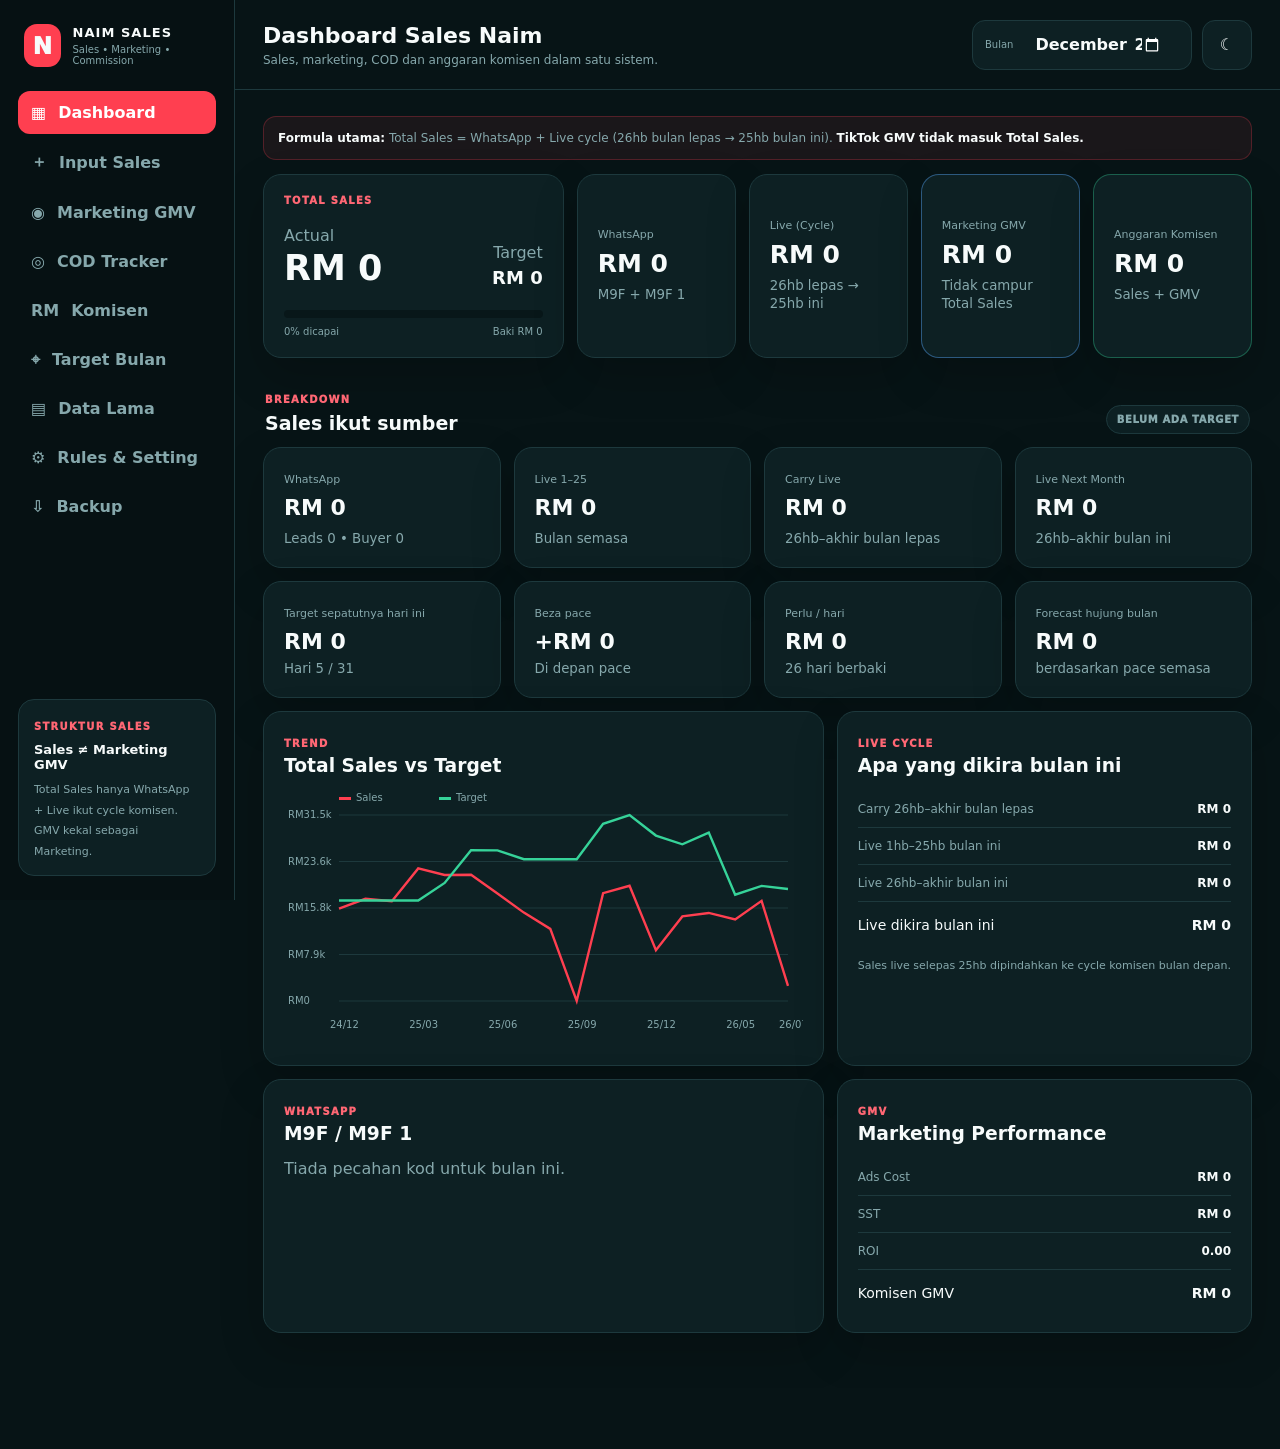
<file: index.html>
<!doctype html>
<html lang="ms">
<head>
  <meta charset="utf-8">
  <meta name="viewport" content="width=device-width,initial-scale=1">
  <title>Naim Sales Performance</title>
  <meta http-equiv="refresh" content="0;url=app.html">
</head>
<body>
  <p>Membuka dashboard… <a href="app.html">Klik sini</a></p>
</body>
</html>
</file>
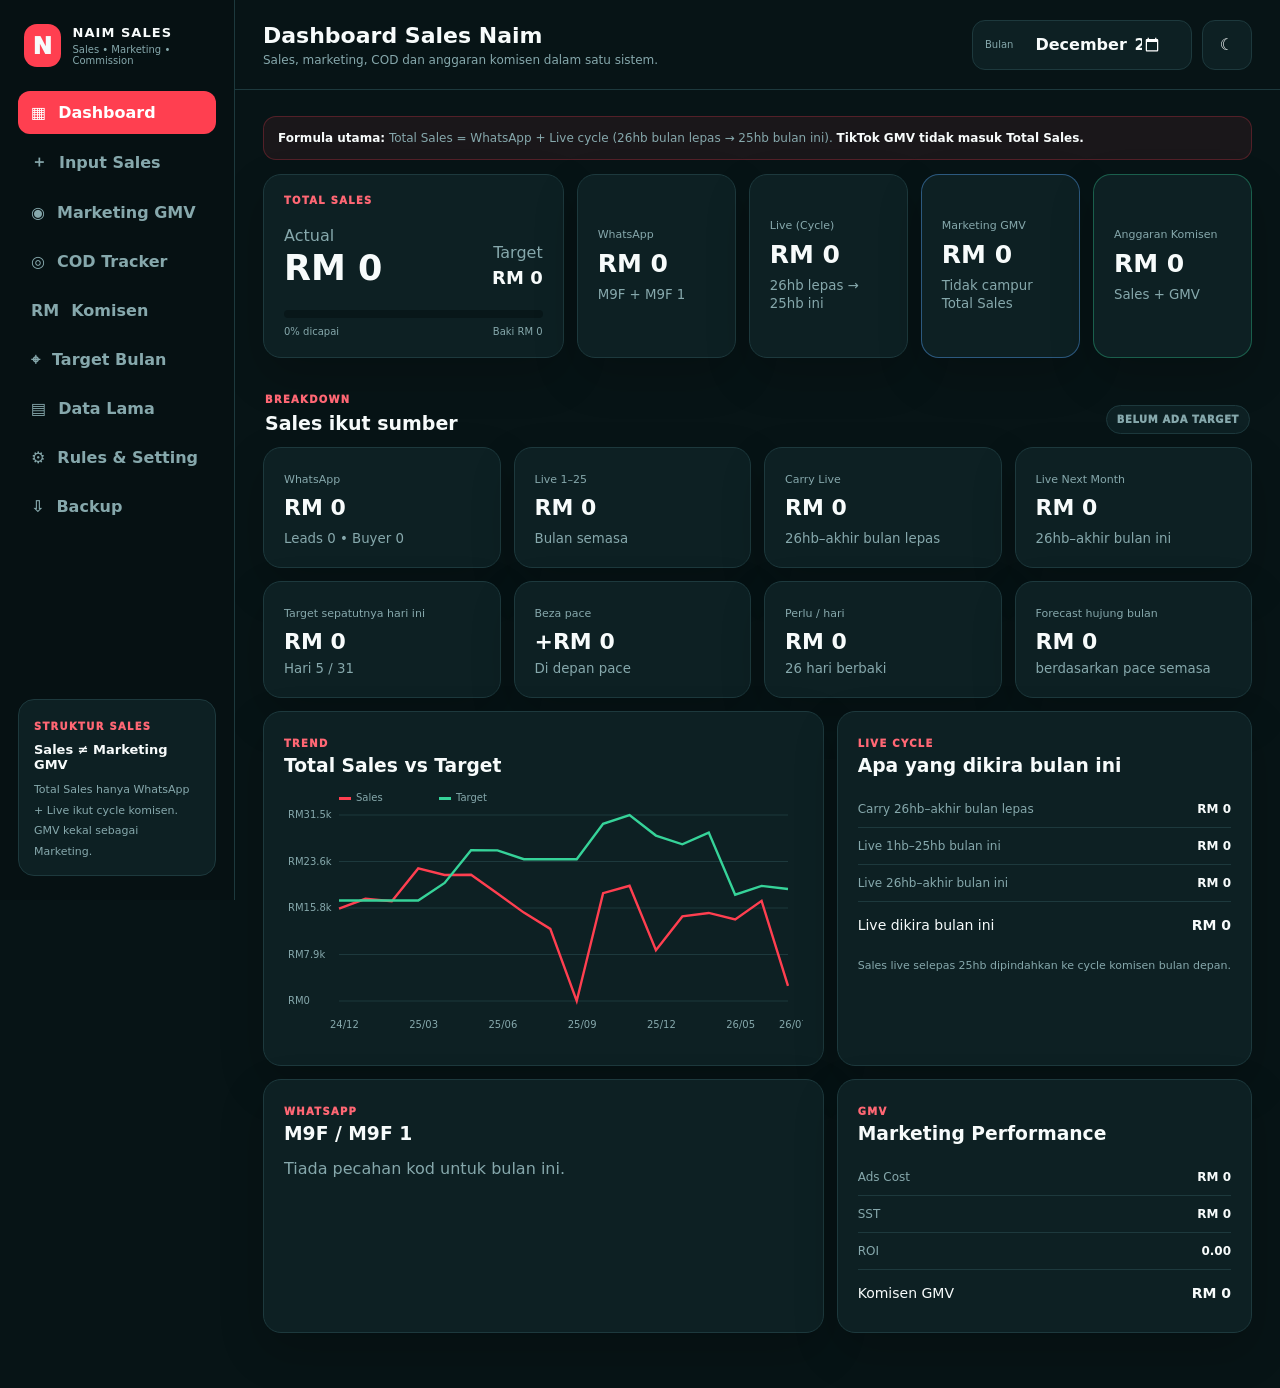
<file: app.html>
<!doctype html>
<html lang="ms">
<head>
  <meta charset="utf-8">
  <meta name="viewport" content="width=device-width,initial-scale=1">
  <meta name="theme-color" content="#071416">
  <title>Naim Sales Performance V2</title>
  <link rel="stylesheet" href="css/style.css">
</head>
<body>
<div class="app">
  <aside class="sidebar">
    <div class="brand">
      <div class="brand-logo">N</div>
      <div><strong>NAIM SALES</strong><span>Sales • Marketing • Commission</span></div>
    </div>

    <nav>
      <button class="nav active" data-page="dashboard">▦ <span>Dashboard</span></button>
      <button class="nav" data-page="input">＋ <span>Input Sales</span></button>
      <button class="nav" data-page="gmv">◉ <span>Marketing GMV</span></button>
      <button class="nav" data-page="cod">◎ <span>COD Tracker</span></button>
      <button class="nav" data-page="commission">RM <span>Komisen</span></button>
      <button class="nav" data-page="target">⌖ <span>Target Bulan</span></button>
      <button class="nav" data-page="history">▤ <span>Data Lama</span></button>
      <button class="nav" data-page="settings">⚙ <span>Rules & Setting</span></button>
      <button class="nav" data-page="backup">⇩ <span>Backup</span></button>
    </nav>

    <div class="side-note">
      <span>STRUKTUR SALES</span>
      <strong>Sales ≠ Marketing GMV</strong>
      <small>Total Sales hanya WhatsApp + Live ikut cycle komisen. GMV kekal sebagai Marketing.</small>
    </div>
  </aside>

  <main>
    <header class="topbar">
      <div>
        <h1 id="pageTitle">Dashboard Sales Naim</h1>
        <p id="pageSub">Sales, marketing, COD dan anggaran komisen dalam satu sistem.</p>
      </div>
      <div class="top-actions">
        <label class="month-picker"><span>Bulan</span><input type="month" id="monthPicker"></label>
        <button class="icon" id="themeBtn" title="Tukar tema">☾</button>
      </div>
    </header>

    <section class="page active" id="page-dashboard">
      <div class="notice">
        <strong>Formula utama:</strong>
        Total Sales = WhatsApp + Live cycle (26hb bulan lepas → 25hb bulan ini).
        <b>TikTok GMV tidak masuk Total Sales.</b>
      </div>

      <div class="kpi-grid">
        <article class="card hero">
          <div class="eyebrow">TOTAL SALES</div>
          <div class="hero-row">
            <div><span class="muted">Actual</span><strong id="dTotalSales">RM 0</strong></div>
            <div class="right"><span class="muted">Target</span><b id="dTarget">RM 0</b></div>
          </div>
          <div class="progress"><i id="dProgress"></i></div>
          <div class="meta"><span id="dAchievement">0%</span><span id="dBalance">Baki RM 0</span></div>
        </article>
        <article class="card metric"><span>WhatsApp</span><strong id="dWhatsapp">RM 0</strong><small id="dWhatsappSub">M9F + M9F 1</small></article>
        <article class="card metric"><span>Live (Cycle)</span><strong id="dLive">RM 0</strong><small id="dLiveSub">26hb lepas → 25hb ini</small></article>
        <article class="card metric marketing"><span>Marketing GMV</span><strong id="dGmv">RM 0</strong><small id="dGmvSub">Tidak campur Total Sales</small></article>
        <article class="card metric commission"><span>Anggaran Komisen</span><strong id="dCommission">RM 0</strong><small id="dCommissionSub">Sales + GMV</small></article>
      </div>

      <div class="section-title">
        <div><span class="eyebrow">BREAKDOWN</span><h2>Sales ikut sumber</h2></div>
        <span id="paceBadge" class="badge neutral">BELUM ADA TARGET</span>
      </div>
      <div class="source-grid" id="sourceCards"></div>

      <div class="mini-grid">
        <article class="card mini"><span>Target sepatutnya hari ini</span><strong id="paceExpected">RM 0</strong><small id="paceExpectedSub">—</small></article>
        <article class="card mini"><span>Beza pace</span><strong id="paceDiff">RM 0</strong><small id="paceDiffSub">—</small></article>
        <article class="card mini"><span>Perlu / hari</span><strong id="paceNeed">RM 0</strong><small id="paceNeedSub">—</small></article>
        <article class="card mini"><span>Forecast hujung bulan</span><strong id="paceForecast">RM 0</strong><small>berdasarkan pace semasa</small></article>
      </div>

      <div class="two-col">
        <article class="card chart-card">
          <div class="card-head"><div><span class="eyebrow">TREND</span><h3>Total Sales vs Target</h3></div></div>
          <canvas id="salesChart" height="250"></canvas>
        </article>
        <article class="card">
          <div class="card-head"><div><span class="eyebrow">LIVE CYCLE</span><h3>Apa yang dikira bulan ini</h3></div></div>
          <div class="calc-list">
            <div><span>Carry 26hb–akhir bulan lepas</span><b id="liveCarry">RM 0</b></div>
            <div><span>Live 1hb–25hb bulan ini</span><b id="liveCurrent">RM 0</b></div>
            <div><span>Live 26hb–akhir bulan ini</span><b id="liveNext">RM 0</b></div>
            <div class="total"><span>Live dikira bulan ini</span><b id="liveCycleTotal">RM 0</b></div>
          </div>
          <p class="hint">Sales live selepas 25hb dipindahkan ke cycle komisen bulan depan.</p>
        </article>
      </div>

      <div class="two-col">
        <article class="card">
          <div class="card-head"><div><span class="eyebrow">WHATSAPP</span><h3>M9F / M9F 1</h3></div></div>
          <div id="wsCodeBreakdown" class="rows"></div>
        </article>
        <article class="card">
          <div class="card-head"><div><span class="eyebrow">GMV</span><h3>Marketing Performance</h3></div></div>
          <div class="calc-list">
            <div><span>Ads Cost</span><b id="gmvAds">RM 0</b></div>
            <div><span>SST</span><b id="gmvSst">RM 0</b></div>
            <div><span>ROI</span><b id="gmvRoi">0.00</b></div>
            <div class="total"><span>Komisen GMV</span><b id="gmvCommission">RM 0</b></div>
          </div>
        </article>
      </div>
    </section>

    <section class="page" id="page-input">
      <div class="section-title"><div><span class="eyebrow">INPUT</span><h2>Sales WhatsApp & Live</h2></div></div>
      <div class="two-col">
        <article class="card form-card">
          <div class="card-head"><div><span class="eyebrow">WHATSAPP</span><h3>Tambah Sales WhatsApp</h3></div></div>
          <form id="wsForm">
            <div class="form-grid">
              <label>Tarikh<input id="wsDate" type="date" required></label>
              <label>Kod<select id="wsCode"><option>M9F</option><option>M9F 1</option></select></label>
              <label>Sales (RM)<input id="wsSales" type="number" min="0" step="0.01" required></label>
              <label>Leads<input id="wsLeads" type="number" min="0" step="1" value="0"></label>
              <label>Buyer<input id="wsBuyer" type="number" min="0" step="1" value="0"></label>
              <label>Nota<input id="wsNote" type="text" placeholder="Optional"></label>
            </div>
            <button class="primary" type="submit">Simpan WhatsApp</button>
          </form>
        </article>

        <article class="card form-card">
          <div class="card-head"><div><span class="eyebrow">LIVE</span><h3>Tambah Sales Live</h3></div></div>
          <form id="liveForm">
            <div class="form-grid">
              <label>Tarikh<input id="liveDate" type="date" required></label>
              <label>Live<select id="liveSource"><option>TikTok HQ</option><option>TikTok Solusi</option><option>Lain-lain Live</option></select></label>
              <label>Sales (RM)<input id="liveSales" type="number" min="0" step="0.01" required></label>
              <label>Masa<input id="liveTime" type="text" placeholder="cth 20:30 - 22:30"></label>
              <label class="full">Nota<input id="liveNote" type="text" placeholder="Optional"></label>
            </div>
            <button class="primary" type="submit">Simpan Live</button>
          </form>
        </article>
      </div>

      <article class="card table-card top-gap">
        <div class="card-head"><div><span class="eyebrow">REKOD BARU</span><h3>WhatsApp & Live — bulan dipilih</h3></div></div>
        <div class="table-wrap">
          <table><thead><tr><th>Tarikh</th><th>Jenis</th><th>Sumber/Kod</th><th>Sales</th><th>Leads</th><th>Buyer</th><th></th></tr></thead><tbody id="salesEntryBody"></tbody></table>
        </div>
      </article>
    </section>

    <section class="page" id="page-gmv">
      <div class="two-col">
        <article class="card form-card">
          <div class="card-head"><div><span class="eyebrow">MARKETING</span><h2>Input TikTok GMV</h2></div></div>
          <form id="gmvForm">
            <div class="form-grid">
              <label>Tarikh<input id="gmvDate" type="date" required></label>
              <label>Total Sales GMV (RM)<input id="gmvSales" type="number" min="0" step="0.01" required></label>
              <label>Kos Ads sebelum SST (RM)<input id="gmvCost" type="number" min="0" step="0.01" required></label>
              <label>Nota<input id="gmvNote" type="text" placeholder="Optional"></label>
            </div>
            <div class="preview" id="gmvPreview">Masukkan sales + cost untuk lihat ROI.</div>
            <button class="primary" type="submit">Simpan GMV</button>
          </form>
        </article>

        <article class="card">
          <div class="card-head"><div><span class="eyebrow">RULE</span><h3>Formula GMV</h3></div></div>
          <div class="formula-box">
            <code>ROI = Sales Harian ÷ (Kos Ads + SST)</code>
            <code>ROI ≥ 5 → 2%</code>
            <code>ROI &lt; 5 → 1% *</code>
          </div>
          <p class="hint">* Penerangan asal menyebut “5 ke atas = 2%, 4 ke bawah = 1%”. Untuk elak gap 4.01–4.99, sistem sementara guna 1% apabila ROI &lt; 5. Boleh ubah di Rules & Setting.</p>
        </article>
      </div>

      <article class="card table-card top-gap">
        <div class="card-head"><div><span class="eyebrow">DAILY ROI</span><h3>GMV Bulan Dipilih</h3></div></div>
        <div class="table-wrap">
          <table><thead><tr><th>Tarikh</th><th>Sales GMV</th><th>Ads</th><th>SST</th><th>Cost + SST</th><th>ROI</th><th>Rate</th><th>Komisen</th><th></th></tr></thead><tbody id="gmvBody"></tbody></table>
        </div>
      </article>
    </section>

    <section class="page" id="page-cod">
      <div class="two-col">
        <article class="card form-card">
          <div class="card-head"><div><span class="eyebrow">COD</span><h2>Tambah COD Follow-up</h2></div></div>
          <form id="codForm">
            <div class="form-grid">
              <label>Tarikh Submit<input id="codDate" type="date" required></label>
              <label>Kod<select id="codCode"><option>M9F</option><option>M9F 1</option></select></label>
              <label>No. COD / Order<input id="codRef" type="text" required placeholder="Nombor COD"></label>
              <label>Customer<input id="codCustomer" type="text" placeholder="Nama customer"></label>
              <label>No. Telefon<input id="codPhone" type="text" placeholder="Optional"></label>
              <label>Nilai COD (RM)<input id="codAmount" type="number" min="0" step="0.01"></label>
              <label>Tarikh Follow-up<input id="codFollow" type="date"></label>
              <label>Status<select id="codStatus"><option>Pending</option><option>Settled</option><option>Return</option></select></label>
              <label class="full">Nota<input id="codNote" type="text" placeholder="Apa yang perlu follow up"></label>
            </div>
            <button class="primary" type="submit">Simpan COD</button>
          </form>
        </article>

        <article class="card">
          <div class="card-head"><div><span class="eyebrow">STATUS</span><h3>Ringkasan COD</h3></div></div>
          <div class="mini-grid two">
            <div class="small-stat"><span>Pending</span><b id="codPending">0</b></div>
            <div class="small-stat"><span>Settled</span><b id="codSettled">0</b></div>
            <div class="small-stat"><span>Return</span><b id="codReturn">0</b></div>
            <div class="small-stat"><span>Nilai Pending</span><b id="codPendingValue">RM 0</b></div>
          </div>
          <p class="hint">COD disimpan sebagai rekod customer/order, bukan dicampur ke Total Sales secara automatik.</p>
        </article>
      </div>

      <article class="card table-card top-gap">
        <div class="card-head">
          <div><span class="eyebrow">FOLLOW-UP</span><h3>Senarai COD</h3></div>
          <select id="codFilter"><option value="all">Semua Status</option><option>Pending</option><option>Settled</option><option>Return</option></select>
        </div>
        <div class="table-wrap">
          <table><thead><tr><th>Submit</th><th>Kod</th><th>No. COD</th><th>Customer</th><th>Telefon</th><th>Nilai</th><th>Follow-up</th><th>Status</th><th></th></tr></thead><tbody id="codBody"></tbody></table>
        </div>
      </article>
    </section>

    <section class="page" id="page-commission">
      <div class="commission-grid">
        <article class="card">
          <div class="eyebrow">WHATSAPP + LIVE</div><h2>Komisen Sales</h2>
          <div class="calc-list">
            <div><span>Sales WhatsApp</span><b id="cWs">RM 0</b></div>
            <div><span>Live 1–25 bulan ini</span><b id="cLiveCurrent">RM 0</b></div>
            <div><span>Carry live 26–akhir bulan lepas</span><b id="cLiveCarry">RM 0</b></div>
            <div><span>Total Sales dikira</span><b id="cSalesTotal">RM 0</b></div>
            <div class="minus"><span>Tolak kos ads tetap</span><b id="cAdsDeduct">- RM 1,000</b></div>
            <div><span>Commissionable Base</span><b id="cBase">RM 0</b></div>
            <div class="total"><span>Komisen <i id="cRateLabel">4%</i></span><b id="cWsLiveCommission">RM 0</b></div>
          </div>
        </article>

        <article class="card">
          <div class="eyebrow">TIKTOK GMV</div><h2>Komisen Marketing</h2>
          <div class="calc-list">
            <div><span>Total GMV Sales</span><b id="cGmvSales">RM 0</b></div>
            <div><span>Total Ads</span><b id="cGmvAds">RM 0</b></div>
            <div><span>Total SST</span><b id="cGmvSst">RM 0</b></div>
            <div><span>ROI keseluruhan</span><b id="cGmvRoi">0.00</b></div>
            <div class="total"><span>Komisen GMV (daily)</span><b id="cGmvCommission">RM 0</b></div>
          </div>
        </article>

        <article class="card grand-card">
          <div class="eyebrow">ANGGARAN</div><h2>Total Komisen Bulan</h2>
          <strong id="cGrand">RM 0</strong>
          <p>Komisen Sales + Komisen GMV berdasarkan rules semasa.</p>
        </article>
      </div>

      <article class="card table-card top-gap">
        <div class="card-head"><div><span class="eyebrow">GMV DAILY</span><h3>Kenapa komisen GMV jadi angka ini?</h3></div></div>
        <div class="table-wrap">
          <table><thead><tr><th>Tarikh</th><th>Sales</th><th>Cost + SST</th><th>ROI</th><th>Rate</th><th>Komisen</th></tr></thead><tbody id="commissionGmvBody"></tbody></table>
        </div>
      </article>
    </section>

    <section class="page" id="page-target">
      <article class="card form-card">
        <div class="card-head"><div><span class="eyebrow">TARGET SALES</span><h2>Set Target Bulanan</h2></div><strong class="target-total" id="targetSalesTotal">RM 0</strong></div>
        <form id="targetForm">
          <div class="target-grid">
            <label>WhatsApp<input id="tWhatsapp" type="number" min="0" step="0.01"></label>
            <label>Live TikTok HQ<input id="tLiveHQ" type="number" min="0" step="0.01"></label>
            <label>Live TikTok Solusi<input id="tLiveSolusi" type="number" min="0" step="0.01"></label>
            <label class="marketing-field">GMV Marketing (asing)<input id="tGmv" type="number" min="0" step="0.01"></label>
          </div>
          <div class="button-row"><button class="primary" type="submit">Simpan Target</button><button class="secondary" id="targetReset" type="button">Guna Target Asal Excel</button></div>
        </form>
      </article>
      <div class="checkpoint-grid">
        <article class="card checkpoint"><span>25% Sales Target</span><b id="cp25">RM 0</b></article>
        <article class="card checkpoint"><span>50%</span><b id="cp50">RM 0</b></article>
        <article class="card checkpoint"><span>75%</span><b id="cp75">RM 0</b></article>
        <article class="card checkpoint"><span>100%</span><b id="cp100">RM 0</b></article>
      </div>
    </section>

    <section class="page" id="page-history">
      <div class="section-title">
        <div><span class="eyebrow">FORECAST SALES NAIM.XLSX</span><h2>Data Lama — dengan Live, GMV & Komisen</h2></div>
        <select id="historyYear"><option value="all">Semua Tahun</option></select>
      </div>
      <article class="card table-card">
        <div class="table-wrap">
          <table class="wide"><thead><tr>
            <th>Bulan</th><th>Target Sales</th><th>WhatsApp</th><th>Live Cycle</th><th>Total Sales</th><th>GMV Marketing</th><th>ROI GMV</th><th>Komisen Sales</th><th>Komisen GMV</th><th>Total Komisen</th>
          </tr></thead><tbody id="historyBody"></tbody></table>
        </div>
        <p class="footnote">Untuk bulan yang sheet lama belum mempunyai pecahan Live/GMV, ruangan tersebut akan kosong/0. GMV tidak ditambah kepada Total Sales.</p>
      </article>
    </section>

    <section class="page" id="page-settings">
      <article class="card form-card settings-card">
        <div class="card-head"><div><span class="eyebrow">FORMULA</span><h2>Rules & Commission Setting</h2></div></div>
        <form id="settingsForm">
          <div class="setting-grid">
            <label>Komisen WhatsApp + Live (%)<input id="sWsLiveRate" type="number" min="0" step="0.1"></label>
            <label>Tolak kos ads tetap (RM)<input id="sAdsDeduction" type="number" min="0" step="1"></label>
            <label>SST Ads (%)<input id="sSstRate" type="number" min="0" step="0.1"></label>
            <label>ROI threshold untuk rate tinggi<input id="sRoiThreshold" type="number" min="0" step="0.1"></label>
            <label>GMV rate rendah (%)<input id="sLowRate" type="number" min="0" step="0.1"></label>
            <label>GMV rate tinggi (%)<input id="sHighRate" type="number" min="0" step="0.1"></label>
          </div>
          <button class="primary" type="submit">Simpan Rules</button>
        </form>
        <div class="rule-summary" id="ruleSummary"></div>
      </article>
    </section>

    <section class="page" id="page-backup">
      <div class="backup-grid">
        <article class="card"><span class="eyebrow">EXPORT</span><h2>Backup Data Baru</h2><p class="muted">Backup semua input, COD, target override dan settings.</p><button class="primary" id="exportBtn">Download JSON</button></article>
        <article class="card"><span class="eyebrow">IMPORT</span><h2>Restore Backup</h2><p class="muted">Pilih fail JSON yang pernah diexport daripada sistem ini.</p><input type="file" id="importFile" accept=".json,application/json"></article>
        <article class="card danger-card"><span class="eyebrow">RESET</span><h2>Padam Data Tempatan</h2><p class="muted">Data sejarah Excel tidak akan hilang.</p><button class="danger" id="clearBtn">Padam Input Baru</button></article>
      </div>
    </section>
  </main>
</div>
<div class="toast" id="toast"></div>
<script src="js/historical-data.js"></script>
<script src="js/app.js"></script>
</body>
</html>
</file>
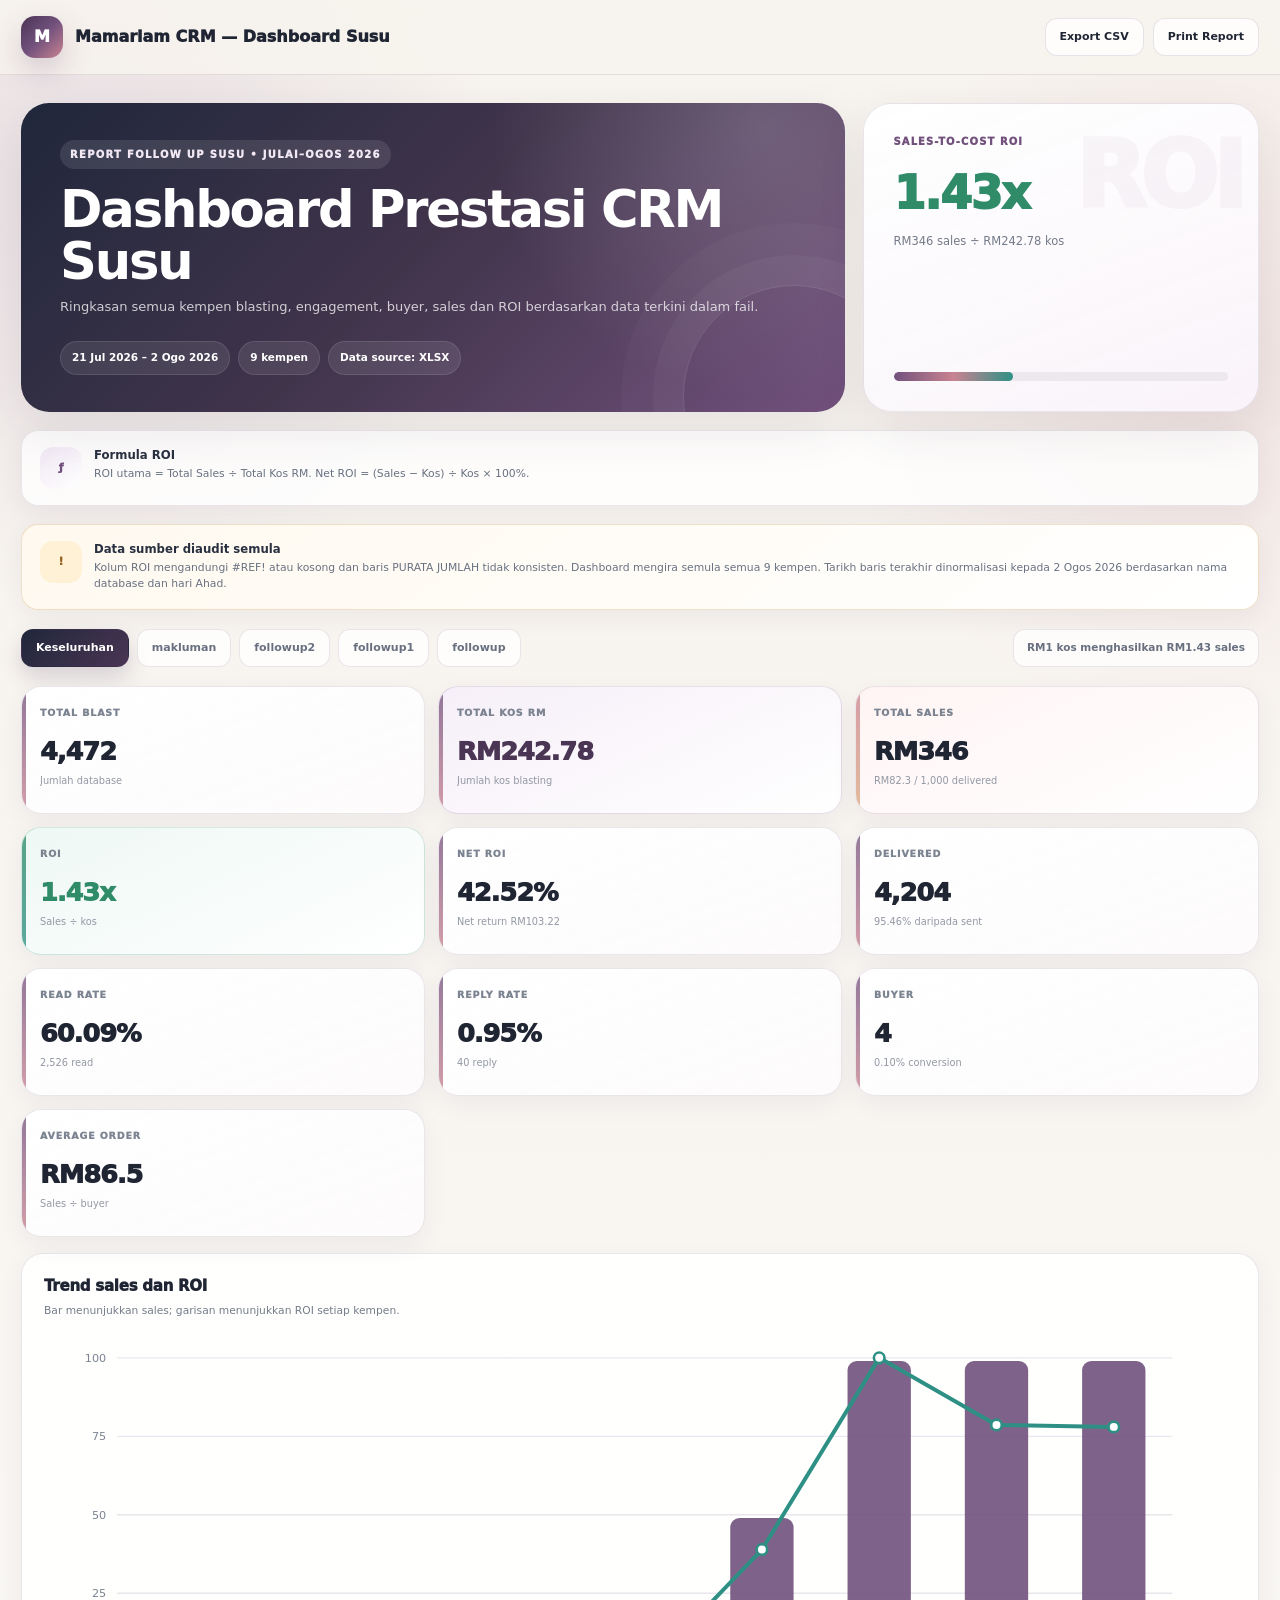
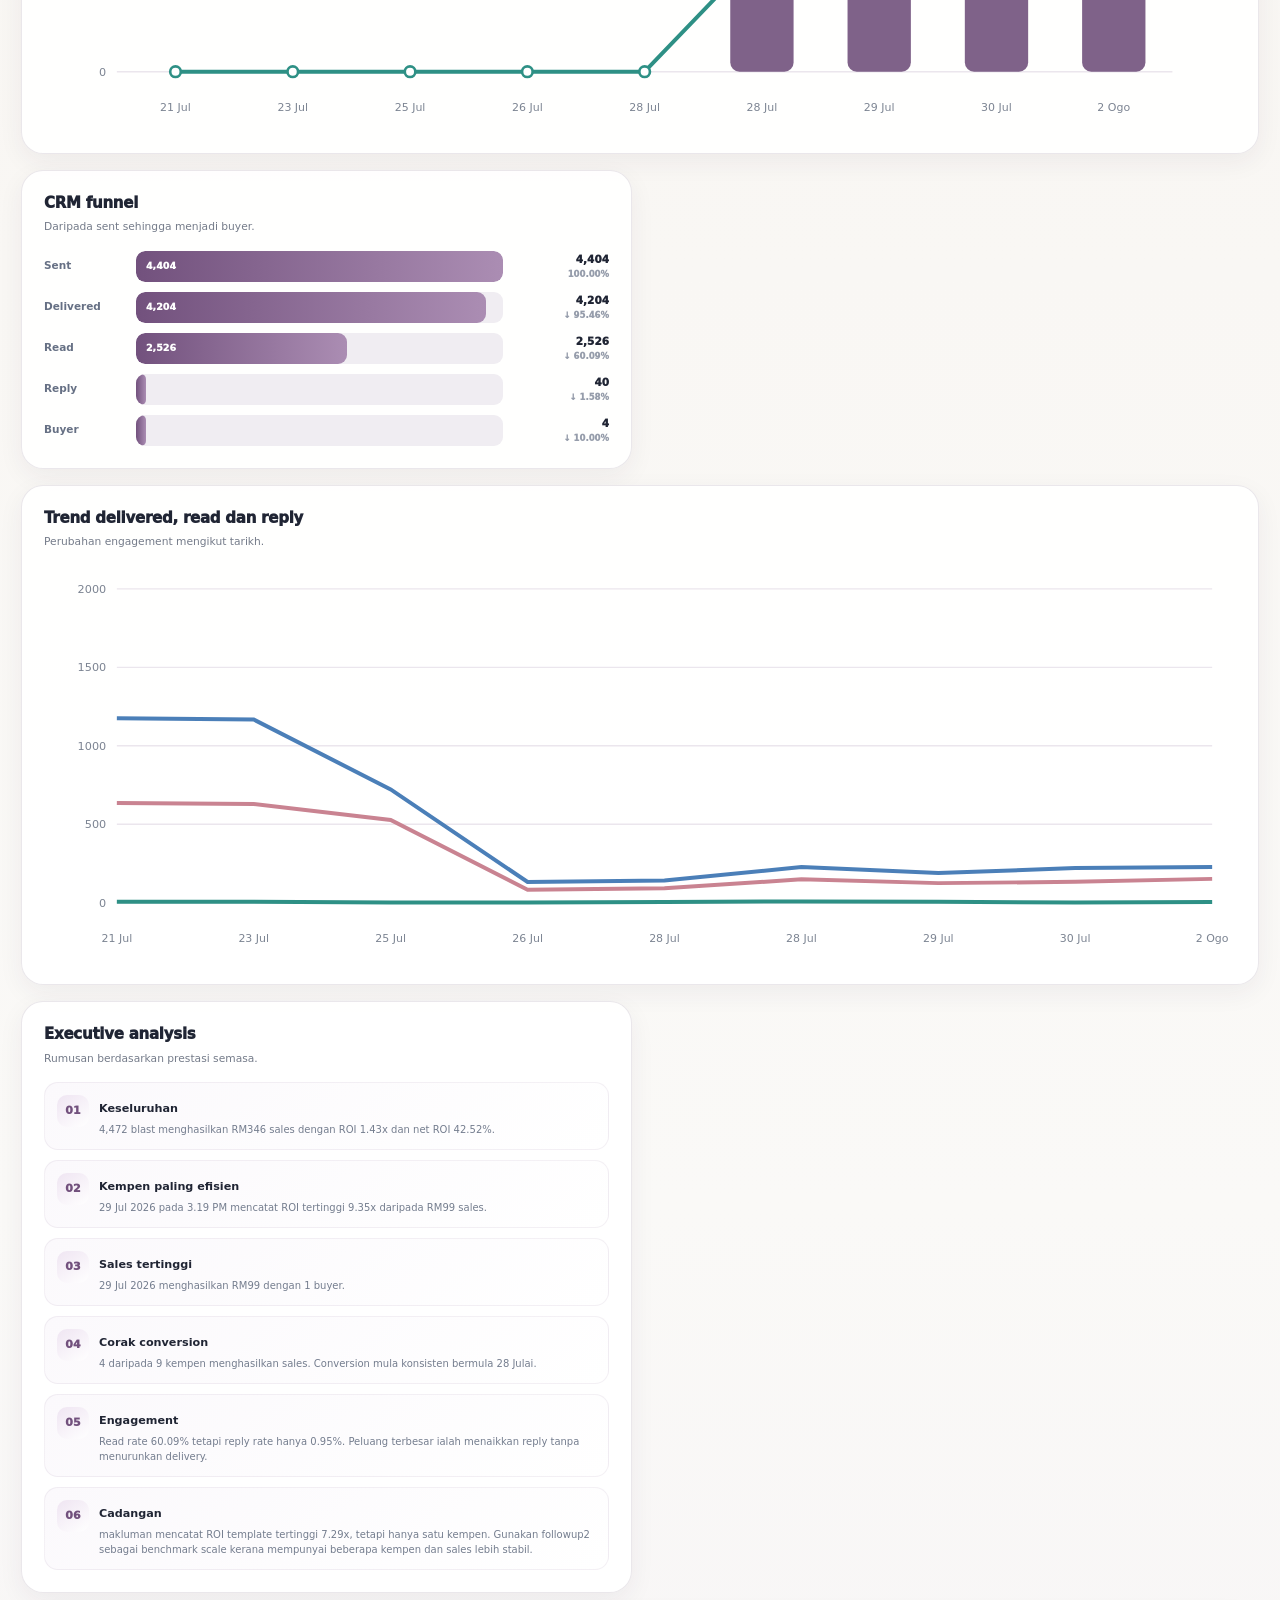
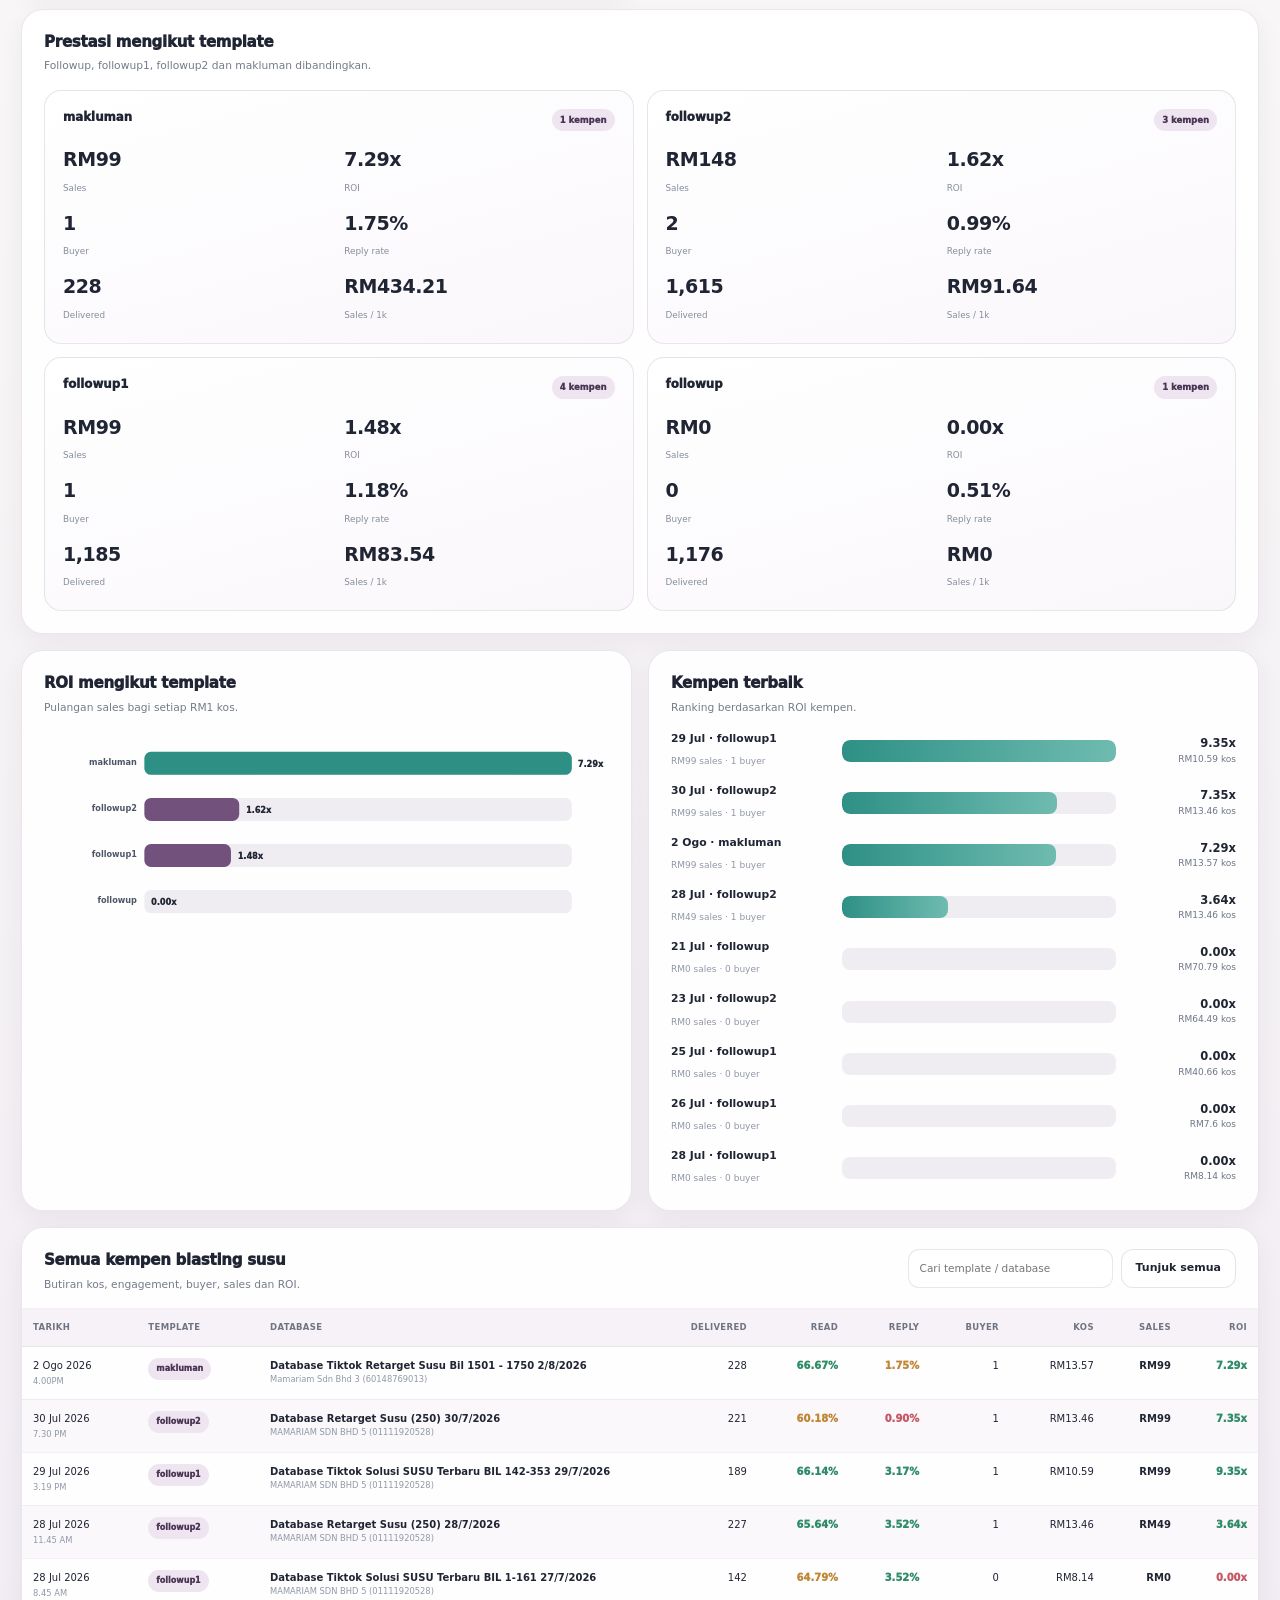
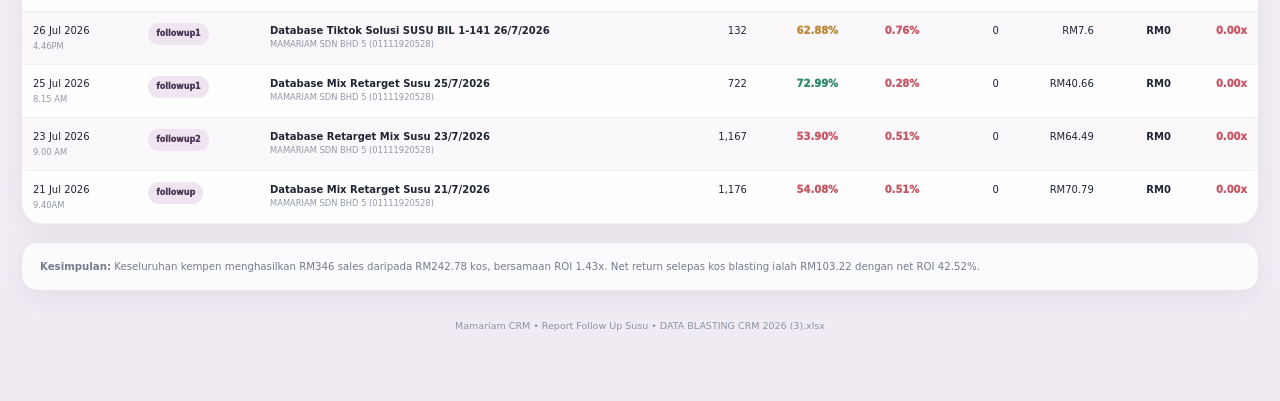
<file: susu-jun-2026.html>
<!doctype html>
<html lang="ms">
<head>
<meta charset="utf-8">
<meta name="viewport" content="width=device-width,initial-scale=1">
<meta name="theme-color" content="#3f2f49">
<title>Mamariam CRM — Dashboard Follow Up Susu</title>
<style>
:root{
 --bg:#f7f3ee;--bg2:#f0ebf3;--card:rgba(255,255,255,.92);--ink:#202534;--muted:#747b89;
 --line:rgba(82,60,94,.12);--navy:#20273b;--plum:#72517d;--plum2:#ab8db3;--rose:#c98391;
 --teal:#2e9085;--blue:#4b7fb8;--green:#2f8b68;--amber:#bf8737;--red:#c55a66;
 --shadow:0 18px 50px rgba(55,42,72,.09);--soft:0 8px 26px rgba(55,42,72,.06)
}
*{box-sizing:border-box}html{scroll-behavior:smooth}
body{
 margin:0;color:var(--ink);font-family:Inter,ui-sans-serif,system-ui,-apple-system,"Segoe UI",sans-serif;line-height:1.5;
 background:
 radial-gradient(circle at 8% 4%,rgba(171,141,179,.22),transparent 25rem),
 radial-gradient(circle at 94% 7%,rgba(201,131,145,.15),transparent 23rem),
 linear-gradient(180deg,var(--bg),#faf9f7 54%,var(--bg2));
}
button,input{font:inherit}.top{position:sticky;top:0;z-index:30;background:rgba(247,243,238,.84);backdrop-filter:blur(18px);border-bottom:1px solid var(--line)}
.topin,.wrap{width:min(1480px,calc(100% - 42px));margin:auto}.topin{min-height:74px;display:flex;align-items:center;justify-content:space-between;gap:16px}
.brand{display:flex;align-items:center;gap:12px;font-weight:950}.mark{width:42px;height:42px;border-radius:14px;display:grid;place-items:center;color:#fff;background:linear-gradient(135deg,#4a3554,var(--plum),var(--rose));box-shadow:0 12px 28px rgba(114,81,125,.25)}
.actions{display:flex;gap:9px}.btn{border:1px solid rgba(114,81,125,.16);background:rgba(255,255,255,.82);color:var(--ink);padding:10px 14px;border-radius:12px;font-size:11px;font-weight:850;cursor:pointer}
.wrap{padding:28px 0 68px}.hero{display:grid;grid-template-columns:1.35fr .65fr;gap:18px}.hero-main,.hero-side{border-radius:28px;overflow:hidden;box-shadow:var(--shadow)}
.hero-main{position:relative;padding:37px 39px;color:#fff;background:radial-gradient(circle at 90% 8%,rgba(255,255,255,.17),transparent 17rem),linear-gradient(135deg,#20273b,#40344b 48%,#72517d)}
.hero-main:after{content:"";position:absolute;width:220px;height:220px;right:-60px;bottom:-95px;border-radius:50%;border:1px solid rgba(255,255,255,.13);box-shadow:0 0 0 30px rgba(255,255,255,.035),0 0 0 62px rgba(255,255,255,.022)}
.eyebrow{position:relative;z-index:1;display:inline-flex;padding:7px 10px;border-radius:999px;background:rgba(255,255,255,.10);font-size:10px;text-transform:uppercase;letter-spacing:.13em;font-weight:950;color:#f1e8f4}
h1{position:relative;z-index:1;margin:14px 0 10px;font-size:clamp(35px,4vw,58px);line-height:1.02;letter-spacing:-2.2px}.hero-copy{position:relative;z-index:1;max-width:850px;color:rgba(255,255,255,.76);font-size:13px}
.pills{position:relative;z-index:1;display:flex;flex-wrap:wrap;gap:8px;margin-top:24px}.pill{padding:8px 11px;border-radius:999px;background:rgba(255,255,255,.09);border:1px solid rgba(255,255,255,.10);font-size:10.5px;font-weight:850}
.hero-side{position:relative;padding:30px;background:linear-gradient(160deg,rgba(255,255,255,.98),rgba(249,244,250,.94));border:1px solid var(--line);display:flex;flex-direction:column;justify-content:space-between}
.hero-side:after{content:"ROI";position:absolute;right:18px;top:4px;font-size:92px;font-weight:950;letter-spacing:-6px;color:rgba(114,81,125,.045)}
.side-label{position:relative;z-index:1;font-size:10px;text-transform:uppercase;letter-spacing:.11em;color:var(--plum);font-weight:950}.side-value{position:relative;z-index:1;margin:10px 0 5px;font-size:46px;font-weight:950;letter-spacing:-1.5px;color:var(--green)}
.side-copy{position:relative;z-index:1;font-size:11.5px;color:var(--muted)}.progress{position:relative;z-index:1;height:9px;background:#ece8ee;border-radius:999px;overflow:hidden}.progress span{display:block;height:100%;border-radius:999px;background:linear-gradient(90deg,var(--plum),var(--rose),var(--teal))}
.notice{display:grid;grid-template-columns:42px 1fr;gap:12px;padding:16px 18px;background:rgba(255,255,255,.80);border:1px solid var(--line);border-radius:17px;margin:18px 0;color:#687181;font-size:10.8px;box-shadow:var(--soft)}
.notice-icon{width:42px;height:42px;border-radius:13px;background:linear-gradient(145deg,#f0e7f3,#fff);color:var(--plum);display:grid;place-items:center;font-weight:950}.notice strong{display:block;color:#293040;font-size:11.7px;margin-bottom:2px}
.warning{border-color:rgba(191,135,55,.25);background:linear-gradient(145deg,#fff9ef,#fff)}.warning .notice-icon{background:#fff1d6;color:#966525}
.controls{display:flex;justify-content:space-between;align-items:center;gap:14px;margin:19px 0}.filters{display:flex;gap:8px;flex-wrap:wrap}.filter{border:1px solid rgba(114,81,125,.14);background:rgba(255,255,255,.78);color:#687080;border-radius:12px;padding:10px 14px;font-size:11px;font-weight:850;cursor:pointer}.filter.active{background:linear-gradient(135deg,var(--navy),#4a3554);color:#fff;border-color:transparent;box-shadow:0 10px 22px rgba(76,53,88,.19)}
.formula{padding:10px 13px;border-radius:12px;background:rgba(255,255,255,.76);border:1px solid var(--line);font-size:10.5px;font-weight:850;color:#687080}
.kpis{display:grid;grid-template-columns:repeat(5,minmax(0,1fr));gap:13px}.kpi{position:relative;min-width:0;min-height:128px;padding:19px 18px;border-radius:20px;background:linear-gradient(160deg,rgba(255,255,255,.98),rgba(253,251,252,.93));border:1px solid var(--line);box-shadow:var(--soft);overflow:hidden}
.kpi:before{content:"";position:absolute;left:0;top:0;bottom:0;width:4px;background:linear-gradient(180deg,var(--plum),var(--rose));opacity:.78}.kl{font-size:9.5px;text-transform:uppercase;letter-spacing:.09em;color:#7c8492;font-weight:950;white-space:nowrap}.kv{margin:12px 0 3px;font-size:clamp(23px,2vw,31px);font-weight:950;letter-spacing:-1px;white-space:nowrap}.kn{font-size:9.8px;color:#9298a4;white-space:nowrap;overflow:hidden;text-overflow:ellipsis}
.kpi.roi{background:linear-gradient(155deg,#eef8f4,#fff);border-color:rgba(47,139,104,.18)}.kpi.roi:before{background:linear-gradient(180deg,var(--green),var(--teal))}.kpi.roi .kv{color:var(--green)}
.kpi.cost{background:linear-gradient(155deg,#f6eff8,#fff);border-color:rgba(114,81,125,.16)}.kpi.cost .kv{color:#4a3554}.kpi.sales{background:linear-gradient(155deg,#fff4f4,#fff)}.kpi.sales:before{background:linear-gradient(180deg,var(--rose),#dcaa82)}
.grid{display:grid;grid-template-columns:repeat(12,1fr);gap:16px;margin-top:16px}.card{background:rgba(255,255,255,.91);border:1px solid var(--line);border-radius:22px;box-shadow:var(--soft);overflow:hidden}.s12{grid-column:span 12}.s8{grid-column:span 8}.s7{grid-column:span 7}.s6{grid-column:span 6}.s5{grid-column:span 5}.s4{grid-column:span 4}
.head{padding:21px 22px 0;display:flex;justify-content:space-between;align-items:flex-start;gap:14px}.title{margin:0;font-size:15px;font-weight:950;letter-spacing:-.25px}.sub{margin:5px 0 0;font-size:10.7px;color:var(--muted)}.body{padding:15px 22px 22px}.chart{min-height:285px}.chart svg{display:block;width:100%;height:auto}
.funnel{display:grid;gap:10px}.frow{display:grid;grid-template-columns:82px 1fr 96px;gap:10px;align-items:center}.flabel{font-size:10.5px;color:#667084;font-weight:850}.ftrack{height:31px;border-radius:9px;background:#f0edf2;overflow:hidden}.ffill{height:100%;border-radius:9px;background:linear-gradient(90deg,var(--plum),var(--plum2));color:#fff;display:flex;align-items:center;padding-left:10px;font-size:9.5px;font-weight:950;min-width:2px}.fvalue{text-align:right;font-size:10.5px;font-weight:950}.frate{display:block;color:#969dab;font-size:8.5px}
.analysis{display:grid;gap:10px}.aitem{display:grid;grid-template-columns:32px 1fr;gap:10px;padding:12px;border-radius:14px;background:linear-gradient(145deg,#fbf9fc,#fff);border:1px solid rgba(114,81,125,.08)}.aicon{width:32px;height:32px;border-radius:10px;background:linear-gradient(145deg,#efe5f2,#fff);color:var(--plum);display:grid;place-items:center;font-size:11px;font-weight:950}.aitem strong{font-size:11.2px}.aitem p{margin:3px 0 0;color:#747d8e;font-size:10px}
.template-grid{display:grid;grid-template-columns:repeat(4,1fr);gap:13px}.template-card{padding:18px;border:1px solid var(--line);border-radius:17px;background:linear-gradient(165deg,#fff,#faf7fb)}.template-name{display:flex;justify-content:space-between;gap:10px;font-size:11.8px;font-weight:950;margin-bottom:14px}.badge{padding:5px 8px;border-radius:999px;background:#eee5f1;color:#4a3554;font-size:8.5px}.metrics{display:grid;grid-template-columns:1fr 1fr;gap:11px}.metrics strong{display:block;font-size:19px;letter-spacing:-.45px}.metrics span{font-size:8.8px;color:#858e9e}
.rank{display:grid;gap:12px}.rrow{display:grid;grid-template-columns:minmax(115px,1.1fr) minmax(130px,1.9fr) 108px;gap:12px;align-items:center}.rname{min-width:0}.rname strong{display:block;font-size:10.8px;white-space:nowrap;overflow:hidden;text-overflow:ellipsis}.rname span{font-size:9px;color:#9097a6}.rtrack{height:22px;border-radius:8px;background:#f0edf2;overflow:hidden}.rfill{height:100%;border-radius:8px;background:linear-gradient(90deg,var(--teal),#6fbbb0)}.rstat{text-align:right;font-size:9px;color:#6d7587}.rstat strong{display:block;font-size:11.5px;color:var(--ink)}
.table-tools{display:flex;gap:8px}.search{border:1px solid rgba(114,81,125,.14);background:#fff;border-radius:11px;padding:9px 11px;font-size:10.5px;width:205px;outline:none}.table-wrap{overflow:auto;max-height:520px;border-top:1px solid rgba(114,81,125,.08)}table{width:100%;border-collapse:collapse;font-size:10px}thead th{position:sticky;top:0;z-index:2;background:#f7f2f8;color:#6f7482;text-align:left;padding:12px 11px;border-bottom:1px solid var(--line);text-transform:uppercase;letter-spacing:.04em;font-size:8.5px;white-space:nowrap}tbody td{padding:11px;border-bottom:1px solid rgba(114,81,125,.075);vertical-align:top}tbody tr:nth-child(even){background:rgba(248,244,249,.52)}tbody tr:hover{background:#f4edf6}.right{text-align:right;white-space:nowrap}.database{max-width:270px}.database strong,.database small{display:block;white-space:nowrap;overflow:hidden;text-overflow:ellipsis}.database small{color:#9098a7}.tag{display:inline-flex;padding:5px 8px;border-radius:999px;background:#eee5f1;color:#4a3554;font-size:8px;font-weight:950}.good{color:var(--green);font-weight:950}.warn{color:var(--amber);font-weight:950}.bad{color:var(--red);font-weight:950}.note{margin-top:17px;padding:16px 18px;border-radius:16px;border:1px solid var(--line);background:rgba(255,255,255,.73);color:#737c8d;font-size:10.2px;box-shadow:var(--soft)}.footer{text-align:center;color:#8b93a2;font-size:9.5px;padding-top:28px}
@media(max-width:1300px){.kpis{grid-template-columns:repeat(3,1fr)}.template-grid{grid-template-columns:repeat(2,1fr)}.s8,.s7{grid-column:span 12}.s6,.s5,.s4{grid-column:span 6}}
@media(max-width:900px){.hero{grid-template-columns:1fr}.template-grid{grid-template-columns:1fr}.s6,.s5,.s4{grid-column:span 12}.controls{flex-direction:column;align-items:flex-start}}
@media(max-width:650px){.topin,.wrap{width:min(100% - 20px,1480px)}.brand-text{display:none}.actions .btn:first-child{display:none}.hero-main,.hero-side{padding:23px;border-radius:20px}h1{font-size:34px}.kpis{grid-template-columns:repeat(2,1fr)}.kpi{min-height:116px;padding:16px}.kv{font-size:22px}.chart{min-height:230px}.frow{grid-template-columns:64px 1fr 74px}.rrow{grid-template-columns:92px 1fr 75px}.search{width:135px}}
@media print{.top,.controls,.table-tools{display:none}.wrap{width:100%;padding:0}.card,.hero-main,.hero-side,.kpi,.notice,.note{box-shadow:none}.table-wrap{max-height:none;overflow:visible}}
</style>
</head>
<body>
<div class="top"><div class="topin">
 <div class="brand"><span class="mark">M</span><span class="brand-text">Mamariam CRM — Dashboard Susu</span></div>
 <div class="actions"><button class="btn" id="exportBtn">Export CSV</button><button class="btn" onclick="window.print()">Print Report</button></div>
</div></div>

<div class="wrap">
<section class="hero">
 <div class="hero-main">
  <div class="eyebrow">REPORT FOLLOW UP SUSU • JULAI–OGOS 2026</div>
  <h1>Dashboard Prestasi CRM Susu</h1>
  <div class="hero-copy">Ringkasan semua kempen blasting, engagement, buyer, sales dan ROI berdasarkan data terkini dalam fail.</div>
  <div class="pills"><span class="pill" id="periodPill">—</span><span class="pill" id="campaignPill">—</span><span class="pill">Data source: XLSX</span></div>
 </div>
 <div class="hero-side">
  <div><div class="side-label">Sales-to-cost ROI</div><div class="side-value" id="heroRoi">—</div><div class="side-copy" id="heroCopy">—</div></div>
  <div class="progress"><span id="roiBar"></span></div>
 </div>
</section>

<div class="notice">
 <div class="notice-icon">ƒ</div>
 <div><strong>Formula ROI</strong>ROI utama = Total Sales ÷ Total Kos RM. Net ROI = (Sales − Kos) ÷ Kos × 100%.</div>
</div>

<div class="notice warning">
 <div class="notice-icon">!</div>
 <div><strong>Data sumber diaudit semula</strong>Kolum ROI mengandungi #REF! atau kosong dan baris PURATA JUMLAH tidak konsisten. Dashboard mengira semula semua 9 kempen. Tarikh baris terakhir dinormalisasi kepada 2 Ogos 2026 berdasarkan nama database dan hari Ahad.</div>
</div>

<div class="controls">
 <div class="filters" id="filters"></div>
 <div class="formula">RM1 kos menghasilkan <span id="returnPerRm">—</span> sales</div>
</div>

<section class="kpis">
 <div class="kpi"><div class="kl">Total blast</div><div class="kv" id="kBlast">—</div><div class="kn">Jumlah database</div></div>
 <div class="kpi cost"><div class="kl">Total kos RM</div><div class="kv" id="kCost">—</div><div class="kn">Jumlah kos blasting</div></div>
 <div class="kpi sales"><div class="kl">Total sales</div><div class="kv" id="kSales">—</div><div class="kn" id="salesNote">—</div></div>
 <div class="kpi roi"><div class="kl">ROI</div><div class="kv" id="kRoi">—</div><div class="kn">Sales ÷ kos</div></div>
 <div class="kpi"><div class="kl">Net ROI</div><div class="kv" id="kNetRoi">—</div><div class="kn" id="netReturnNote">—</div></div>
 <div class="kpi"><div class="kl">Delivered</div><div class="kv" id="kDelivered">—</div><div class="kn" id="deliveryNote">—</div></div>
 <div class="kpi"><div class="kl">Read rate</div><div class="kv" id="kRead">—</div><div class="kn" id="readNote">—</div></div>
 <div class="kpi"><div class="kl">Reply rate</div><div class="kv" id="kReply">—</div><div class="kn" id="replyNote">—</div></div>
 <div class="kpi"><div class="kl">Buyer</div><div class="kv" id="kBuyer">—</div><div class="kn" id="buyerNote">—</div></div>
 <div class="kpi"><div class="kl">Average order</div><div class="kv" id="kAov">—</div><div class="kn">Sales ÷ buyer</div></div>
</section>

<section class="grid">
 <article class="card s7"><div class="head"><div><h2 class="title">Trend sales dan ROI</h2><p class="sub">Bar menunjukkan sales; garisan menunjukkan ROI setiap kempen.</p></div></div><div class="body"><div class="chart" id="salesChart"></div></div></article>
 <article class="card s5"><div class="head"><div><h2 class="title">CRM funnel</h2><p class="sub">Daripada sent sehingga menjadi buyer.</p></div></div><div class="body"><div class="funnel" id="funnel"></div></div></article>
 <article class="card s8"><div class="head"><div><h2 class="title">Trend delivered, read dan reply</h2><p class="sub">Perubahan engagement mengikut tarikh.</p></div></div><div class="body"><div class="chart" id="engagementChart"></div></div></article>
 <article class="card s4"><div class="head"><div><h2 class="title">Executive analysis</h2><p class="sub">Rumusan berdasarkan prestasi semasa.</p></div></div><div class="body"><div class="analysis" id="analysis"></div></div></article>
 <article class="card s12"><div class="head"><div><h2 class="title">Prestasi mengikut template</h2><p class="sub">Followup, followup1, followup2 dan makluman dibandingkan.</p></div></div><div class="body"><div class="template-grid" id="templateGrid"></div></div></article>
 <article class="card s6"><div class="head"><div><h2 class="title">ROI mengikut template</h2><p class="sub">Pulangan sales bagi setiap RM1 kos.</p></div></div><div class="body"><div class="chart" id="templateRoiChart"></div></div></article>
 <article class="card s6"><div class="head"><div><h2 class="title">Kempen terbaik</h2><p class="sub">Ranking berdasarkan ROI kempen.</p></div></div><div class="body"><div class="rank" id="ranking"></div></div></article>
 <article class="card s12"><div class="head"><div><h2 class="title">Semua kempen blasting susu</h2><p class="sub">Butiran kos, engagement, buyer, sales dan ROI.</p></div><div class="table-tools"><input class="search" id="search" placeholder="Cari template / database"><button class="btn" id="toggleRows">Tunjuk semua</button></div></div><div class="body" style="padding-left:0;padding-right:0;padding-bottom:0"><div class="table-wrap"><table><thead><tr><th>Tarikh</th><th>Template</th><th>Database</th><th class="right">Delivered</th><th class="right">Read</th><th class="right">Reply</th><th class="right">Buyer</th><th class="right">Kos</th><th class="right">Sales</th><th class="right">ROI</th></tr></thead><tbody id="campaignTable"></tbody></table></div></div></article>
</section>

<div class="note"><strong>Kesimpulan:</strong> Keseluruhan kempen menghasilkan RM346 sales daripada RM242.78 kos, bersamaan ROI 1.43x. Net return selepas kos blasting ialah RM103.22 dengan net ROI 42.52%.</div>
<div class="footer">Mamariam CRM • Report Follow Up Susu • DATA BLASTING CRM 2026 (3).xlsx</div>
</div>

<script>
const ROWS=[{"excel_row":3,"date":"2026-07-21","date_label":"21/07/2026","time":"9.40AM","day":"Selasa","account":"MAMARIAM SDN BHD 5 (01111920528)","template":"followup","template_key":"followup","database":"Database Mix Retarget Susu 21/7/2026","euro":15.126399999999999,"blast":1304,"cost":70.791552,"sent":1236,"delivered":1176,"read":636,"reply":6,"buyer":0,"sales":0.0,"read_rate":54.08163265306123,"reply_rate":0.5102040816326531,"conversion_rate":0.0,"roi":0.0,"net_return":-70.791552,"minutes":580,"slot":"Pagi"},{"excel_row":4,"date":"2026-07-23","date_label":"23/07/2026","time":"9.00 AM","day":"Khamis","account":"MAMARIAM SDN BHD 5 (01111920528)","template":"followup2","template_key":"followup2","database":"Database Retarget Mix Susu 23/7/2026","euro":13.7808,"blast":1188,"cost":64.49414399999999,"sent":1188,"delivered":1167,"read":629,"reply":6,"buyer":0,"sales":0.0,"read_rate":53.89888603256212,"reply_rate":0.5141388174807198,"conversion_rate":0.0,"roi":0.0,"net_return":-64.49414399999999,"minutes":540,"slot":"Pagi"},{"excel_row":5,"date":"2026-07-25","date_label":"25/07/2026","time":"8.15 AM","day":"Sabtu","account":"MAMARIAM SDN BHD 5 (01111920528)","template":"followup1","template_key":"followup1","database":"Database Mix Retarget Susu 25/7/2026","euro":8.6884,"blast":749,"cost":40.661711999999994,"sent":749,"delivered":722,"read":527,"reply":2,"buyer":0,"sales":0.0,"read_rate":72.99168975069253,"reply_rate":0.2770083102493075,"conversion_rate":0.0,"roi":0.0,"net_return":-40.661711999999994,"minutes":495,"slot":"Pagi"},{"excel_row":6,"date":"2026-07-26","date_label":"26/07/2026","time":"4.46PM","day":"Ahad","account":"MAMARIAM SDN BHD 5 (01111920528)","template":"followup1","template_key":"followup1","database":"Database Tiktok Solusi SUSU BIL 1-141 26/7/2026","euro":1.6239999999999999,"blast":140,"cost":7.600319999999999,"sent":140,"delivered":132,"read":83,"reply":1,"buyer":0,"sales":0.0,"read_rate":62.878787878787875,"reply_rate":0.7575757575757576,"conversion_rate":0.0,"roi":0.0,"net_return":-7.600319999999999,"minutes":1006,"slot":"Petang"},{"excel_row":7,"date":"2026-07-28","date_label":"28/07/2026","time":"8.45 AM","day":"Selasa","account":"MAMARIAM SDN BHD 5 (01111920528)","template":"followup1","template_key":"followup1","database":"Database Tiktok Solusi SUSU Terbaru BIL 1-161 27/7/2026","euro":1.7399999999999998,"blast":150,"cost":8.143199999999998,"sent":150,"delivered":142,"read":92,"reply":5,"buyer":0,"sales":0.0,"read_rate":64.7887323943662,"reply_rate":3.5211267605633805,"conversion_rate":0.0,"roi":0.0,"net_return":-8.143199999999998,"minutes":525,"slot":"Pagi"},{"excel_row":8,"date":"2026-07-28","date_label":"28/07/2026","time":"11.45 AM","day":"Selasa","account":"MAMARIAM SDN BHD 5 (01111920528)","template":"followup2","template_key":"followup2","database":"Database Retarget Susu (250) 28/7/2026","euro":2.8768,"blast":248,"cost":13.463423999999998,"sent":248,"delivered":227,"read":149,"reply":8,"buyer":1,"sales":49.0,"read_rate":65.63876651982379,"reply_rate":3.524229074889868,"conversion_rate":0.4405286343612335,"roi":3.639490221803904,"net_return":35.536576000000004,"minutes":705,"slot":"Pagi"},{"excel_row":9,"date":"2026-07-29","date_label":"29/07/2026","time":"3.19 PM","day":"Rabu","account":"MAMARIAM SDN BHD 5 (01111920528)","template":"followup1","template_key":"followup1","database":"Database Tiktok Solusi SUSU Terbaru BIL 142-353 29/7/2026","euro":2.262,"blast":195,"cost":10.58616,"sent":195,"delivered":189,"read":125,"reply":6,"buyer":1,"sales":99.0,"read_rate":66.13756613756614,"reply_rate":3.1746031746031744,"conversion_rate":0.5291005291005291,"roi":9.351832959260015,"net_return":88.41384,"minutes":919,"slot":"Petang"},{"excel_row":10,"date":"2026-07-30","date_label":"30/07/2026","time":"7.30 PM","day":"Khamis","account":"MAMARIAM SDN BHD 5 (01111920528)","template":"followup2","template_key":"followup2","database":"Database Retarget Susu (250) 30/7/2026","euro":2.8768,"blast":248,"cost":13.463423999999998,"sent":248,"delivered":221,"read":133,"reply":2,"buyer":1,"sales":99.0,"read_rate":60.18099547511312,"reply_rate":0.904977375565611,"conversion_rate":0.4524886877828055,"roi":7.3532557542568675,"net_return":85.536576,"minutes":1170,"slot":"Malam"},{"excel_row":11,"date":"2026-08-02","date_label":"02/08/2026","time":"4.00PM","day":"Ahad","account":"Mamariam Sdn Bhd 3 (60148769013)","template":"makluman","template_key":"makluman","database":"Database Tiktok Retarget Susu Bil 1501 - 1750 2/8/2026","euro":2.9,"blast":250,"cost":13.572,"sent":250,"delivered":228,"read":152,"reply":4,"buyer":1,"sales":99.0,"read_rate":66.66666666666666,"reply_rate":1.7543859649122806,"conversion_rate":0.43859649122807015,"roi":7.294429708222812,"net_return":85.428,"minutes":960,"slot":"Petang"}];
const TOTAL={"campaigns":9,"blast":4472.0,"euro":51.8752,"cost":242.77593599999997,"sent":4404.0,"delivered":4204.0,"read":2526.0,"reply":40.0,"buyer":4.0,"sales":346.0,"roi":1.4251824365327543,"net_return":103.22406400000003,"net_roi":42.51824365327544,"delivery_rate":95.45867393278837,"read_rate":60.08563273073264,"reply_rate":0.9514747859181731,"conversion_rate":0.09514747859181732,"aov":86.5,"sales_1k":82.30256898192198};
const TEMPLATES=[{"key":"makluman","name":"makluman","campaigns":1,"blast":250,"cost":13.572,"sent":250,"delivered":228,"read":152,"reply":4,"buyer":1,"sales":99.0,"roi":7.294429708222812,"read_rate":66.66666666666666,"reply_rate":1.7543859649122806,"conversion_rate":0.43859649122807015,"sales_1k":434.2105263157895},{"key":"followup2","name":"followup2","campaigns":3,"blast":1684,"cost":91.420992,"sent":1684,"delivered":1615,"read":911,"reply":16,"buyer":2,"sales":148.0,"roi":1.618884205500636,"read_rate":56.408668730650156,"reply_rate":0.9907120743034057,"conversion_rate":0.12383900928792571,"sales_1k":91.64086687306501},{"key":"followup1","name":"followup1","campaigns":4,"blast":1234,"cost":66.99139199999999,"sent":1234,"delivered":1185,"read":827,"reply":14,"buyer":1,"sales":99.0,"roi":1.4778018047453023,"read_rate":69.78902953586498,"reply_rate":1.1814345991561181,"conversion_rate":0.08438818565400844,"sales_1k":83.54430379746836},{"key":"followup","name":"followup","campaigns":1,"blast":1304,"cost":70.791552,"sent":1236,"delivered":1176,"read":636,"reply":6,"buyer":0,"sales":0.0,"roi":0.0,"read_rate":54.08163265306123,"reply_rate":0.5102040816326531,"conversion_rate":0.0,"sales_1k":0.0}];
let state={template:"All",search:"",showAll:false};
const C={plum:"#72517d",rose:"#c98391",teal:"#2e9085",blue:"#4b7fb8",grid:"#ebe6ed",text:"#7c8492"};
const f0=n=>new Intl.NumberFormat("en-MY",{maximumFractionDigits:0}).format(n||0);
const f2=n=>new Intl.NumberFormat("en-MY",{minimumFractionDigits:2,maximumFractionDigits:2}).format(n||0);
const rm=n=>"RM"+new Intl.NumberFormat("en-MY",{minimumFractionDigits:0,maximumFractionDigits:2}).format(n||0);
const pct=n=>f2(n)+"%";
const rate=(a,b)=>b?a/b*100:0;
const esc=s=>String(s??"").replace(/[&<>"']/g,c=>({"&":"&amp;","<":"&lt;",">":"&gt;",'"':"&quot;","'":"&#039;"}[c]));
const selected=()=>state.template==="All"?ROWS:ROWS.filter(r=>r.template_key===state.template);
function calc(rows){
 const sum=k=>rows.reduce((s,r)=>s+(+r[k]||0),0);
 const cost=sum("cost"),sales=sum("sales"),sent=sum("sent"),delivered=sum("delivered"),read=sum("read"),reply=sum("reply"),buyer=sum("buyer");
 return {campaigns:rows.length,blast:sum("blast"),cost,sales,roi:cost?sales/cost:0,netReturn:sales-cost,netRoi:cost?(sales-cost)/cost*100:0,sent,delivered,read,reply,buyer,deliveryRate:rate(delivered,sent),readRate:rate(read,delivered),replyRate:rate(reply,delivered),conversion:rate(buyer,delivered),aov:buyer?sales/buyer:0,sales1k:delivered?sales/delivered*1000:0};
}
function dateLabel(x){return new Date(x+"T00:00:00").toLocaleDateString("ms-MY",{day:"numeric",month:"short"})}
function fullDate(x){return new Date(x+"T00:00:00").toLocaleDateString("ms-MY",{day:"numeric",month:"short",year:"numeric"})}
function nice(v){if(v<=0)return 1;const p=10**Math.floor(Math.log10(v)),n=v/p;return(n<=1?1:n<=2?2:n<=5?5:10)*p}
function path(points){return points.map((p,i)=>(i?"L":"M")+p[0].toFixed(2)+","+p[1].toFixed(2)).join(" ")}
function renderFilters(){
 const keys=["All",...TEMPLATES.map(x=>x.key)];
 document.getElementById("filters").innerHTML=keys.map((k,i)=>`<button class="filter ${i===0?"active":""}" data-template="${esc(k)}">${k==="All"?"Keseluruhan":esc(k)}</button>`).join("");
 document.querySelectorAll("[data-template]").forEach(btn=>btn.onclick=()=>{
  document.querySelectorAll("[data-template]").forEach(x=>x.classList.remove("active"));btn.classList.add("active");state.template=btn.dataset.template;state.showAll=false;render();
 });
}
function renderHero(rows,s){
 const dates=rows.map(r=>r.date).sort();
 document.getElementById("periodPill").textContent=dates.length?`${fullDate(dates[0])} – ${fullDate(dates.at(-1))}`:"—";
 document.getElementById("campaignPill").textContent=`${s.campaigns} kempen`;
 document.getElementById("heroRoi").textContent=s.roi.toFixed(2)+"x";
 document.getElementById("heroCopy").textContent=`${rm(s.sales)} sales ÷ ${rm(s.cost)} kos`;
 document.getElementById("roiBar").style.width=Math.min(100,s.roi/4*100)+"%";
 document.getElementById("returnPerRm").textContent=`RM${s.roi.toFixed(2)}`;
}
function renderKpis(s){
 const map={
  kBlast:f0(s.blast),kCost:rm(s.cost),kSales:rm(s.sales),salesNote:`${rm(s.sales1k)} / 1,000 delivered`,
  kRoi:s.roi.toFixed(2)+"x",kNetRoi:pct(s.netRoi),netReturnNote:`Net return ${rm(s.netReturn)}`,
  kDelivered:f0(s.delivered),deliveryNote:`${pct(s.deliveryRate)} daripada sent`,
  kRead:pct(s.readRate),readNote:`${f0(s.read)} read`,kReply:pct(s.replyRate),replyNote:`${f0(s.reply)} reply`,
  kBuyer:f0(s.buyer),buyerNote:`${pct(s.conversion)} conversion`,kAov:rm(s.aov)
 };
 Object.entries(map).forEach(([id,v])=>document.getElementById(id).textContent=v);
}
function renderSalesChart(rows){
 const el=document.getElementById("salesChart"),W=900,H=300,m={l:55,r:48,t:18,b:45},cw=W-m.l-m.r,ch=H-m.t-m.b,maxS=nice(Math.max(...rows.map(r=>r.sales),1)),maxR=Math.max(...rows.map(r=>r.roi),1),step=cw/rows.length,bw=Math.max(18,Math.min(48,step*.54));
 let svg=`<svg viewBox="0 0 ${W} ${H}">`;
 for(let i=0;i<=4;i++){const y=m.t+ch*i/4,v=maxS*(1-i/4);svg+=`<line x1="${m.l}" y1="${y}" x2="${W-m.r}" y2="${y}" stroke="${C.grid}"/><text x="${m.l-8}" y="${y+3}" text-anchor="end" font-size="8.5" fill="${C.text}">${Math.round(v)}</text>`}
 const pts=[];
 rows.forEach((r,i)=>{const x=m.l+step*i+step/2,h=r.sales/maxS*ch,y=m.t+ch-h;svg+=`<rect x="${x-bw/2}" y="${y}" width="${bw}" height="${h}" rx="7" fill="${C.plum}" opacity="${r.sales?.9:.18}"><title>${fullDate(r.date)}: ${rm(r.sales)} sales</title></rect>`;pts.push([x,m.t+ch-r.roi/maxR*ch]);svg+=`<text x="${x}" y="${H-15}" text-anchor="middle" font-size="8.3" fill="${C.text}">${dateLabel(r.date)}</text>`});
 svg+=`<path d="${path(pts)}" fill="none" stroke="${C.teal}" stroke-width="3" stroke-linecap="round" stroke-linejoin="round"/>`;
 pts.forEach((p,i)=>svg+=`<circle cx="${p[0]}" cy="${p[1]}" r="4" fill="#fff" stroke="${C.teal}" stroke-width="2"><title>ROI ${rows[i].roi.toFixed(2)}x</title></circle>`);
 el.innerHTML=svg+"</svg>";
}
function renderEngagement(rows){
 const el=document.getElementById("engagementChart"),W=900,H=300,m={l:55,r:18,t:18,b:45},cw=W-m.l-m.r,ch=H-m.t-m.b,maxV=nice(Math.max(...rows.flatMap(r=>[r.delivered,r.read,r.reply]),1)),step=rows.length>1?cw/(rows.length-1):cw;
 let svg=`<svg viewBox="0 0 ${W} ${H}">`;for(let i=0;i<=4;i++){const y=m.t+ch*i/4,v=maxV*(1-i/4);svg+=`<line x1="${m.l}" y1="${y}" x2="${W-m.r}" y2="${y}" stroke="${C.grid}"/><text x="${m.l-8}" y="${y+3}" text-anchor="end" font-size="8.5" fill="${C.text}">${Math.round(v)}</text>`}
 const del=[],read=[],reply=[];rows.forEach((r,i)=>{const x=m.l+(rows.length===1?cw/2:step*i);del.push([x,m.t+ch-r.delivered/maxV*ch]);read.push([x,m.t+ch-r.read/maxV*ch]);reply.push([x,m.t+ch-r.reply/maxV*ch]);svg+=`<text x="${x}" y="${H-15}" text-anchor="middle" font-size="8.3" fill="${C.text}">${dateLabel(r.date)}</text>`});
 el.innerHTML=svg+`<path d="${path(del)}" fill="none" stroke="${C.blue}" stroke-width="3"/><path d="${path(read)}" fill="none" stroke="${C.rose}" stroke-width="3"/><path d="${path(reply)}" fill="none" stroke="${C.teal}" stroke-width="3"/></svg>`;
}
function renderFunnel(s){
 const stages=[["Sent",s.sent],["Delivered",s.delivered],["Read",s.read],["Reply",s.reply],["Buyer",s.buyer]],max=Math.max(s.sent,1);
 document.getElementById("funnel").innerHTML=stages.map((x,i)=>{const prev=i?stages[i-1][1]:x[1],w=Math.max(x[1]?2:0,x[1]/max*100);return`<div class="frow"><div class="flabel">${x[0]}</div><div class="ftrack"><div class="ffill" style="width:${w}%">${w>18?f0(x[1]):""}</div></div><div class="fvalue">${f0(x[1])}<span class="frate">${i?"↓ "+pct(rate(x[1],prev)):"100.00%"}</span></div></div>`}).join("");
}
function renderAnalysis(rows,s){
 const best=[...rows].sort((a,b)=>b.roi-a.roi||b.sales-a.sales)[0],bestSales=[...rows].sort((a,b)=>b.sales-a.sales||b.roi-a.roi)[0],active=rows.filter(r=>r.sales>0),bestTpl=[...TEMPLATES].sort((a,b)=>b.roi-a.roi)[0];
 const items=[
  ["01","Keseluruhan",`${f0(s.blast)} blast menghasilkan ${rm(s.sales)} sales dengan ROI ${s.roi.toFixed(2)}x dan net ROI ${pct(s.netRoi)}.`],
  ["02","Kempen paling efisien",`${fullDate(best.date)} pada ${best.time} mencatat ROI tertinggi ${best.roi.toFixed(2)}x daripada ${rm(best.sales)} sales.`],
  ["03","Sales tertinggi",`${fullDate(bestSales.date)} menghasilkan ${rm(bestSales.sales)} dengan ${bestSales.buyer} buyer.`],
  ["04","Corak conversion",`${active.length} daripada ${rows.length} kempen menghasilkan sales. Conversion mula konsisten bermula 28 Julai.`],
  ["05","Engagement",`Read rate ${pct(s.readRate)} tetapi reply rate hanya ${pct(s.replyRate)}. Peluang terbesar ialah menaikkan reply tanpa menurunkan delivery.`],
  ["06","Cadangan",`${bestTpl.name} mencatat ROI template tertinggi ${bestTpl.roi.toFixed(2)}x, tetapi hanya satu kempen. Gunakan followup2 sebagai benchmark scale kerana mempunyai beberapa kempen dan sales lebih stabil.`]
 ];
 document.getElementById("analysis").innerHTML=items.map(x=>`<div class="aitem"><div class="aicon">${x[0]}</div><div><strong>${esc(x[1])}</strong><p>${esc(x[2])}</p></div></div>`).join("");
}
function renderTemplateGrid(){
 document.getElementById("templateGrid").innerHTML=TEMPLATES.map(x=>`<div class="template-card"><div class="template-name"><span>${esc(x.name)}</span><span class="badge">${x.campaigns} kempen</span></div><div class="metrics"><div><strong>${rm(x.sales)}</strong><span>Sales</span></div><div><strong>${x.roi.toFixed(2)}x</strong><span>ROI</span></div><div><strong>${f0(x.buyer)}</strong><span>Buyer</span></div><div><strong>${pct(x.reply_rate)}</strong><span>Reply rate</span></div><div><strong>${f0(x.delivered)}</strong><span>Delivered</span></div><div><strong>${rm(x.sales_1k)}</strong><span>Sales / 1k</span></div></div></div>`).join("");
}
function renderTemplateRoi(){
 const items=TEMPLATES,W=760,H=Math.max(280,items.length*64+35),m={l:135,r:50,t:20,b:25},cw=W-m.l-m.r,rowH=62,max=Math.max(...items.map(x=>x.roi),1);
 let svg=`<svg viewBox="0 0 ${W} ${H}">`;items.forEach((x,i)=>{const y=m.t+i*rowH+8,w=x.roi/max*cw;svg+=`<text x="${m.l-10}" y="${y+18}" text-anchor="end" font-size="11" font-weight="850" fill="#4d5668">${esc(x.name)}</text><rect x="${m.l}" y="${y}" width="${cw}" height="31" rx="9" fill="#f0edf2"/><rect x="${m.l}" y="${y}" width="${w}" height="31" rx="9" fill="${i===0?C.teal:C.plum}"/><text x="${Math.min(m.l+w+9,W-42)}" y="${y+20}" font-size="11" font-weight="950" fill="#202534">${x.roi.toFixed(2)}x</text>`});
 document.getElementById("templateRoiChart").innerHTML=svg+"</svg>";
}
function renderRanking(rows){
 const list=[...rows].sort((a,b)=>b.roi-a.roi||b.sales-a.sales),max=Math.max(...list.map(x=>x.roi),1);
 document.getElementById("ranking").innerHTML=list.map(r=>`<div class="rrow"><div class="rname"><strong>${dateLabel(r.date)} · ${esc(r.template)}</strong><span>${rm(r.sales)} sales · ${r.buyer} buyer</span></div><div class="rtrack"><div class="rfill" style="width:${r.roi/max*100}%"></div></div><div class="rstat"><strong>${r.roi.toFixed(2)}x</strong>${rm(r.cost)} kos</div></div>`).join("");
}
function renderTable(rows){
 let list=[...rows],q=state.search.trim().toLowerCase();if(q)list=list.filter(r=>(r.template+" "+r.database+" "+r.date_label).toLowerCase().includes(q));list.sort((a,b)=>b.date.localeCompare(a.date)||(b.minutes||0)-(a.minutes||0));if(!state.showAll)list=list.slice(0,9);
 document.getElementById("campaignTable").innerHTML=list.map(r=>{const readClass=r.read_rate>=65?"good":r.read_rate>=55?"warn":"bad",replyClass=r.reply_rate>=3?"good":r.reply_rate>=1?"warn":"bad",roiClass=r.roi>=1?"good":r.roi>0?"warn":"bad";return`<tr><td>${fullDate(r.date)}<br><small style="color:#9098a7">${esc(r.time)}</small></td><td><span class="tag">${esc(r.template)}</span></td><td class="database"><strong>${esc(r.database)}</strong><small>${esc(r.account)}</small></td><td class="right">${f0(r.delivered)}</td><td class="right ${readClass}">${pct(r.read_rate)}</td><td class="right ${replyClass}">${pct(r.reply_rate)}</td><td class="right">${r.buyer}</td><td class="right">${rm(r.cost)}</td><td class="right"><strong>${rm(r.sales)}</strong></td><td class="right ${roiClass}">${r.roi.toFixed(2)}x</td></tr>`}).join("");
}
function render(){const rows=selected(),s=calc(rows);renderHero(rows,s);renderKpis(s);renderSalesChart(rows);renderEngagement(rows);renderFunnel(s);renderAnalysis(rows,s);renderTemplateGrid();renderTemplateRoi();renderRanking(rows);renderTable(rows)}
document.getElementById("search").addEventListener("input",e=>{state.search=e.target.value;renderTable(selected())});
document.getElementById("toggleRows").addEventListener("click",e=>{state.showAll=!state.showAll;e.target.textContent=state.showAll?"Tunjuk top 9":"Tunjuk semua";renderTable(selected())});
document.getElementById("exportBtn").addEventListener("click",()=>{const headers=["Tarikh","Masa","Hari","Template","Database","Blast","Kos RM","Sent","Delivered","Read","Reply","Buyer","Sales RM","ROI"],lines=[headers,...selected().map(r=>[r.date_label,r.time,r.day,r.template,r.database,r.blast,r.cost,r.sent,r.delivered,r.read,r.reply,r.buyer,r.sales,r.roi])].map(a=>a.map(v=>`"${String(v).replace(/"/g,'""')}"`).join(",")).join("\n"),blob=new Blob(["\ufeff"+lines],{type:"text/csv;charset=utf-8"}),a=document.createElement("a");a.href=URL.createObjectURL(blob);a.download="report_follow_up_susu_latest.csv";a.click();URL.revokeObjectURL(a.href)});
renderFilters();render();
</script>
</body>
</html>
</file>
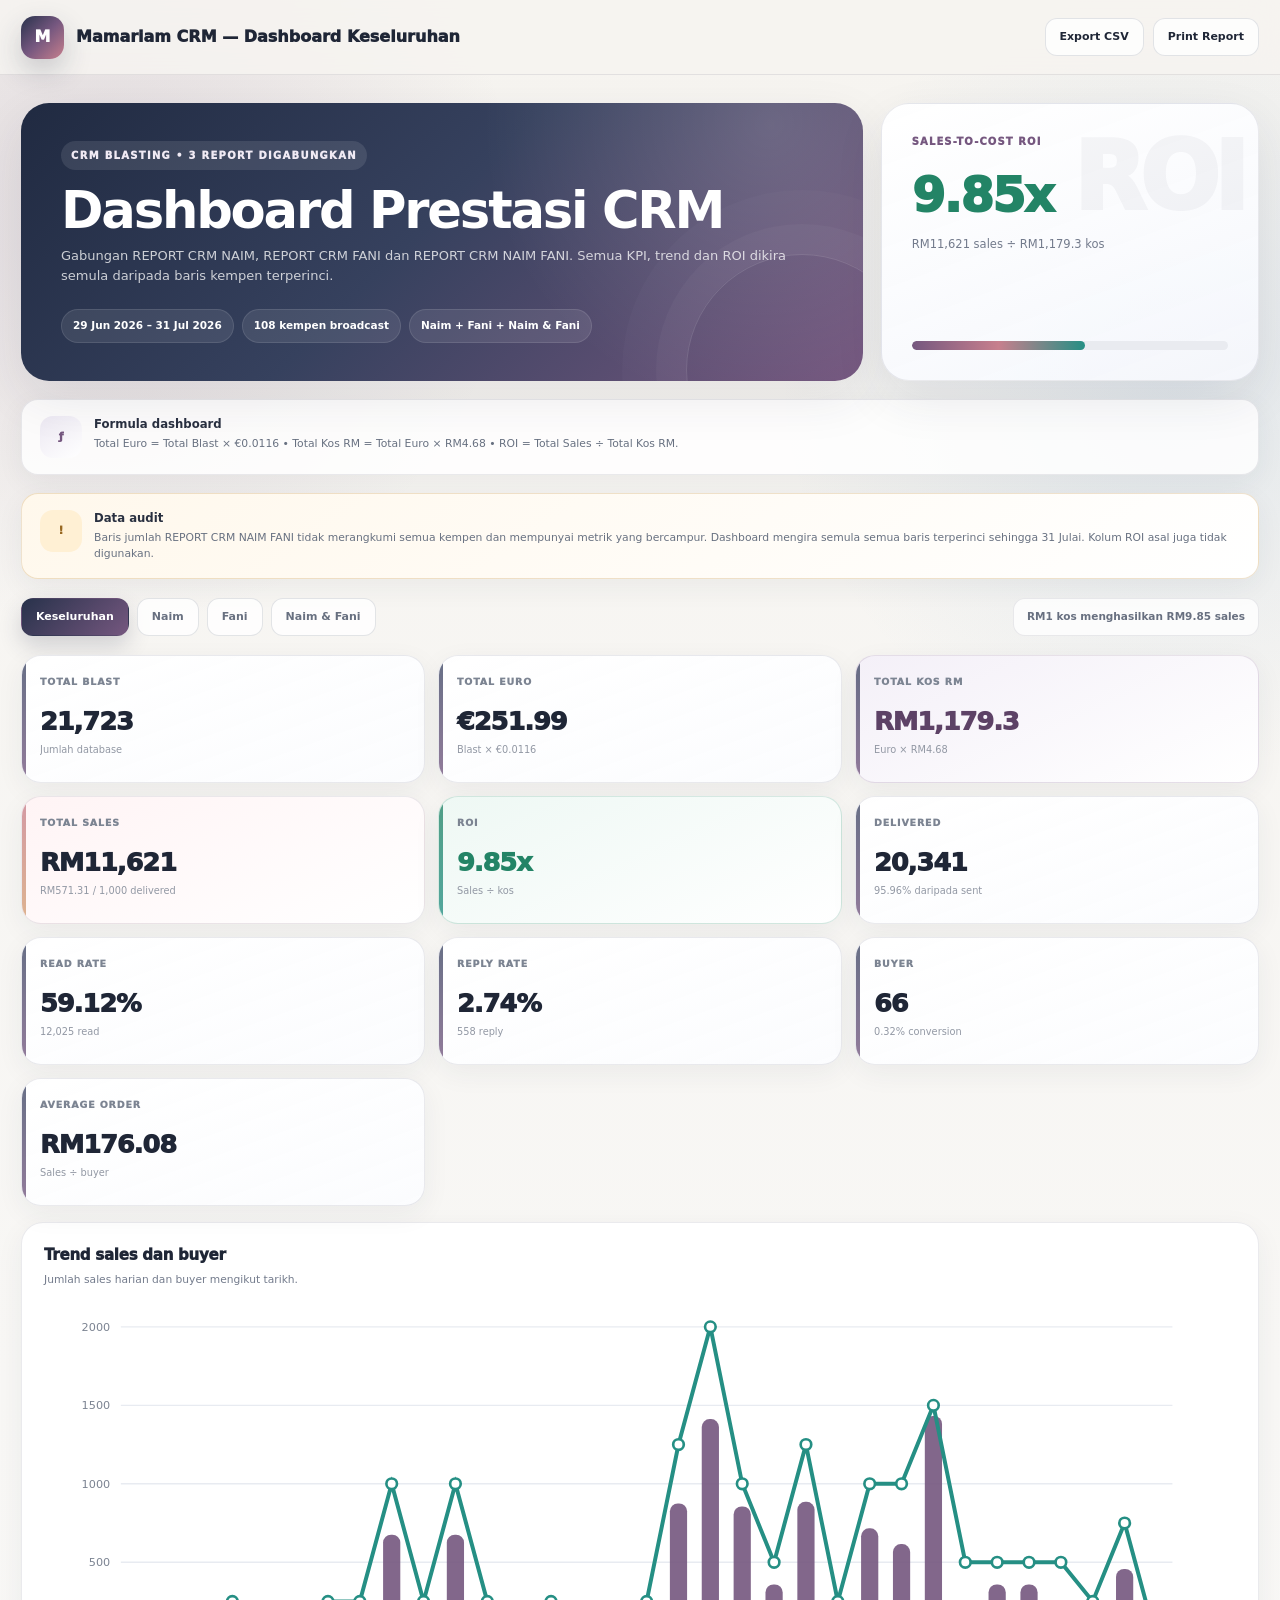
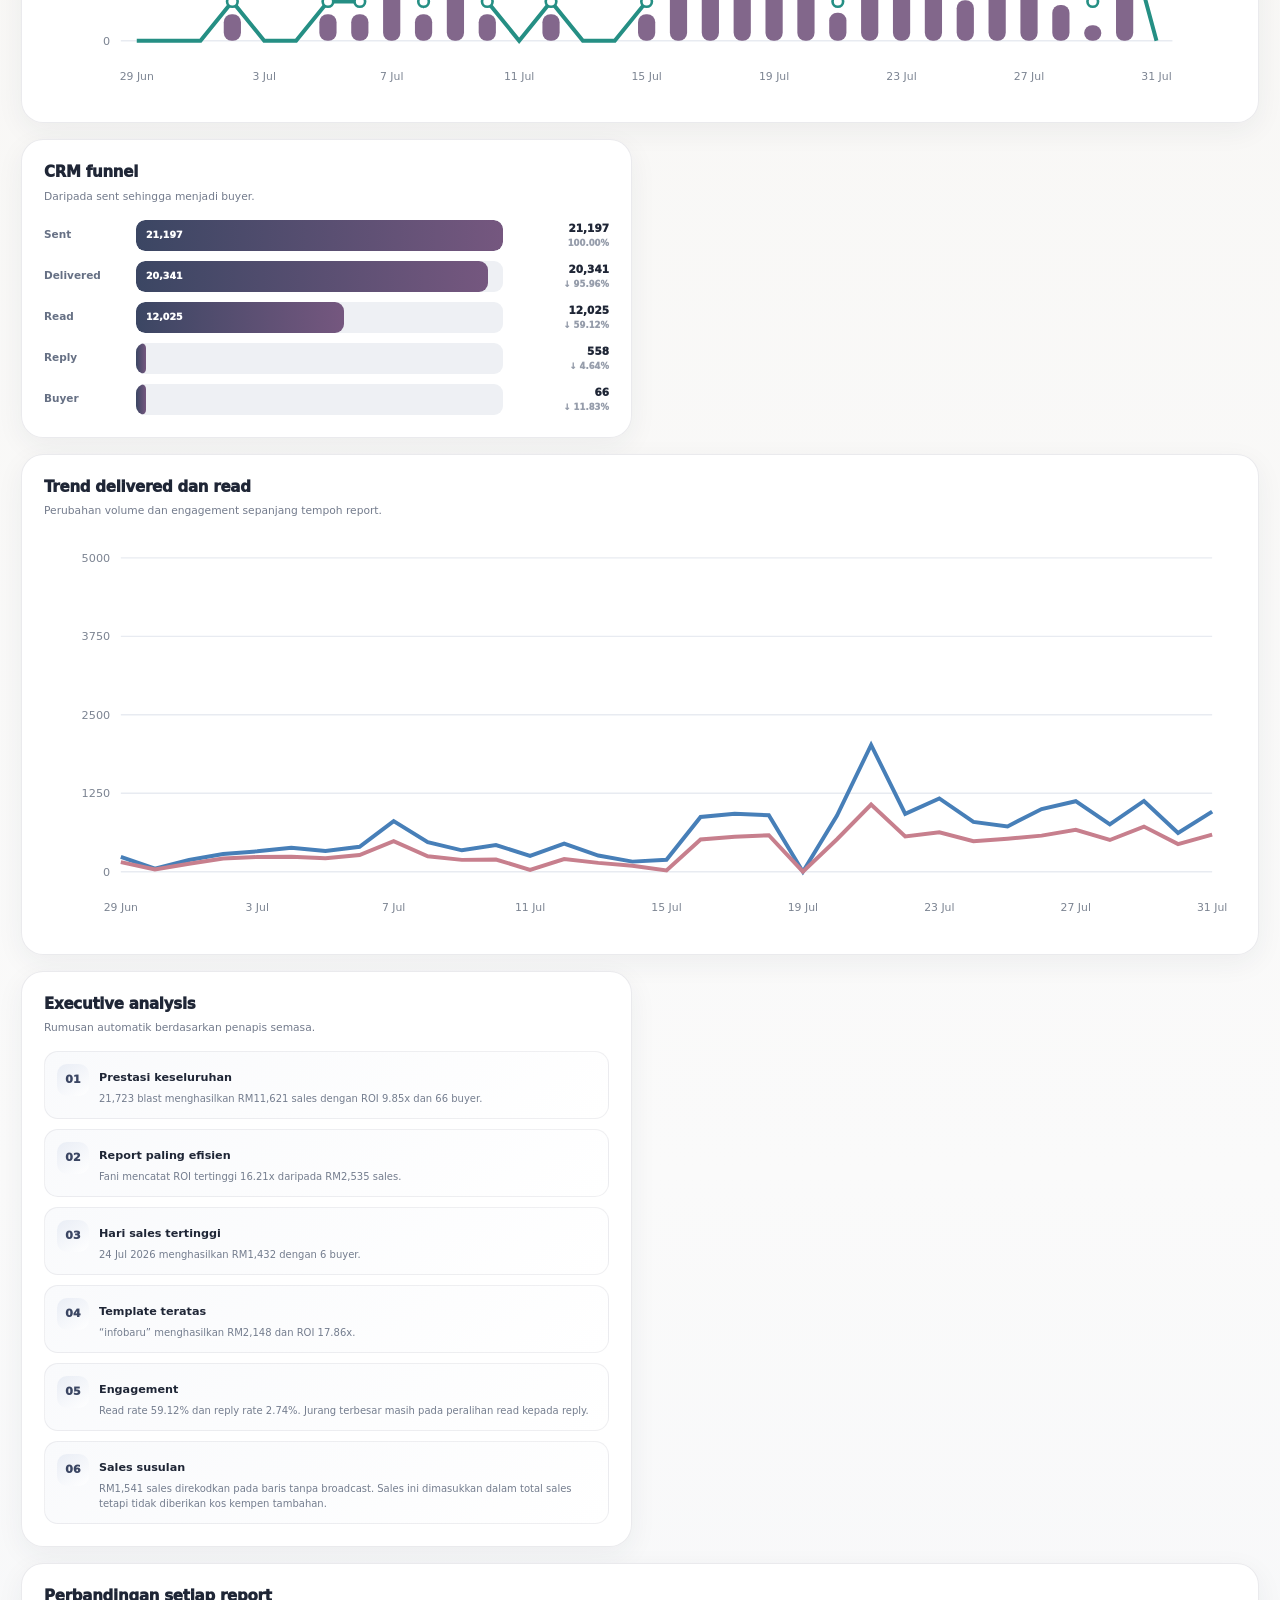
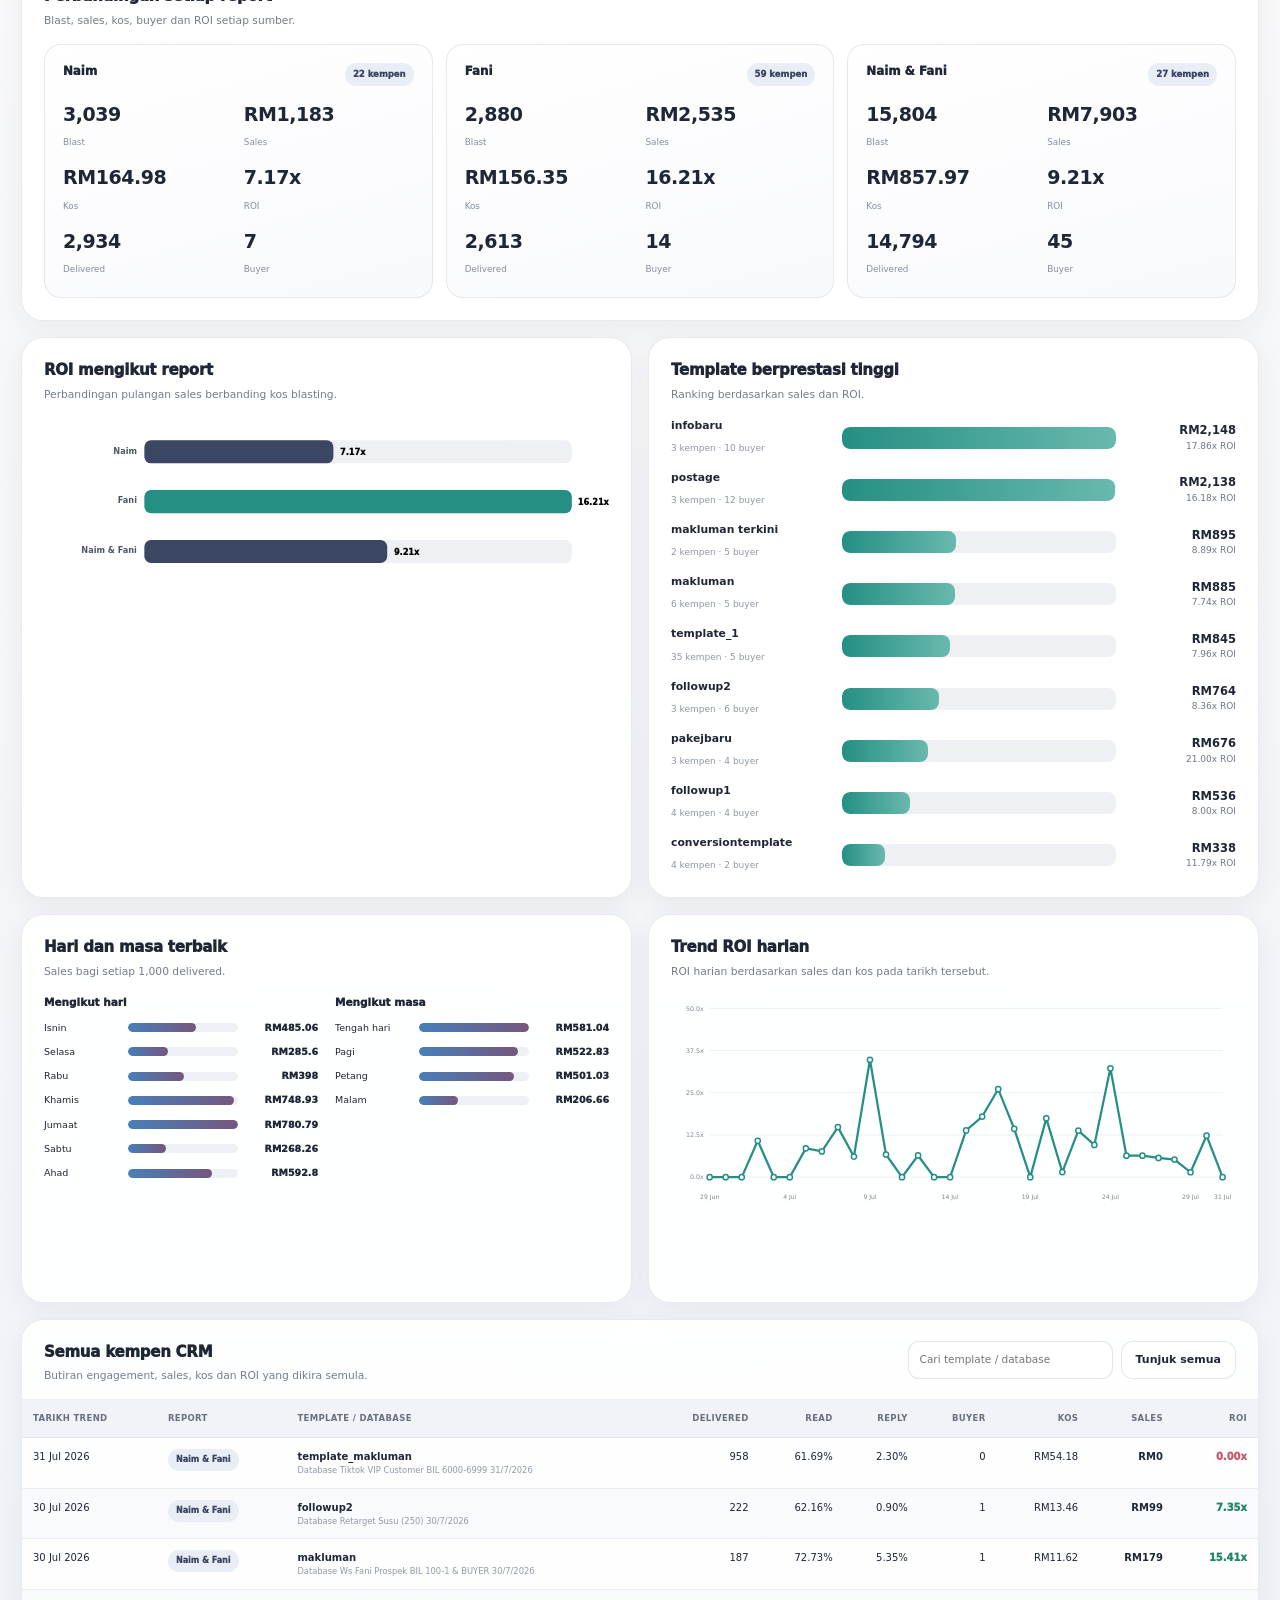
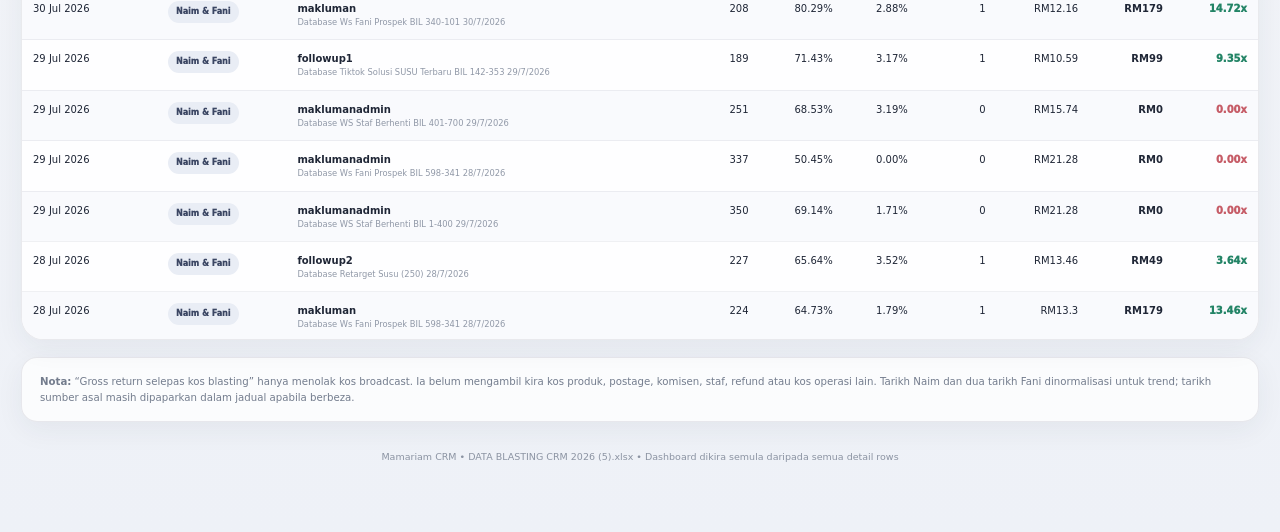
<file: reports/recap-keseluruhan.html>
<!doctype html>
<html lang="ms">
<head>
<meta charset="utf-8">
<meta name="viewport" content="width=device-width,initial-scale=1">
<meta name="theme-color" content="#28324b">
<title>Mamariam CRM — Dashboard Keseluruhan</title>
<style>
:root{
 --bg:#f6f4f0;--bg2:#eef1f7;--surface:#fff;--ink:#1f2636;--muted:#737b8c;
 --line:rgba(62,70,93,.11);--navy:#28324b;--navy2:#3b4663;--plum:#75577f;
 --rose:#c77f8d;--teal:#258f84;--green:#238466;--blue:#477fb8;--amber:#bd8535;
 --red:#c65c67;--shadow:0 18px 50px rgba(41,48,72,.09);--soft:0 8px 28px rgba(41,48,72,.06)
}
*{box-sizing:border-box}html{scroll-behavior:smooth}
body{
 margin:0;color:var(--ink);font-family:Inter,ui-sans-serif,system-ui,-apple-system,"Segoe UI",sans-serif;line-height:1.5;
 background:
  radial-gradient(circle at 8% 4%,rgba(117,87,127,.17),transparent 26rem),
  radial-gradient(circle at 92% 7%,rgba(71,127,184,.12),transparent 25rem),
  linear-gradient(180deg,var(--bg),#fafafa 52%,var(--bg2))
}
button,input{font:inherit}.top{position:sticky;top:0;z-index:30;background:rgba(246,244,240,.86);backdrop-filter:blur(18px);border-bottom:1px solid var(--line)}
.topin,.wrap{width:min(1500px,calc(100% - 42px));margin:auto}.topin{min-height:74px;display:flex;align-items:center;justify-content:space-between;gap:16px}
.brand{display:flex;align-items:center;gap:12px;font-weight:950}.mark{width:43px;height:43px;border-radius:14px;display:grid;place-items:center;color:#fff;background:linear-gradient(135deg,var(--navy),var(--plum),var(--rose));box-shadow:0 12px 28px rgba(40,50,75,.22)}
.actions{display:flex;gap:9px}.btn{border:1px solid rgba(62,70,93,.14);background:rgba(255,255,255,.82);color:var(--ink);padding:10px 14px;border-radius:12px;font-size:11px;font-weight:850;cursor:pointer;transition:.2s}.btn:hover{transform:translateY(-1px);background:#fff}
.wrap{padding:28px 0 68px}
.hero{display:grid;grid-template-columns:1.38fr .62fr;gap:18px}.hero-main,.hero-side{border-radius:28px;overflow:hidden;box-shadow:var(--shadow)}
.hero-main{position:relative;padding:38px 40px;color:#fff;background:radial-gradient(circle at 89% 8%,rgba(255,255,255,.16),transparent 18rem),linear-gradient(135deg,#202a41,#36415e 47%,#75577f)}
.hero-main:after{content:"";position:absolute;width:230px;height:230px;right:-55px;bottom:-105px;border-radius:50%;border:1px solid rgba(255,255,255,.13);box-shadow:0 0 0 30px rgba(255,255,255,.032),0 0 0 64px rgba(255,255,255,.021)}
.eyebrow{position:relative;z-index:1;display:inline-flex;padding:7px 10px;border-radius:999px;background:rgba(255,255,255,.10);font-size:10px;text-transform:uppercase;letter-spacing:.13em;font-weight:950;color:#f0eaf4}
h1{position:relative;z-index:1;margin:14px 0 10px;font-size:clamp(35px,4vw,58px);line-height:1.02;letter-spacing:-2.2px}.hero-copy{position:relative;z-index:1;max-width:850px;color:rgba(255,255,255,.76);font-size:13px}
.pills{position:relative;z-index:1;display:flex;gap:8px;flex-wrap:wrap;margin-top:24px}.pill{padding:8px 11px;border-radius:999px;background:rgba(255,255,255,.09);border:1px solid rgba(255,255,255,.10);font-size:10.5px;font-weight:850}
.hero-side{position:relative;padding:30px;background:linear-gradient(160deg,rgba(255,255,255,.99),rgba(245,247,252,.95));border:1px solid var(--line);display:flex;flex-direction:column;justify-content:space-between}
.hero-side:after{content:"ROI";position:absolute;right:16px;top:3px;font-size:94px;font-weight:950;letter-spacing:-6px;color:rgba(40,50,75,.045)}
.side-label{position:relative;z-index:1;font-size:10px;text-transform:uppercase;letter-spacing:.11em;color:var(--plum);font-weight:950}.side-value{position:relative;z-index:1;margin:10px 0 5px;font-size:48px;font-weight:950;letter-spacing:-1.6px;color:var(--green)}
.side-copy{position:relative;z-index:1;font-size:11.5px;color:var(--muted)}.progress{position:relative;z-index:1;height:9px;border-radius:999px;background:#e9ebf0;overflow:hidden}.progress span{display:block;height:100%;border-radius:999px;background:linear-gradient(90deg,var(--plum),var(--rose),var(--teal))}
.notice{display:grid;grid-template-columns:42px 1fr;gap:12px;padding:16px 18px;background:rgba(255,255,255,.82);border:1px solid var(--line);border-radius:17px;margin:18px 0;color:#687181;font-size:10.8px;box-shadow:var(--soft)}
.notice-icon{width:42px;height:42px;border-radius:13px;background:linear-gradient(145deg,#ece8f2,#fff);color:var(--plum);display:grid;place-items:center;font-weight:950}.notice strong{display:block;color:#293040;font-size:11.7px;margin-bottom:2px}
.warning{border-color:rgba(189,133,53,.24);background:linear-gradient(145deg,#fff8ec,#fff)}.warning .notice-icon{background:#fff0d4;color:#986821}
.controls{display:flex;justify-content:space-between;align-items:center;gap:14px;margin:19px 0}.filters{display:flex;gap:8px;flex-wrap:wrap}.filter{border:1px solid rgba(62,70,93,.14);background:rgba(255,255,255,.80);color:#687080;border-radius:12px;padding:10px 14px;font-size:11px;font-weight:850;cursor:pointer}.filter.active{background:linear-gradient(135deg,var(--navy),var(--plum));color:#fff;border-color:transparent;box-shadow:0 10px 22px rgba(40,50,75,.19)}
.formula{padding:10px 13px;border-radius:12px;background:rgba(255,255,255,.78);border:1px solid var(--line);font-size:10.5px;font-weight:850;color:#687080}
.kpis{display:grid;grid-template-columns:repeat(5,minmax(0,1fr));gap:13px}.kpi{position:relative;min-width:0;min-height:128px;padding:19px 18px;border-radius:20px;background:linear-gradient(160deg,rgba(255,255,255,.99),rgba(251,252,254,.94));border:1px solid var(--line);box-shadow:var(--soft);overflow:hidden}
.kpi:before{content:"";position:absolute;left:0;top:0;bottom:0;width:4px;background:linear-gradient(180deg,var(--navy2),var(--plum));opacity:.78}.kl{font-size:9.5px;text-transform:uppercase;letter-spacing:.09em;color:#7c8492;font-weight:950;white-space:nowrap}.kv{margin:12px 0 3px;font-size:clamp(23px,2vw,31px);font-weight:950;letter-spacing:-1px;white-space:nowrap}.kn{font-size:9.8px;color:#9298a4;white-space:nowrap;overflow:hidden;text-overflow:ellipsis}
.kpi.roi{background:linear-gradient(155deg,#eef8f4,#fff);border-color:rgba(35,132,102,.18)}.kpi.roi:before{background:linear-gradient(180deg,var(--green),var(--teal))}.kpi.roi .kv{color:var(--green)}
.kpi.cost{background:linear-gradient(155deg,#f4f0f8,#fff);border-color:rgba(117,87,127,.16)}.kpi.cost .kv{color:#5d4266}.kpi.sales{background:linear-gradient(155deg,#fff4f5,#fff)}.kpi.sales:before{background:linear-gradient(180deg,var(--rose),#d4a071)}
.grid{display:grid;grid-template-columns:repeat(12,1fr);gap:16px;margin-top:16px}.card{background:rgba(255,255,255,.92);border:1px solid var(--line);border-radius:22px;box-shadow:var(--soft);overflow:hidden}.s12{grid-column:span 12}.s8{grid-column:span 8}.s7{grid-column:span 7}.s6{grid-column:span 6}.s5{grid-column:span 5}.s4{grid-column:span 4}
.head{padding:21px 22px 0;display:flex;justify-content:space-between;align-items:flex-start;gap:14px}.title{margin:0;font-size:15px;font-weight:950;letter-spacing:-.25px}.sub{margin:5px 0 0;font-size:10.7px;color:var(--muted)}.body{padding:15px 22px 22px}.chart{min-height:285px}.chart svg{display:block;width:100%;height:auto}
.funnel{display:grid;gap:10px}.frow{display:grid;grid-template-columns:82px 1fr 96px;gap:10px;align-items:center}.flabel{font-size:10.5px;color:#667084;font-weight:850}.ftrack{height:31px;border-radius:9px;background:#eef0f4;overflow:hidden}.ffill{height:100%;border-radius:9px;background:linear-gradient(90deg,var(--navy2),var(--plum));color:#fff;display:flex;align-items:center;padding-left:10px;font-size:9.5px;font-weight:950;min-width:2px}.fvalue{text-align:right;font-size:10.5px;font-weight:950}.frate{display:block;color:#969dab;font-size:8.5px}
.analysis{display:grid;gap:10px}.aitem{display:grid;grid-template-columns:32px 1fr;gap:10px;padding:12px;border-radius:14px;background:linear-gradient(145deg,#f9fafc,#fff);border:1px solid rgba(62,70,93,.08)}.aicon{width:32px;height:32px;border-radius:10px;background:linear-gradient(145deg,#e9edf5,#fff);color:var(--navy2);display:grid;place-items:center;font-size:11px;font-weight:950}.aitem strong{font-size:11.2px}.aitem p{margin:3px 0 0;color:#747d8e;font-size:10px}
.source-grid{display:grid;grid-template-columns:repeat(3,1fr);gap:13px}.source-card{padding:18px;border:1px solid var(--line);border-radius:17px;background:linear-gradient(165deg,#fff,#f8f9fc)}.source-name{display:flex;justify-content:space-between;gap:10px;font-size:11.8px;font-weight:950;margin-bottom:14px}.badge{padding:5px 8px;border-radius:999px;background:#e9edf5;color:var(--navy2);font-size:8.5px}.metrics{display:grid;grid-template-columns:1fr 1fr;gap:11px}.metrics strong{display:block;font-size:19px;letter-spacing:-.45px}.metrics span{font-size:8.8px;color:#858e9e}
.rank{display:grid;gap:12px}.rrow{display:grid;grid-template-columns:minmax(120px,1.1fr) minmax(130px,1.9fr) 108px;gap:12px;align-items:center}.rname{min-width:0}.rname strong{display:block;font-size:10.8px;white-space:nowrap;overflow:hidden;text-overflow:ellipsis}.rname span{font-size:9px;color:#9097a6}.rtrack{height:22px;border-radius:8px;background:#eef0f4;overflow:hidden}.rfill{height:100%;border-radius:8px;background:linear-gradient(90deg,var(--teal),#69b9ad)}.rstat{text-align:right;font-size:9px;color:#6d7587}.rstat strong{display:block;font-size:11.5px;color:var(--ink)}
.performance{display:grid;grid-template-columns:1fr 1fr;gap:17px}.perf-title{font-size:10.5px;font-weight:950;margin-bottom:10px}.plist{display:grid;gap:10px}.prow{display:grid;grid-template-columns:76px 1fr 72px;gap:8px;align-items:center;font-size:9.5px}.ptrack{height:9px;border-radius:999px;background:#edf0f5;overflow:hidden}.pfill{height:100%;border-radius:999px;background:linear-gradient(90deg,var(--blue),var(--plum))}.pval{text-align:right;font-weight:950}
.table-tools{display:flex;gap:8px}.search{border:1px solid rgba(62,70,93,.14);background:#fff;border-radius:11px;padding:9px 11px;font-size:10.5px;width:205px;outline:none}.table-wrap{overflow:auto;max-height:540px;border-top:1px solid rgba(62,70,93,.08)}table{width:100%;border-collapse:collapse;font-size:10px}thead th{position:sticky;top:0;z-index:2;background:#f1f3f8;color:#687080;text-align:left;padding:12px 11px;border-bottom:1px solid var(--line);text-transform:uppercase;letter-spacing:.04em;font-size:8.5px;white-space:nowrap}tbody td{padding:11px;border-bottom:1px solid rgba(62,70,93,.075);vertical-align:top}tbody tr:nth-child(even){background:rgba(246,248,252,.55)}tbody tr:hover{background:#edf1f8}.right{text-align:right;white-space:nowrap}.database{max-width:260px}.database strong,.database small{display:block;white-space:nowrap;overflow:hidden;text-overflow:ellipsis}.database small{color:#9098a7}.tag{display:inline-flex;padding:5px 8px;border-radius:999px;background:#e9edf5;color:var(--navy2);font-size:8px;font-weight:950}.good{color:var(--green);font-weight:950}.warn{color:var(--amber);font-weight:950}.bad{color:var(--red);font-weight:950}.note{margin-top:17px;padding:16px 18px;border-radius:16px;border:1px solid var(--line);background:rgba(255,255,255,.76);color:#737c8d;font-size:10.2px;box-shadow:var(--soft)}.footer{text-align:center;color:#8b93a2;font-size:9.5px;padding-top:28px}
@media(max-width:1300px){.kpis{grid-template-columns:repeat(3,1fr)}.s8,.s7{grid-column:span 12}.s6,.s5,.s4{grid-column:span 6}}
@media(max-width:900px){.hero{grid-template-columns:1fr}.source-grid{grid-template-columns:1fr}.s6,.s5,.s4{grid-column:span 12}.controls{flex-direction:column;align-items:flex-start}.performance{grid-template-columns:1fr}}
@media(max-width:650px){.topin,.wrap{width:min(100% - 20px,1500px)}.brand-text{display:none}.actions .btn:first-child{display:none}.hero-main,.hero-side{padding:23px;border-radius:20px}h1{font-size:34px}.kpis{grid-template-columns:repeat(2,1fr)}.kpi{min-height:116px;padding:16px}.kv{font-size:22px}.chart{min-height:230px}.frow{grid-template-columns:64px 1fr 74px}.rrow{grid-template-columns:92px 1fr 75px}.search{width:135px}}
@media print{.top,.controls,.table-tools{display:none}.wrap{width:100%;padding:0}.card,.hero-main,.hero-side,.kpi,.notice,.note{box-shadow:none}.table-wrap{max-height:none;overflow:visible}}
</style>
</head>
<body>
<div class="top"><div class="topin">
 <div class="brand"><span class="mark">M</span><span class="brand-text">Mamariam CRM — Dashboard Keseluruhan</span></div>
 <div class="actions"><button class="btn" id="exportBtn">Export CSV</button><button class="btn" onclick="window.print()">Print Report</button></div>
</div></div>

<div class="wrap">
<section class="hero">
 <div class="hero-main">
  <div class="eyebrow">CRM BLASTING • 3 REPORT DIGABUNGKAN</div>
  <h1>Dashboard Prestasi CRM</h1>
  <div class="hero-copy">Gabungan REPORT CRM NAIM, REPORT CRM FANI dan REPORT CRM NAIM FANI. Semua KPI, trend dan ROI dikira semula daripada baris kempen terperinci.</div>
  <div class="pills"><span class="pill" id="periodPill">—</span><span class="pill" id="campaignPill">—</span><span class="pill">Naim + Fani + Naim & Fani</span></div>
 </div>
 <div class="hero-side">
  <div><div class="side-label">Sales-to-cost ROI</div><div class="side-value" id="heroRoi">—</div><div class="side-copy" id="heroCopy">—</div></div>
  <div class="progress"><span id="roiBar"></span></div>
 </div>
</section>

<div class="notice">
 <div class="notice-icon">ƒ</div>
 <div><strong>Formula dashboard</strong>Total Euro = Total Blast × €0.0116 • Total Kos RM = Total Euro × RM4.68 • ROI = Total Sales ÷ Total Kos RM.</div>
</div>

<div class="notice warning">
 <div class="notice-icon">!</div>
 <div><strong>Data audit</strong>Baris jumlah REPORT CRM NAIM FANI tidak merangkumi semua kempen dan mempunyai metrik yang bercampur. Dashboard mengira semula semua baris terperinci sehingga 31 Julai. Kolum ROI asal juga tidak digunakan.</div>
</div>

<div class="controls">
 <div class="filters">
  <button class="filter active" data-source="All">Keseluruhan</button>
  <button class="filter" data-source="Naim">Naim</button>
  <button class="filter" data-source="Fani">Fani</button>
  <button class="filter" data-source="Naim & Fani">Naim & Fani</button>
 </div>
 <div class="formula">RM1 kos menghasilkan <span id="returnPerRm">—</span> sales</div>
</div>

<section class="kpis">
 <div class="kpi"><div class="kl">Total blast</div><div class="kv" id="kBlast">—</div><div class="kn">Jumlah database</div></div>
 <div class="kpi"><div class="kl">Total Euro</div><div class="kv" id="kEuro">—</div><div class="kn">Blast × €0.0116</div></div>
 <div class="kpi cost"><div class="kl">Total kos RM</div><div class="kv" id="kCost">—</div><div class="kn">Euro × RM4.68</div></div>
 <div class="kpi sales"><div class="kl">Total sales</div><div class="kv" id="kSales">—</div><div class="kn" id="salesNote">—</div></div>
 <div class="kpi roi"><div class="kl">ROI</div><div class="kv" id="kRoi">—</div><div class="kn">Sales ÷ kos</div></div>
 <div class="kpi"><div class="kl">Delivered</div><div class="kv" id="kDelivered">—</div><div class="kn" id="deliveryNote">—</div></div>
 <div class="kpi"><div class="kl">Read rate</div><div class="kv" id="kReadRate">—</div><div class="kn" id="readNote">—</div></div>
 <div class="kpi"><div class="kl">Reply rate</div><div class="kv" id="kReplyRate">—</div><div class="kn" id="replyNote">—</div></div>
 <div class="kpi"><div class="kl">Buyer</div><div class="kv" id="kBuyer">—</div><div class="kn" id="buyerNote">—</div></div>
 <div class="kpi"><div class="kl">Average order</div><div class="kv" id="kAov">—</div><div class="kn">Sales ÷ buyer</div></div>
</section>

<section class="grid">
 <article class="card s7"><div class="head"><div><h2 class="title">Trend sales dan buyer</h2><p class="sub">Jumlah sales harian dan buyer mengikut tarikh.</p></div></div><div class="body"><div class="chart" id="salesChart"></div></div></article>
 <article class="card s5"><div class="head"><div><h2 class="title">CRM funnel</h2><p class="sub">Daripada sent sehingga menjadi buyer.</p></div></div><div class="body"><div class="funnel" id="funnel"></div></div></article>
 <article class="card s8"><div class="head"><div><h2 class="title">Trend delivered dan read</h2><p class="sub">Perubahan volume dan engagement sepanjang tempoh report.</p></div></div><div class="body"><div class="chart" id="engagementChart"></div></div></article>
 <article class="card s4"><div class="head"><div><h2 class="title">Executive analysis</h2><p class="sub">Rumusan automatik berdasarkan penapis semasa.</p></div></div><div class="body"><div class="analysis" id="analysis"></div></div></article>
 <article class="card s12"><div class="head"><div><h2 class="title">Perbandingan setiap report</h2><p class="sub">Blast, sales, kos, buyer dan ROI setiap sumber.</p></div></div><div class="body"><div class="source-grid" id="sourceGrid"></div></div></article>
 <article class="card s6"><div class="head"><div><h2 class="title">ROI mengikut report</h2><p class="sub">Perbandingan pulangan sales berbanding kos blasting.</p></div></div><div class="body"><div class="chart" id="sourceRoiChart"></div></div></article>
 <article class="card s6"><div class="head"><div><h2 class="title">Template berprestasi tinggi</h2><p class="sub">Ranking berdasarkan sales dan ROI.</p></div></div><div class="body"><div class="rank" id="templateRanking"></div></div></article>
 <article class="card s6"><div class="head"><div><h2 class="title">Hari dan masa terbaik</h2><p class="sub">Sales bagi setiap 1,000 delivered.</p></div></div><div class="body"><div class="performance"><div><div class="perf-title">Mengikut hari</div><div class="plist" id="dayPerf"></div></div><div><div class="perf-title">Mengikut masa</div><div class="plist" id="timePerf"></div></div></div></div></article>
 <article class="card s6"><div class="head"><div><h2 class="title">Trend ROI harian</h2><p class="sub">ROI harian berdasarkan sales dan kos pada tarikh tersebut.</p></div></div><div class="body"><div class="chart" id="dailyRoiChart"></div></div></article>
 <article class="card s12"><div class="head"><div><h2 class="title">Semua kempen CRM</h2><p class="sub">Butiran engagement, sales, kos dan ROI yang dikira semula.</p></div><div class="table-tools"><input class="search" id="search" placeholder="Cari template / database"><button class="btn" id="toggleRows">Tunjuk semua</button></div></div><div class="body" style="padding-left:0;padding-right:0;padding-bottom:0"><div class="table-wrap"><table><thead><tr><th>Tarikh trend</th><th>Report</th><th>Template / database</th><th class="right">Delivered</th><th class="right">Read</th><th class="right">Reply</th><th class="right">Buyer</th><th class="right">Kos</th><th class="right">Sales</th><th class="right">ROI</th></tr></thead><tbody id="campaignTable"></tbody></table></div></div></article>
</section>

<div class="note"><strong>Nota:</strong> “Gross return selepas kos blasting” hanya menolak kos broadcast. Ia belum mengambil kira kos produk, postage, komisen, staf, refund atau kos operasi lain. Tarikh Naim dan dua tarikh Fani dinormalisasi untuk trend; tarikh sumber asal masih dipaparkan dalam jadual apabila berbeza.</div>
<div class="footer">Mamariam CRM • DATA BLASTING CRM 2026 (5).xlsx • Dashboard dikira semula daripada semua detail rows</div>
</div>

<script>
const ROWS=[{"source":"Fani","sheet":"REPORT CRM FANI","row_no":2,"date":"2026-06-29","raw_date":"29/06/2026","time":"4.20PM","day":"Isnin","account":"Mamariam Sdn Bhd 3 (60148769013)","template":"template_1","template_raw":"template_1","database":"DATABASE 28/6/2026","blast":247,"euro":2.8651999999999997,"cost":13.409135999999998,"sent":239,"delivered":237,"read":153,"reply":0,"buyer":0,"sales":0.0,"roi":0.0,"is_broadcast":true,"minutes":980,"slot":"Petang","audit_note":""},{"source":"Fani","sheet":"REPORT CRM FANI","row_no":3,"date":"2026-06-30","raw_date":"30/06/2026","time":"7.31PM","day":"Selasa","account":"Mamariam Sdn Bhd 3 (60148769013)","template":"template_1","template_raw":"template_1","database":"DATABASE TT HQ JAN ( BIL 1 - BIL 55)","blast":53,"euro":0.6148,"cost":2.877264,"sent":51,"delivered":50,"read":35,"reply":0,"buyer":0,"sales":0.0,"roi":0.0,"is_broadcast":true,"minutes":1171,"slot":"Malam","audit_note":""},{"source":"Naim","sheet":"REPORT CRM NAIM","row_no":3,"date":"2026-07-01","raw_date":"07/01/2026","time":"1.52PM","day":"Rabu","account":"MAMARIAM SDN BHD 8 (01111920523)","template":"conversiontemplate","template_raw":"conversiontemplate","database":"Database Tiktok Hq 8-11 Apr 2026","blast":107,"euro":1.2411999999999999,"cost":5.808815999999999,"sent":104,"delivered":100,"read":75,"reply":18,"buyer":0,"sales":0.0,"roi":0.0,"is_broadcast":true,"minutes":832,"slot":"Tengah hari","audit_note":"Tarikh dinormalisasi kepada Julai 2026 berdasarkan turutan hari."},{"source":"Fani","sheet":"REPORT CRM FANI","row_no":4,"date":"2026-07-01","raw_date":"01/07/2026","time":"5.07PM","day":"Rabu","account":"Mamariam Sdn Bhd 3 (60148769013)","template":"template_1","template_raw":"template_1","database":"DATABASE TT HQ JAN ( BIL 57 - BIL 110)","blast":54,"euro":0.6264,"cost":2.9315519999999995,"sent":52,"delivered":50,"read":27,"reply":2,"buyer":0,"sales":0.0,"roi":0.0,"is_broadcast":true,"minutes":1027,"slot":"Petang","audit_note":""},{"source":"Fani","sheet":"REPORT CRM FANI","row_no":5,"date":"2026-07-01","raw_date":"01/07/2026","time":"5.38PM","day":"Rabu","account":"Mamariam Sdn Bhd 3 (60148769013)","template":"template_1","template_raw":"template_1","database":"DATABASE TT HQ JAN ( BIL 112 - BIL 150)","blast":39,"euro":0.45239999999999997,"cost":2.1172319999999996,"sent":38,"delivered":37,"read":24,"reply":0,"buyer":0,"sales":0.0,"roi":0.0,"is_broadcast":true,"minutes":1058,"slot":"Petang","audit_note":""},{"source":"Naim","sheet":"REPORT CRM NAIM","row_no":4,"date":"2026-07-02","raw_date":"07/02/2026","time":"2.46PM","day":"Khamis","account":"MAMARIAM SDN BHD 8 (01111920523)","template":"conversiontemplate","template_raw":"conversiontemplate","database":"Database Tiktok Hq 12- 14 Apr 2026","blast":145,"euro":1.682,"cost":7.871759999999999,"sent":143,"delivered":142,"read":107,"reply":24,"buyer":1,"sales":169.0,"roi":21.46915048223015,"is_broadcast":true,"minutes":886,"slot":"Tengah hari","audit_note":"Tarikh dinormalisasi kepada Julai 2026 berdasarkan turutan hari."},{"source":"Naim","sheet":"REPORT CRM NAIM","row_no":5,"date":"2026-07-02","raw_date":"","time":"7.32PM","day":"Khamis","account":"MAMARIAM OFFICIAL (01111920587)","template":"custappreciation","template_raw":"custappreciation","database":"Database Tiktok Hq 15- 17 Apr 2026","blast":144,"euro":1.6703999999999999,"cost":7.817471999999999,"sent":139,"delivered":139,"read":102,"reply":25,"buyer":0,"sales":0.0,"roi":0.0,"is_broadcast":true,"minutes":1172,"slot":"Malam","audit_note":"Tarikh dinormalisasi kepada Julai 2026 berdasarkan turutan hari."},{"source":"Naim","sheet":"REPORT CRM NAIM","row_no":6,"date":"2026-07-03","raw_date":"07/03/2026","time":"3.03PM","day":"Jumaat","account":"MAMARIAM OFFICIAL (01111920587)","template":"pakejbaru","template_raw":"pakejbaru","database":"Database Tiktok Hq 18- 20 Apr 2026","blast":129,"euro":1.4964,"cost":7.003151999999999,"sent":128,"delivered":126,"read":84,"reply":10,"buyer":0,"sales":0.0,"roi":0.0,"is_broadcast":true,"minutes":903,"slot":"Petang","audit_note":"Tarikh dinormalisasi kepada Julai 2026 berdasarkan turutan hari."},{"source":"Naim","sheet":"REPORT CRM NAIM","row_no":7,"date":"2026-07-03","raw_date":"","time":"8.02PM","day":"Jumaat","account":"MAMARIAM OFFICIAL (01111920587)","template":"pilihankhas","template_raw":"pilihankhas","database":"Database Tiktok Hq 21- 25 Apr 2026","blast":207,"euro":2.4012,"cost":11.237616,"sent":201,"delivered":199,"read":151,"reply":31,"buyer":0,"sales":0.0,"roi":0.0,"is_broadcast":true,"minutes":1202,"slot":"Malam","audit_note":"Tarikh dinormalisasi kepada Julai 2026 berdasarkan turutan hari."},{"source":"Fani","sheet":"REPORT CRM FANI","row_no":6,"date":"2026-07-04","raw_date":"04/07/2026","time":"12.18PM","day":"Sabtu","account":"Mamariam Sdn Bhd 3 (60148769013)","template":"template_1","template_raw":"template_1","database":"DATABASE TT HQ JAN ( BIL 152 - BIL 197)","blast":51,"euro":0.5915999999999999,"cost":2.7686879999999996,"sent":50,"delivered":48,"read":28,"reply":0,"buyer":0,"sales":0.0,"roi":0.0,"is_broadcast":true,"minutes":738,"slot":"Tengah hari","audit_note":""},{"source":"Fani","sheet":"REPORT CRM FANI","row_no":7,"date":"2026-07-04","raw_date":"04/07/2026","time":"12.34PM","day":"Sabtu","account":"Mamariam Sdn Bhd 3 (60148769013)","template":"template_1","template_raw":"template_1","database":"DATABASE TT HQ JAN ( BIL 199 - BIL 249)","blast":51,"euro":0.5915999999999999,"cost":2.7686879999999996,"sent":50,"delivered":49,"read":30,"reply":2,"buyer":0,"sales":0.0,"roi":0.0,"is_broadcast":true,"minutes":754,"slot":"Tengah hari","audit_note":""},{"source":"Fani","sheet":"REPORT CRM FANI","row_no":8,"date":"2026-07-04","raw_date":"04/07/2026","time":"1.01PM","day":"Sabtu","account":"Mamariam Sdn Bhd 3 (60148769013)","template":"template_1","template_raw":"template_1","database":"DATABASE TT HQ JAN ( BIL 152 - BIL 197)","blast":46,"euro":0.5336,"cost":2.4972479999999995,"sent":45,"delivered":45,"read":21,"reply":0,"buyer":0,"sales":0.0,"roi":0.0,"is_broadcast":true,"minutes":781,"slot":"Tengah hari","audit_note":""},{"source":"Fani","sheet":"REPORT CRM FANI","row_no":9,"date":"2026-07-04","raw_date":"04/07/2026","time":"1.12PM","day":"Sabtu","account":"Mamariam Sdn Bhd 3 (60148769013)","template":"template_1","template_raw":"template_1","database":"DATABASE TT HQ JAN ( BIL 251 - BIL 307)","blast":57,"euro":0.6612,"cost":3.094416,"sent":57,"delivered":56,"read":34,"reply":0,"buyer":0,"sales":0.0,"roi":0.0,"is_broadcast":true,"minutes":792,"slot":"Tengah hari","audit_note":""},{"source":"Naim","sheet":"REPORT CRM NAIM","row_no":8,"date":"2026-07-04","raw_date":"07/04/2026","time":"3.45PM","day":"Sabtu","account":"MAMARIAM SDN BHD 8 (01111920523)","template":"followup","template_raw":"followup","database":"Database Tiktok Hq 26-28 Apr 2026","blast":191,"euro":2.2156,"cost":10.369008,"sent":185,"delivered":185,"read":125,"reply":25,"buyer":0,"sales":0.0,"roi":0.0,"is_broadcast":true,"minutes":945,"slot":"Petang","audit_note":"Tarikh dinormalisasi kepada Julai 2026 berdasarkan turutan hari."},{"source":"Fani","sheet":"REPORT CRM FANI","row_no":10,"date":"2026-07-05","raw_date":"05/07/2026","time":"11.33AM","day":"Ahad","account":"Mamariam Sdn Bhd 3 (60148769013)","template":"template_1","template_raw":"template_1","database":"DATABASE TT HQ JAN ( BIL 309 - BIL 363)","blast":54,"euro":0.6264,"cost":2.9315519999999995,"sent":54,"delivered":53,"read":33,"reply":0,"buyer":0,"sales":0.0,"roi":0.0,"is_broadcast":true,"minutes":693,"slot":"Pagi","audit_note":""},{"source":"Fani","sheet":"REPORT CRM FANI","row_no":12,"date":"2026-07-05","raw_date":"05/07/2026","time":"12.19PM","day":"Ahad","account":"Mamariam Sdn Bhd 3 (60148769013)","template":"template_1","template_raw":"template_1","database":"DATABASE TT HQ JAN ( BIL 400 - BIL 455)","blast":33,"euro":0.3828,"cost":1.7915039999999998,"sent":33,"delivered":33,"read":22,"reply":0,"buyer":0,"sales":0.0,"roi":0.0,"is_broadcast":true,"minutes":739,"slot":"Tengah hari","audit_note":""},{"source":"Fani","sheet":"REPORT CRM FANI","row_no":11,"date":"2026-07-05","raw_date":"05/07/2026","time":"1.02PM","day":"Ahad","account":"Mamariam Sdn Bhd 3 (60148769013)","template":"template_1","template_raw":"template_1","database":"DATABASE TT HQ JAN ( BIL 365 - BIL 398)","blast":55,"euro":0.6379999999999999,"cost":2.985839999999999,"sent":51,"delivered":51,"read":31,"reply":0,"buyer":0,"sales":0.0,"roi":0.0,"is_broadcast":true,"minutes":782,"slot":"Tengah hari","audit_note":""},{"source":"Naim","sheet":"REPORT CRM NAIM","row_no":9,"date":"2026-07-05","raw_date":"07/05/2026","time":"2.37PM","day":"Ahad","account":"MAMARIAM OFFICIAL (01111920587)","template":"perhatian","template_raw":"perhatian","database":"Database Tiktok Hq 29-30 Apr 2026","blast":134,"euro":1.5543999999999998,"cost":7.274591999999998,"sent":131,"delivered":131,"read":98,"reply":18,"buyer":1,"sales":169.0,"roi":23.231543432263972,"is_broadcast":true,"minutes":877,"slot":"Tengah hari","audit_note":"Tarikh dinormalisasi kepada Julai 2026 berdasarkan turutan hari."},{"source":"Fani","sheet":"REPORT CRM FANI","row_no":13,"date":"2026-07-05","raw_date":"05/07/2026","time":"3.02PM","day":"Ahad","account":"Mamariam Sdn Bhd 3 (60148769013)","template":"template_1","template_raw":"template_1","database":"DATABASE TT HQ JAN ( BIL 457 - BIL 500)","blast":44,"euro":0.5104,"cost":2.3886719999999997,"sent":41,"delivered":41,"read":26,"reply":0,"buyer":0,"sales":0.0,"roi":0.0,"is_broadcast":true,"minutes":902,"slot":"Petang","audit_note":""},{"source":"Fani","sheet":"REPORT CRM FANI","row_no":14,"date":"2026-07-05","raw_date":"05/07/2026","time":"3.35PM","day":"Ahad","account":"Mamariam Sdn Bhd 3 (60148769013)","template":"template_1","template_raw":"template_1","database":"DATABASE TT HQ JAN ( BIL 501 - BIL 545)","blast":45,"euro":0.522,"cost":2.44296,"sent":41,"delivered":23,"read":4,"reply":0,"buyer":0,"sales":0.0,"roi":0.0,"is_broadcast":true,"minutes":935,"slot":"Petang","audit_note":""},{"source":"Naim","sheet":"REPORT CRM NAIM","row_no":10,"date":"2026-07-06","raw_date":"07/06/2026","time":"12.56PM","day":"Isnin","account":"MAMARIAM SDN BHD 8 (01111920523)","template":"conversiontemplate","template_raw":"conversiontemplate","database":"Database Tiktok Hq 1-2 Feb 2026","blast":135,"euro":1.5659999999999998,"cost":7.328879999999999,"sent":132,"delivered":130,"read":95,"reply":11,"buyer":1,"sales":169.0,"roi":23.059457925358313,"is_broadcast":true,"minutes":776,"slot":"Tengah hari","audit_note":"Tarikh dinormalisasi kepada Julai 2026 berdasarkan turutan hari."},{"source":"Fani","sheet":"REPORT CRM FANI","row_no":15,"date":"2026-07-06","raw_date":"06/07/2026","time":"4.00PM","day":"Isnin","account":"Fathiah Biz (6014-2881728)","template":"template_5julai2026_test_1","template_raw":"template_5julai2026_test_1","database":"TESTING 9 NO","blast":9,"euro":0.10439999999999999,"cost":0.4885919999999999,"sent":9,"delivered":9,"read":6,"reply":0,"buyer":0,"sales":0.0,"roi":0.0,"is_broadcast":true,"minutes":960,"slot":"Petang","audit_note":""},{"source":"Fani","sheet":"REPORT CRM FANI","row_no":16,"date":"2026-07-06","raw_date":"06/07/2026","time":"4.29PM","day":"Isnin","account":"Fathiah Biz (6014-2881728)","template":"template_5julai2026_test_1","template_raw":"template_5julai2026_test_1","database":"DATABASE TT HQ JANUARI (BIL 548 - BIL 600)","blast":53,"euro":0.6148,"cost":2.877264,"sent":52,"delivered":52,"read":36,"reply":0,"buyer":0,"sales":0.0,"roi":0.0,"is_broadcast":true,"minutes":989,"slot":"Petang","audit_note":""},{"source":"Fani","sheet":"REPORT CRM FANI","row_no":17,"date":"2026-07-06","raw_date":"06/07/2026","time":"4.39PM","day":"Isnin","account":"Fathiah Biz (6014-2881728)","template":"template_5julai2026_test_1","template_raw":"template_5julai2026_test_1","database":"DATABASE TT HQ JANUARI (BIL 601 - BIL 638)","blast":38,"euro":0.44079999999999997,"cost":2.062944,"sent":38,"delivered":37,"read":27,"reply":0,"buyer":0,"sales":0.0,"roi":0.0,"is_broadcast":true,"minutes":999,"slot":"Petang","audit_note":""},{"source":"Fani","sheet":"REPORT CRM FANI","row_no":18,"date":"2026-07-06","raw_date":"06/07/2026","time":"4.47PM","day":"Isnin","account":"Fathiah Biz (6014-2881728)","template":"template_5julai2026_test_1","template_raw":"template_5julai2026_test_1","database":"TESTING 10","blast":10,"euro":0.11599999999999999,"cost":0.5428799999999999,"sent":10,"delivered":10,"read":8,"reply":0,"buyer":0,"sales":0.0,"roi":0.0,"is_broadcast":true,"minutes":1007,"slot":"Petang","audit_note":""},{"source":"Fani","sheet":"REPORT CRM FANI","row_no":19,"date":"2026-07-06","raw_date":"06/07/2026","time":"5.14PM","day":"Isnin","account":"Fathiah Biz (6014-2881728)","template":"template_5julai2026_test_1","template_raw":"template_5julai2026_test_1","database":"DATABASE TT HQ JANUARI (BIL 659 - BIL 674)","blast":16,"euro":0.1856,"cost":0.8686079999999999,"sent":16,"delivered":16,"read":11,"reply":0,"buyer":0,"sales":0.0,"roi":0.0,"is_broadcast":true,"minutes":1034,"slot":"Petang","audit_note":""},{"source":"Fani","sheet":"REPORT CRM FANI","row_no":20,"date":"2026-07-06","raw_date":"06/07/2026","time":"6.59PM","day":"Isnin","account":"Fathiah Biz (6014-2881728)","template":"template_1","template_raw":"template_1","database":"DATABASE TT HQ MAC (BIL 3072 - BIL 3145)","blast":74,"euro":0.8583999999999999,"cost":4.0173119999999995,"sent":74,"delivered":74,"read":44,"reply":0,"buyer":0,"sales":0.0,"roi":0.0,"is_broadcast":true,"minutes":1139,"slot":"Malam","audit_note":""},{"source":"Fani","sheet":"REPORT CRM FANI","row_no":21,"date":"2026-07-06","raw_date":"06/07/2026","time":"7.11PM","day":"Isnin","account":"Fathiah Biz (6014-2881728)","template":"template_1","template_raw":"template_1","database":"DATABASE TT HQ MAC (BIL 3147 - BIL 3219)","blast":73,"euro":0.8468,"cost":3.963024,"sent":70,"delivered":70,"read":38,"reply":0,"buyer":0,"sales":0.0,"roi":0.0,"is_broadcast":true,"minutes":1151,"slot":"Malam","audit_note":""},{"source":"Naim","sheet":"REPORT CRM NAIM","row_no":12,"date":"2026-07-07","raw_date":"","time":"1.42PM","day":"Selasa","account":"MAMARIAM SDN BHD 8 (01111920523)","template":"pakejbaru","template_raw":"pakejbaru","database":"Database Tiktok Hq 8-11Feb 2026","blast":281,"euro":3.2596,"cost":15.254927999999998,"sent":274,"delivered":270,"read":152,"reply":17,"buyer":2,"sales":338.0,"roi":22.15677451902756,"is_broadcast":true,"minutes":822,"slot":"Tengah hari","audit_note":"Tarikh dinormalisasi kepada Julai 2026 berdasarkan turutan hari."},{"source":"Fani","sheet":"REPORT CRM FANI","row_no":22,"date":"2026-07-07","raw_date":"07/07/2026","time":"1.46PM","day":"Selasa","account":"Mamariam Sdn Bhd 3 (60148769013)","template":"template_1","template_raw":"template_1","database":"DATABASE TT HQ MAC (BIL 3221 - BIL 3306)","blast":86,"euro":0.9975999999999999,"cost":4.668767999999999,"sent":84,"delivered":79,"read":52,"reply":4,"buyer":1,"sales":169.0,"roi":36.197986278178746,"is_broadcast":true,"minutes":826,"slot":"Tengah hari","audit_note":""},{"source":"Fani","sheet":"REPORT CRM FANI","row_no":23,"date":"2026-07-07","raw_date":"07/07/2026","time":"3.09PM","day":"Selasa","account":"Mamariam Sdn Bhd 3 (60148769013)","template":"template_1","template_raw":"template_1","database":"DATABASE TT HQ MAC (BIL 3308 - BIL 3373)","blast":65,"euro":0.754,"cost":3.52872,"sent":63,"delivered":63,"read":33,"reply":0,"buyer":0,"sales":0.0,"roi":0.0,"is_broadcast":true,"minutes":909,"slot":"Petang","audit_note":""},{"source":"Fani","sheet":"REPORT CRM FANI","row_no":24,"date":"2026-07-07","raw_date":"07/07/2026","time":"5.14PM","day":"Selasa","account":"Fathiah Biz (6014-2881728)","template":"template_5julai2026_test_1","template_raw":"template_5julai2026_test_1","database":"DATABASE TT HQ MAC (BIL 3375 - BIL 3419)","blast":45,"euro":0.522,"cost":2.44296,"sent":43,"delivered":43,"read":20,"reply":5,"buyer":1,"sales":169.0,"roi":69.17837377607493,"is_broadcast":true,"minutes":1034,"slot":"Petang","audit_note":""},{"source":"Fani","sheet":"REPORT CRM FANI","row_no":25,"date":"2026-07-07","raw_date":"07/07/2026","time":"5.35PM","day":"Selasa","account":"Fathiah Biz (6014-2881728)","template":"template_5julai2026_test_1","template_raw":"template_5julai2026_test_1","database":"DATABASE TT HQ MAC (BIL 3421 - BIL 3467)","blast":47,"euro":0.5451999999999999,"cost":2.5515359999999996,"sent":46,"delivered":46,"read":30,"reply":0,"buyer":0,"sales":0.0,"roi":0.0,"is_broadcast":true,"minutes":1055,"slot":"Petang","audit_note":""},{"source":"Fani","sheet":"REPORT CRM FANI","row_no":26,"date":"2026-07-07","raw_date":"07/07/2026","time":"6.55PM","day":"Selasa","account":"Fathiah Biz (6014-2881728)","template":"template_5julai2026_test_1","template_raw":"template_5julai2026_test_1","database":"DATABASE TT HQ MAC (BIL 3469 - BIL 3512)","blast":44,"euro":0.5104,"cost":2.3886719999999997,"sent":41,"delivered":36,"read":15,"reply":0,"buyer":0,"sales":0.0,"roi":0.0,"is_broadcast":true,"minutes":1135,"slot":"Malam","audit_note":""},{"source":"Naim","sheet":"REPORT CRM NAIM","row_no":11,"date":"2026-07-07","raw_date":"07/07/2026","time":"7.57PM","day":"Selasa","account":"MAMARIAM OFFICIAL (01111920587)","template":"custappreciation","template_raw":"custappreciation","database":"Database Tiktok Hq 3-4Feb 2026","blast":129,"euro":1.4964,"cost":7.003151999999999,"sent":128,"delivered":127,"read":90,"reply":14,"buyer":0,"sales":0.0,"roi":0.0,"is_broadcast":true,"minutes":1197,"slot":"Malam","audit_note":"Tarikh dinormalisasi kepada Julai 2026 berdasarkan turutan hari."},{"source":"Naim","sheet":"REPORT CRM NAIM","row_no":13,"date":"2026-07-07","raw_date":"","time":"9.09PM","day":"Selasa","account":"MAMARIAM OFFICIAL (01111920587)","template":"custappreciation","template_raw":"custappreciation","database":"Database Tiktok Hq 12-13Feb 2026","blast":143,"euro":1.6587999999999998,"cost":7.763183999999999,"sent":143,"delivered":142,"read":96,"reply":23,"buyer":0,"sales":0.0,"roi":0.0,"is_broadcast":true,"minutes":1269,"slot":"Malam","audit_note":"Tarikh dinormalisasi kepada Julai 2026 berdasarkan turutan hari."},{"source":"Naim","sheet":"REPORT CRM NAIM","row_no":14,"date":"2026-07-08","raw_date":"07/08/2026","time":"3.40PM","day":"Rabu","account":"MAMARIAM SDN BHD 8 (01111920523)","template":"followup","template_raw":"followup","database":"Database Tiktok Hq 20-22Feb 2026","blast":150,"euro":1.7399999999999998,"cost":8.143199999999998,"sent":149,"delivered":146,"read":108,"reply":17,"buyer":0,"sales":0.0,"roi":0.0,"is_broadcast":true,"minutes":940,"slot":"Petang","audit_note":"Tarikh dinormalisasi kepada Julai 2026 berdasarkan turutan hari."},{"source":"Fani","sheet":"REPORT CRM FANI","row_no":27,"date":"2026-07-08","raw_date":"08/07/2026","time":"4.21PM","day":"Rabu","account":"Fathiah Biz (6014-2881728)","template":"template_5julai2026_test_1","template_raw":"template_5julai2026_test_1","database":"DATABASE TT HQ MAC ( BIL 3514 - BIL 3558)","blast":45,"euro":0.522,"cost":2.44296,"sent":43,"delivered":42,"read":6,"reply":2,"buyer":1,"sales":169.0,"roi":69.17837377607493,"is_broadcast":true,"minutes":981,"slot":"Petang","audit_note":""},{"source":"Fani","sheet":"REPORT CRM FANI","row_no":28,"date":"2026-07-08","raw_date":"08/07/2026","time":"4.48PM","day":"Rabu","account":"Fathiah Biz (6014-2881728)","template":"template_5julai2026_test_1","template_raw":"template_5julai2026_test_1","database":"DATABASE TT HQ MAC ( BIL 3560 - BIL 3622)","blast":63,"euro":0.7307999999999999,"cost":3.420143999999999,"sent":62,"delivered":53,"read":17,"reply":3,"buyer":0,"sales":0.0,"roi":0.0,"is_broadcast":true,"minutes":1008,"slot":"Petang","audit_note":""},{"source":"Fani","sheet":"REPORT CRM FANI","row_no":29,"date":"2026-07-08","raw_date":"08/07/2026","time":"5.26PM","day":"Rabu","account":"Fathiah Biz (6014-2881728)","template":"template_5julai2026_test_1","template_raw":"template_5julai2026_test_1","database":"DATABASE TT HQ MAC ( BIL 3624- BIL 3657)","blast":34,"euro":0.3944,"cost":1.8457919999999997,"sent":33,"delivered":26,"read":3,"reply":0,"buyer":0,"sales":0.0,"roi":0.0,"is_broadcast":true,"minutes":1046,"slot":"Petang","audit_note":""},{"source":"Naim","sheet":"REPORT CRM NAIM","row_no":15,"date":"2026-07-08","raw_date":"","time":"7.55PM","day":"Rabu","account":"MAMARIAM SDN BHD 5 (01111920528)","template":"templete_1","template_raw":"templete_1","database":"Database Tiktok Hq 25-27Feb 2026","blast":169,"euro":1.9604,"cost":9.174672,"sent":165,"delivered":160,"read":100,"reply":8,"buyer":0,"sales":0.0,"roi":0.0,"is_broadcast":true,"minutes":1195,"slot":"Malam","audit_note":"Tarikh dinormalisasi kepada Julai 2026 berdasarkan turutan hari."},{"source":"Fani","sheet":"REPORT CRM FANI","row_no":30,"date":"2026-07-08","raw_date":"08/07/2026","time":"8.09PM","day":"Rabu","account":"Fathiah Biz (6014-2881728)","template":"template_5julai2026_test_1","template_raw":"template_5julai2026_test_1","database":"DATABASE TT HQ MAC ( BIL 3659- BIL 3707)","blast":49,"euro":0.5684,"cost":2.660112,"sent":48,"delivered":44,"read":12,"reply":0,"buyer":0,"sales":0.0,"roi":0.0,"is_broadcast":true,"minutes":1209,"slot":"Malam","audit_note":""},{"source":"Fani","sheet":"REPORT CRM FANI","row_no":31,"date":"2026-07-09","raw_date":"09/07/2026","time":"12.55PM","day":"Khamis","account":"Fathiah Biz (601121001339)","template":"template_fathiah_biz_1339_apa_kabar","template_raw":"template_fathiah_biz_1339_apa_kabar","database":"DATABASE TT HQ MAC ( BIL 3709- BIL 3754)","blast":46,"euro":0.5336,"cost":2.4972479999999995,"sent":46,"delivered":41,"read":9,"reply":0,"buyer":0,"sales":0.0,"roi":0.0,"is_broadcast":true,"minutes":775,"slot":"Tengah hari","audit_note":""},{"source":"Fani","sheet":"REPORT CRM FANI","row_no":32,"date":"2026-07-09","raw_date":"09/07/2026","time":"1.29PM","day":"Khamis","account":"Fathiah Biz (601121001339)","template":"template_fathiah_biz_1339_apa_kabar","template_raw":"template_fathiah_biz_1339_apa_kabar","database":"DATABASE TT HQ MAC ( BIL 3756 - BIL 3792)","blast":37,"euro":0.42919999999999997,"cost":2.0086559999999998,"sent":37,"delivered":35,"read":18,"reply":1,"buyer":1,"sales":169.0,"roi":84.13585999792897,"is_broadcast":true,"minutes":809,"slot":"Tengah hari","audit_note":""},{"source":"Fani","sheet":"REPORT CRM FANI","row_no":33,"date":"2026-07-09","raw_date":"09/07/2026","time":"2.35PM","day":"Khamis","account":"Mamariam Sdn Bhd 3 (60148769013)","template":"template_1","template_raw":"template_1","database":"DATABASE TT HQ MAC ( BIL 3840 - BIL 38888)","blast":49,"euro":0.5684,"cost":2.660112,"sent":48,"delivered":47,"read":23,"reply":0,"buyer":0,"sales":0.0,"roi":0.0,"is_broadcast":true,"minutes":875,"slot":"Tengah hari","audit_note":""},{"source":"Fani","sheet":"REPORT CRM FANI","row_no":34,"date":"2026-07-09","raw_date":"09/07/2026","time":"4.21OM","day":"Khamis","account":"Mamariam Sdn Bhd 3 (60148769013)","template":"template_1","template_raw":"template_1","database":"DATABASE TT HQ MAC ( BIL 3890 - BIL 3932)","blast":43,"euro":0.49879999999999997,"cost":2.3343839999999996,"sent":40,"delivered":40,"read":18,"reply":1,"buyer":1,"sales":169.0,"roi":72.39597255635749,"is_broadcast":true,"minutes":981,"slot":"Petang","audit_note":""},{"source":"Naim","sheet":"REPORT CRM NAIM","row_no":16,"date":"2026-07-09","raw_date":"07/09/2026","time":"5.31PM","day":"Khamis","account":"MAMARIAM SDN BHD 8 (01111920523)","template":"pakejbaru","template_raw":"pakejbaru","database":"Database Tiktok Hq 17-19Feb 2026","blast":183,"euro":2.1228,"cost":9.934703999999998,"sent":181,"delivered":178,"read":121,"reply":26,"buyer":2,"sales":338.0,"roi":34.022151037413906,"is_broadcast":true,"minutes":1051,"slot":"Petang","audit_note":"Tarikh dinormalisasi kepada Julai 2026 berdasarkan turutan hari."},{"source":"Fani","sheet":"REPORT CRM FANI","row_no":35,"date":"2026-07-10","raw_date":"10/07/2026","time":"2.26PM","day":"Jumaat","account":"Mamariam Sdn Bhd 3 (60148769013)","template":"template_1","template_raw":"template_1","database":"DATABASE TT HQ JAN ( BIL 736 - BIL 765)","blast":30,"euro":0.348,"cost":1.6286399999999999,"sent":29,"delivered":25,"read":0,"reply":0,"buyer":0,"sales":0.0,"roi":0.0,"is_broadcast":true,"minutes":866,"slot":"Tengah hari","audit_note":""},{"source":"Fani","sheet":"REPORT CRM FANI","row_no":36,"date":"2026-07-10","raw_date":"10/07/2026","time":"2.34PM","day":"Jumaat","account":"Mamariam Sdn Bhd 3 (60148769013)","template":"template_1","template_raw":"template_1","database":"DATABASE TT HQ JAN ( BIL 677 - BIL 734)","blast":58,"euro":0.6728,"cost":3.1487039999999995,"sent":58,"delivered":49,"read":1,"reply":0,"buyer":0,"sales":0.0,"roi":0.0,"is_broadcast":true,"minutes":874,"slot":"Tengah hari","audit_note":""},{"source":"Naim","sheet":"REPORT CRM NAIM","row_no":17,"date":"2026-07-10","raw_date":"07/11/2026","time":"2.34PM","day":"Jumaat","account":"MAMARIAM SDN BHD 8 (01111920523)","template":"conversiontemplate","template_raw":"conversiontemplate","database":"Database Tiktok Hq 14-16Feb 2026","blast":141,"euro":1.6356,"cost":7.654608,"sent":139,"delivered":138,"read":91,"reply":11,"buyer":0,"sales":0.0,"roi":0.0,"is_broadcast":true,"minutes":874,"slot":"Tengah hari","audit_note":"Tarikh dinormalisasi kepada Julai 2026 berdasarkan turutan hari."},{"source":"Fani","sheet":"REPORT CRM FANI","row_no":37,"date":"2026-07-10","raw_date":"10/07/2026","time":"2.45PM","day":"Jumaat","account":"Mamariam Sdn Bhd 3 (60148769013)","template":"template_1","template_raw":"template_1","database":"DATABASE TT HQ JAN ( BIL 767 - BIL 791)","blast":25,"euro":0.29,"cost":1.3571999999999997,"sent":24,"delivered":20,"read":0,"reply":1,"buyer":1,"sales":169.0,"roi":124.52107279693489,"is_broadcast":true,"minutes":885,"slot":"Tengah hari","audit_note":""},{"source":"Fani","sheet":"REPORT CRM FANI","row_no":38,"date":"2026-07-10","raw_date":"10/07/2026","time":"3.07PM","day":"Jumaat","account":"Mamariam Sdn Bhd 3 (60148769013)","template":"template_1","template_raw":"template_1","database":"DATABASE TT HQ JAN ( BIL 793 - BIL 837)","blast":45,"euro":0.522,"cost":2.44296,"sent":45,"delivered":39,"read":0,"reply":0,"buyer":0,"sales":0.0,"roi":0.0,"is_broadcast":true,"minutes":907,"slot":"Petang","audit_note":""},{"source":"Naim","sheet":"REPORT CRM NAIM","row_no":18,"date":"2026-07-10","raw_date":"","time":"4.31PM","day":"Jumaat","account":"MAMARIAM OFFICIAL (01111920587)","template":"repeatorder","template_raw":"repeatorder","database":"Database Tiktok Hq 23,24,28Feb 2026","blast":165,"euro":1.914,"cost":8.957519999999999,"sent":159,"delivered":154,"read":103,"reply":10,"buyer":0,"sales":0.0,"roi":0.0,"is_broadcast":true,"minutes":991,"slot":"Petang","audit_note":"Tarikh dinormalisasi kepada Julai 2026 berdasarkan turutan hari."},{"source":"Fani","sheet":"REPORT CRM FANI","row_no":39,"date":"2026-07-11","raw_date":"11/07/2026","time":"2.21PM","day":"Sabtu","account":"Fathiah Biz (6014-2881728)","template":"template_5julai2026_test_1","template_raw":"template_5julai2026_test_1","database":"DATABASE TT HQ JAN ( BIL 839 - BIL 879)","blast":41,"euro":0.47559999999999997,"cost":2.225808,"sent":39,"delivered":36,"read":1,"reply":1,"buyer":0,"sales":0.0,"roi":0.0,"is_broadcast":true,"minutes":861,"slot":"Tengah hari","audit_note":""},{"source":"Fani","sheet":"REPORT CRM FANI","row_no":40,"date":"2026-07-11","raw_date":"11/07/2026","time":"2.30PM","day":"Sabtu","account":"Fathiah Biz (6014-2881728)","template":"template_5julai2026_test_1","template_raw":"template_5julai2026_test_1","database":"DATABASE TT HQ JAN ( BIL 881 - BIL 924)","blast":44,"euro":0.5104,"cost":2.3886719999999997,"sent":42,"delivered":38,"read":4,"reply":0,"buyer":0,"sales":0.0,"roi":0.0,"is_broadcast":true,"minutes":870,"slot":"Tengah hari","audit_note":""},{"source":"Fani","sheet":"REPORT CRM FANI","row_no":41,"date":"2026-07-11","raw_date":"11/07/2026","time":"2.37PM","day":"Sabtu","account":"Fathiah Biz (6014-2881728)","template":"template_5julai2026_test_1","template_raw":"template_5julai2026_test_1","database":"DATABASE TT HQ JAN ( BIL 926 - BIL 973)","blast":48,"euro":0.5568,"cost":2.6058239999999997,"sent":46,"delivered":41,"read":7,"reply":1,"buyer":0,"sales":0.0,"roi":0.0,"is_broadcast":true,"minutes":877,"slot":"Tengah hari","audit_note":""},{"source":"Fani","sheet":"REPORT CRM FANI","row_no":42,"date":"2026-07-11","raw_date":"11/07/2026","time":"2.46PM","day":"Sabtu","account":"Fathiah Biz (6014-2881728)","template":"template_5julai2026_test_1","template_raw":"template_5julai2026_test_1","database":"DATABASE TT HQ JAN ( BIL 975 - BIL 1030)","blast":56,"euro":0.6496,"cost":3.0401279999999997,"sent":55,"delivered":48,"read":4,"reply":6,"buyer":0,"sales":0.0,"roi":0.0,"is_broadcast":true,"minutes":886,"slot":"Tengah hari","audit_note":""},{"source":"Fani","sheet":"REPORT CRM FANI","row_no":43,"date":"2026-07-11","raw_date":"11/07/2026","time":"5.18PM","day":"Sabtu","account":"Fathiah Biz (601121001339)","template":"template_fathiah_biz_1339_apa_kabar_1","template_raw":"template_fathiah_biz_1339_apa_kabar_1","database":"DATABASE TT HQ JAN ( BIL 1032 - BIL 1079)","blast":48,"euro":0.5568,"cost":2.6058239999999997,"sent":47,"delivered":41,"read":2,"reply":0,"buyer":0,"sales":0.0,"roi":0.0,"is_broadcast":true,"minutes":1038,"slot":"Petang","audit_note":""},{"source":"Fani","sheet":"REPORT CRM FANI","row_no":44,"date":"2026-07-11","raw_date":"11/07/2026","time":"5.30PM","day":"Sabtu","account":"Fathiah Biz (601121001339)","template":"template_fathiah_biz_1339_apa_kabar_2","template_raw":"template_fathiah_biz_1339_apa_kabar_2","database":"DATABASE TT HQ JAN ( BIL 1081 - BIL 1137)","blast":57,"euro":0.6612,"cost":3.094416,"sent":56,"delivered":50,"read":11,"reply":0,"buyer":0,"sales":0.0,"roi":0.0,"is_broadcast":true,"minutes":1050,"slot":"Petang","audit_note":""},{"source":"Fani","sheet":"REPORT CRM FANI","row_no":45,"date":"2026-07-12","raw_date":"12/07/2026","time":"10.04AM","day":"Ahad","account":"Mamariam Sdn Bhd 3 (60148769013)","template":"template_1","template_raw":"template_1","database":"DATABASE TT HQ JAN ( BIL 1139 - BIL 1184)","blast":45,"euro":0.522,"cost":2.44296,"sent":43,"delivered":33,"read":1,"reply":0,"buyer":0,"sales":0.0,"roi":0.0,"is_broadcast":true,"minutes":604,"slot":"Pagi","audit_note":""},{"source":"Fani","sheet":"REPORT CRM FANI","row_no":46,"date":"2026-07-12","raw_date":"12/07/2026","time":"12.18PM","day":"Ahad","account":"Mamariam Sdn Bhd 3 (60148769013)","template":"template_1","template_raw":"template_1","database":"DATABASE TT HQ JAN ( BIL 1184 - BIL 1255)","blast":70,"euro":0.8119999999999999,"cost":3.8001599999999995,"sent":68,"delivered":63,"read":12,"reply":0,"buyer":0,"sales":0.0,"roi":0.0,"is_broadcast":true,"minutes":738,"slot":"Tengah hari","audit_note":""},{"source":"Fani","sheet":"REPORT CRM FANI","row_no":47,"date":"2026-07-12","raw_date":"12/07/2026","time":"12.33PM","day":"Ahad","account":"Mamariam Sdn Bhd 3 (60148769013)","template":"template_1","template_raw":"template_1","database":"DATABASE TT HQ JAN ( BIL 1257 - BIL 1293)","blast":37,"euro":0.42919999999999997,"cost":2.0086559999999998,"sent":36,"delivered":33,"read":4,"reply":0,"buyer":0,"sales":0.0,"roi":0.0,"is_broadcast":true,"minutes":753,"slot":"Tengah hari","audit_note":""},{"source":"Fani","sheet":"REPORT CRM FANI","row_no":48,"date":"2026-07-12","raw_date":"12/07/2026","time":"2.46PM","day":"Ahad","account":"Mamariam Sdn Bhd 3 (60148769013)","template":"template_1","template_raw":"template_1","database":"DATABASE TT HQ JAN ( BIL 1295 - BIL 1336)","blast":42,"euro":0.48719999999999997,"cost":2.280096,"sent":41,"delivered":39,"read":26,"reply":0,"buyer":0,"sales":0.0,"roi":0.0,"is_broadcast":true,"minutes":886,"slot":"Tengah hari","audit_note":""},{"source":"Naim","sheet":"REPORT CRM NAIM","row_no":19,"date":"2026-07-12","raw_date":"07/12/2026","time":"3.05PM","day":"Ahad","account":"MAMARIAM SDN BHD 8 (01111920523)","template":"apakhabar2","template_raw":"apakhabar2","database":"Database Tiktok Repeat Order BIL 1-50 12/7/2026","blast":50,"euro":0.58,"cost":2.7143999999999995,"sent":49,"delivered":49,"read":38,"reply":3,"buyer":0,"sales":0.0,"roi":0.0,"is_broadcast":true,"minutes":905,"slot":"Petang","audit_note":"Tarikh dinormalisasi kepada Julai 2026 berdasarkan turutan hari."},{"source":"Naim","sheet":"REPORT CRM NAIM","row_no":20,"date":"2026-07-12","raw_date":"","time":"3.15PM","day":"Ahad","account":"MAMARIAM OFFICIAL (01111920587)","template":"apa_khabar_2","template_raw":"apa_khabar_2","database":"Database Tiktok Repeat Order BIL 50-100 12/7/2026","blast":50,"euro":0.58,"cost":2.7143999999999995,"sent":48,"delivered":48,"read":26,"reply":2,"buyer":0,"sales":0.0,"roi":0.0,"is_broadcast":true,"minutes":915,"slot":"Petang","audit_note":"Tarikh dinormalisasi kepada Julai 2026 berdasarkan turutan hari."},{"source":"Fani","sheet":"REPORT CRM FANI","row_no":49,"date":"2026-07-12","raw_date":"12/07/2026","time":"3.48PM","day":"Ahad","account":"Mamariam Sdn Bhd 3 (60148769013)","template":"template_1","template_raw":"template_1","database":"DATABASE TT HQ JAN ( BIL 1338 - BIL 1397)","blast":60,"euro":0.696,"cost":3.2572799999999997,"sent":57,"delivered":53,"read":11,"reply":1,"buyer":1,"sales":169.0,"roi":51.8837803320562,"is_broadcast":true,"minutes":948,"slot":"Petang","audit_note":""},{"source":"Fani","sheet":"REPORT CRM FANI","row_no":50,"date":"2026-07-12","raw_date":"12/07/2026","time":"4.13PM","day":"Ahad","account":"Fathiah Biz (601121001339)","template":"template_1","template_raw":"template_1","database":"DATABASE TT HQ JAN ( BIL 1339 - BIL 1426)","blast":28,"euro":0.3248,"cost":1.5200639999999999,"sent":27,"delivered":27,"read":18,"reply":0,"buyer":0,"sales":0.0,"roi":0.0,"is_broadcast":true,"minutes":973,"slot":"Petang","audit_note":""},{"source":"Fani","sheet":"REPORT CRM FANI","row_no":51,"date":"2026-07-12","raw_date":"12/07/2026","time":"4.53PM","day":"Ahad","account":"Fathiah Biz (601121001339)","template":"template_1","template_raw":"template_1","database":"DATABASE TT HQ JAN ( BIL 1428 - BIL 1480)","blast":53,"euro":0.6148,"cost":2.877264,"sent":53,"delivered":53,"read":29,"reply":0,"buyer":0,"sales":0.0,"roi":0.0,"is_broadcast":true,"minutes":1013,"slot":"Petang","audit_note":""},{"source":"Naim","sheet":"REPORT CRM NAIM","row_no":21,"date":"2026-07-12","raw_date":"","time":"4.58PM","day":"Ahad","account":"MAMARIAM OFFICIAL (01111920587)","template":"takdengarkhabar","template_raw":"takdengarkhabar","database":"Database Tiktok Repeat Order BIL 101-150 12/7/2026","blast":50,"euro":0.58,"cost":2.7143999999999995,"sent":49,"delivered":49,"read":36,"reply":2,"buyer":0,"sales":0.0,"roi":0.0,"is_broadcast":true,"minutes":1018,"slot":"Petang","audit_note":"Tarikh dinormalisasi kepada Julai 2026 berdasarkan turutan hari."},{"source":"Naim","sheet":"REPORT CRM NAIM","row_no":22,"date":"2026-07-13","raw_date":"13/07/2026","time":"12.59PM","day":"Isnin","account":"MAMARIAM OFFICIAL (01111920587)","template":"repeatorder","template_raw":"repeatorder","database":"Database Tiktok Solusi 1-7 Apr 2026","blast":185,"euro":2.146,"cost":10.04328,"sent":181,"delivered":176,"read":110,"reply":10,"buyer":0,"sales":0.0,"roi":0.0,"is_broadcast":true,"minutes":779,"slot":"Tengah hari","audit_note":"Tarikh dinormalisasi kepada Julai 2026 berdasarkan turutan hari."},{"source":"Fani","sheet":"REPORT CRM FANI","row_no":52,"date":"2026-07-13","raw_date":"13/07/2026","time":"3.44PM","day":"Isnin","account":"Fathiah Biz (601121001339)","template":"template_fathiah_biz_1339_apa_kabar_2","template_raw":"template_fathiah_biz_1339_apa_kabar_2","database":"DATABASE TT HQ MAC ( BIL 2384 - BIL 2420)","blast":37,"euro":0.42919999999999997,"cost":2.0086559999999998,"sent":37,"delivered":30,"read":6,"reply":0,"buyer":0,"sales":0.0,"roi":0.0,"is_broadcast":true,"minutes":944,"slot":"Petang","audit_note":""},{"source":"Fani","sheet":"REPORT CRM FANI","row_no":53,"date":"2026-07-13","raw_date":"13/07/2026","time":"4.22PM","day":"Isnin","account":"Fathiah Biz (601121001339)","template":"template_fathiah_biz_1339_apa_kabar_2","template_raw":"template_fathiah_biz_1339_apa_kabar_2","database":"DATABASE TT HQ MAC ( BIL 2422 - BIL 2447)","blast":26,"euro":0.3016,"cost":1.4114879999999999,"sent":26,"delivered":25,"read":15,"reply":0,"buyer":0,"sales":0.0,"roi":0.0,"is_broadcast":true,"minutes":982,"slot":"Petang","audit_note":""},{"source":"Fani","sheet":"REPORT CRM FANI","row_no":54,"date":"2026-07-13","raw_date":"13/07/2026","time":"5.03PM","day":"Isnin","account":"Fathiah Biz (601121001339)","template":"template_fathiah_biz_1339_apa_kabar_2","template_raw":"template_fathiah_biz_1339_apa_kabar_2","database":"DATABASE TT HQ MAC ( BIL 2449 - BIL 2469)","blast":21,"euro":0.24359999999999998,"cost":1.140048,"sent":21,"delivered":19,"read":8,"reply":0,"buyer":0,"sales":0.0,"roi":0.0,"is_broadcast":true,"minutes":1023,"slot":"Petang","audit_note":""},{"source":"Fani","sheet":"REPORT CRM FANI","row_no":55,"date":"2026-07-13","raw_date":"13/07/2026","time":"5.21PM","day":"Isnin","account":"Fathiah Biz (601121001339)","template":"template_fathiah_biz_1339_apa_kabar_2","template_raw":"template_fathiah_biz_1339_apa_kabar_2","database":"DATABASE TT HQ MAC ( BIL 2471- BIL 2481)","blast":11,"euro":0.1276,"cost":0.5971679999999999,"sent":10,"delivered":8,"read":2,"reply":0,"buyer":0,"sales":0.0,"roi":0.0,"is_broadcast":true,"minutes":1041,"slot":"Petang","audit_note":""},{"source":"Naim","sheet":"REPORT CRM NAIM","row_no":23,"date":"2026-07-14","raw_date":"14/07/2026","time":"12.48PM","day":"Selasa","account":"MAMARIAM SDN BHD 8 (01111920523)","template":"variasi","template_raw":"variasi","database":"Database Tiktok Repeat Order BIL 151-200 14/7/2026","blast":50,"euro":0.58,"cost":2.7143999999999995,"sent":49,"delivered":49,"read":36,"reply":1,"buyer":0,"sales":0.0,"roi":0.0,"is_broadcast":true,"minutes":768,"slot":"Tengah hari","audit_note":"Tarikh dinormalisasi kepada Julai 2026 berdasarkan turutan hari."},{"source":"Fani","sheet":"REPORT CRM FANI","row_no":56,"date":"2026-07-14","raw_date":"14/07/2026","time":"2.25PM","day":"Selasa","account":"Mamariam Sdn Bhd 3 (60148769013)","template":"template_1","template_raw":"template_1","database":"DATABASE TT HQ MAC ( BIL 2483- BIL 2500)","blast":18,"euro":0.20879999999999999,"cost":0.9771839999999998,"sent":18,"delivered":16,"read":1,"reply":0,"buyer":0,"sales":0.0,"roi":0.0,"is_broadcast":true,"minutes":865,"slot":"Tengah hari","audit_note":""},{"source":"Naim","sheet":"REPORT CRM NAIM","row_no":24,"date":"2026-07-14","raw_date":"","time":"2.48PM","day":"Selasa","account":"MAMARIAM SDN BHD 8 (01111920523)","template":"variasi","template_raw":"variasi","database":"Database Tiktok Repeat Order BIL 201-300 14/7/2026","blast":101,"euro":1.1716,"cost":5.4830879999999995,"sent":97,"delivered":96,"read":59,"reply":1,"buyer":0,"sales":0.0,"roi":0.0,"is_broadcast":true,"minutes":888,"slot":"Tengah hari","audit_note":"Tarikh dinormalisasi kepada Julai 2026 berdasarkan turutan hari."},{"source":"Fani","sheet":"REPORT CRM FANI","row_no":57,"date":"2026-07-15","raw_date":"15/07/2026","time":"11.30AM","day":"Rabu","account":"Mamariam Sdn Bhd 3 (60148769013)","template":"template_1","template_raw":"template_1","database":"DATABASE TT HQ MAC ( BIL 2502- BIL 2543)","blast":42,"euro":0.48719999999999997,"cost":2.280096,"sent":40,"delivered":35,"read":5,"reply":0,"buyer":0,"sales":0.0,"roi":0.0,"is_broadcast":true,"minutes":690,"slot":"Pagi","audit_note":""},{"source":"Fani","sheet":"REPORT CRM FANI","row_no":58,"date":"2026-07-15","raw_date":"15/07/2026","time":"11.39AM","day":"Rabu","account":"Mamariam Sdn Bhd 3 (60148769013)","template":"template_1","template_raw":"template_1","database":"DATABASE TT HQ MAC ( BIL 2545- BIL 2603)","blast":59,"euro":0.6843999999999999,"cost":3.202991999999999,"sent":54,"delivered":48,"read":7,"reply":0,"buyer":0,"sales":0.0,"roi":0.0,"is_broadcast":true,"minutes":699,"slot":"Pagi","audit_note":""},{"source":"Fani","sheet":"REPORT CRM FANI","row_no":59,"date":"2026-07-15","raw_date":"15/07/2026","time":"12.16PM","day":"Rabu","account":"Mamariam Sdn Bhd 3 (60148769013)","template":"template_1","template_raw":"template_1","database":"DATABASE TT HQ MAC ( BIL 2605- BIL 2679)","blast":75,"euro":0.8699999999999999,"cost":4.071599999999999,"sent":74,"delivered":64,"read":6,"reply":1,"buyer":1,"sales":169.0,"roi":41.507024265644965,"is_broadcast":true,"minutes":736,"slot":"Tengah hari","audit_note":""},{"source":"Fani","sheet":"REPORT CRM FANI","row_no":60,"date":"2026-07-15","raw_date":"15/07/2026","time":"12.29PM","day":"Rabu","account":"Mamariam Sdn Bhd 3 (60148769013)","template":"template_1","template_raw":"template_1","database":"DATABASE TT HQ MAC ( BIL 2681- BIL 2729)","blast":49,"euro":0.5684,"cost":2.660112,"sent":49,"delivered":44,"read":4,"reply":0,"buyer":0,"sales":0.0,"roi":0.0,"is_broadcast":true,"minutes":749,"slot":"Tengah hari","audit_note":""},{"source":"Naim & Fani","sheet":"REPORT CRM NAIM FANI","row_no":4,"date":"2026-07-16","raw_date":"16/07/2026","time":"9.00 AM","day":"Khamis","account":"MAMARIAM OFFICIAL (01111920587)","template":"Infobaru","template_raw":"Infobaru(gambar)","database":"Database Tiktok Repeat Order BIL 301-1300","blast":899,"euro":10.4284,"cost":48.804911999999995,"sent":881,"delivered":872,"read":513,"reply":5,"buyer":3,"sales":537.0,"roi":11.002990846495125,"is_broadcast":true,"minutes":540,"slot":"Pagi","audit_note":"ROI dikira semula daripada sales ÷ kos kempen."},{"source":"Fani","sheet":"REPORT CRM FANI","row_no":61,"date":"2026-07-16","raw_date":"16/07/2026","time":"Sales susulan","day":"Thursday","account":"Sales susulan","template":"Tanpa template","template_raw":"Sales susulan","database":"Sales susulan","blast":0,"euro":0,"cost":0,"sent":0,"delivered":0,"read":0,"reply":0,"buyer":2,"sales":338.0,"roi":null,"is_broadcast":false,"minutes":null,"slot":"Tiada broadcast","audit_note":""},{"source":"Naim & Fani","sheet":"REPORT CRM NAIM FANI","row_no":5,"date":"2026-07-17","raw_date":"17/07/2026","time":"8.30 AM","day":"Jumaat","account":"MAMARIAM SDN BHD 8 (01111920523)","template":"Postage","template_raw":"Postage(gambar)","database":"Database Tiktok Repeat Order BIL 1301- 2299","blast":998,"euro":11.576799999999999,"cost":54.17942399999999,"sent":938,"delivered":925,"read":558,"reply":23,"buyer":6,"sales":1074.0,"roi":19.82302358917659,"is_broadcast":true,"minutes":510,"slot":"Pagi","audit_note":"ROI dikira semula daripada sales ÷ kos kempen."},{"source":"Fani","sheet":"REPORT CRM FANI","row_no":62,"date":"2026-07-17","raw_date":"17/07/2027","time":"Sales susulan","day":"Friday","account":"Sales susulan","template":"Tanpa template","template_raw":"Sales susulan","database":"Sales susulan","blast":0,"euro":0,"cost":0,"sent":0,"delivered":0,"read":0,"reply":0,"buyer":2,"sales":338.0,"roi":null,"is_broadcast":false,"minutes":null,"slot":"Tiada broadcast","audit_note":"Tarikh sumber 17/07/2027 dinormalisasi ke tahun 2026 untuk trend."},{"source":"Naim & Fani","sheet":"REPORT CRM NAIM FANI","row_no":6,"date":"2026-07-18","raw_date":"18/07/2026","time":"8.00 PM","day":"Sabtu","account":"Mamariam Sdn Bhd 3 (60148769013)","template":"makluman","template_raw":"makluman(gambar)","database":"Database WS Naim (Buyer+Prospek)","blast":1100,"euro":12.76,"cost":59.71679999999999,"sent":942,"delivered":900,"read":582,"reply":2,"buyer":2,"sales":348.0,"roi":5.827505827505829,"is_broadcast":true,"minutes":1200,"slot":"Malam","audit_note":"ROI dikira semula daripada sales ÷ kos kempen."},{"source":"Fani","sheet":"REPORT CRM FANI","row_no":63,"date":"2026-07-18","raw_date":"18/07/2028","time":"Sales susulan","day":"Saturday","account":"Sales susulan","template":"Tanpa template","template_raw":"Sales susulan","database":"Sales susulan","blast":0,"euro":0,"cost":0,"sent":0,"delivered":0,"read":0,"reply":0,"buyer":2,"sales":507.0,"roi":null,"is_broadcast":false,"minutes":null,"slot":"Tiada broadcast","audit_note":"Tarikh sumber 18/07/2028 dinormalisasi ke tahun 2026 untuk trend."},{"source":"Naim & Fani","sheet":"REPORT CRM NAIM FANI","row_no":7,"date":"2026-07-19","raw_date":"19/07/2026","time":"tiada broadcast","day":"Ahad","account":"Sales susulan","template":"Tanpa template","template_raw":"-","database":"-","blast":0,"euro":0,"cost":0,"sent":0,"delivered":0,"read":0,"reply":0,"buyer":2,"sales":358.0,"roi":null,"is_broadcast":false,"minutes":null,"slot":"Tiada broadcast","audit_note":"ROI dikira semula daripada sales ÷ kos kempen."},{"source":"Naim & Fani","sheet":"REPORT CRM NAIM FANI","row_no":8,"date":"2026-07-20","raw_date":"20/07/2026","time":"9.00 AM","day":"Isnin","account":"MAMARIAM SDN BHD 8 (01111920523)","template":"Postage","template_raw":"Postage(gambar)","database":"Database Tiktok Repeat Order BIL 2263-3199","blast":936,"euro":10.8576,"cost":50.813568,"sent":915,"delivered":895,"read":518,"reply":3,"buyer":5,"sales":885.0,"roi":17.416608099631972,"is_broadcast":true,"minutes":540,"slot":"Pagi","audit_note":"ROI dikira semula daripada sales ÷ kos kempen."},{"source":"Naim & Fani","sheet":"REPORT CRM NAIM FANI","row_no":9,"date":"2026-07-21","raw_date":"21/07/2026","time":"8.30AM","day":"Selasa","account":"MAMARIAM OFFICIAL (01111920587)","template":"maklumanadmin","template_raw":"maklumanadmin (gambar)","database":"Database Tiktok Repeat Order BIL 3199 - 4099","blast":900,"euro":10.44,"cost":48.859199999999994,"sent":870,"delivered":844,"read":434,"reply":3,"buyer":1,"sales":179.0,"roi":3.6635884337033766,"is_broadcast":true,"minutes":510,"slot":"Pagi","audit_note":"ROI dikira semula daripada sales ÷ kos kempen."},{"source":"Naim & Fani","sheet":"REPORT CRM NAIM FANI","row_no":10,"date":"2026-07-21","raw_date":"21/07/2026","time":"9.40AM","day":"Selasa","account":"MAMARIAM SDN BHD 5 (01111920528)","template":"followup","template_raw":"followup(gambar)","database":"Database Mix Retarget Susu 21/7/2026","blast":1304,"euro":15.126399999999999,"cost":70.791552,"sent":1236,"delivered":1176,"read":636,"reply":6,"buyer":0,"sales":0.0,"roi":0.0,"is_broadcast":true,"minutes":580,"slot":"Pagi","audit_note":"ROI dikira semula daripada sales ÷ kos kempen."},{"source":"Naim & Fani","sheet":"REPORT CRM NAIM FANI","row_no":11,"date":"2026-07-22","raw_date":"22/07/2026","time":"5.58 PM","day":"Rabu","account":"MAMARIAM SDN BHD 8 (01111920523)","template":"makluman terkini","template_raw":"makluman terkini (gambar)","database":"Database Tiktok Hq 1-18 Jun 2026","blast":956,"euro":11.089599999999999,"cost":51.89932799999999,"sent":934,"delivered":921,"read":561,"reply":35,"buyer":4,"sales":716.0,"roi":13.79593970850644,"is_broadcast":true,"minutes":1078,"slot":"Petang","audit_note":"ROI dikira semula daripada sales ÷ kos kempen."},{"source":"Naim & Fani","sheet":"REPORT CRM NAIM FANI","row_no":12,"date":"2026-07-23","raw_date":"23/07/2026","time":"9.00 AM","day":"Khamis","account":"MAMARIAM SDN BHD 5 (01111920528)","template":"followup2","template_raw":"followup2 (gambar)","database":"Database Retarget Mix Susu 23/7/2026","blast":1188,"euro":13.7808,"cost":64.49414399999999,"sent":1188,"delivered":1167,"read":629,"reply":6,"buyer":4,"sales":616.0,"roi":9.551254761982733,"is_broadcast":true,"minutes":540,"slot":"Pagi","audit_note":"ROI dikira semula daripada sales ÷ kos kempen."},{"source":"Naim & Fani","sheet":"REPORT CRM NAIM FANI","row_no":13,"date":"2026-07-24","raw_date":"24/07/2026","time":"9.00 AM","day":"Jumaat","account":"MAMARIAM OFFICIAL (01111920587)","template":"infobaru","template_raw":"infobaru (gambar)","database":"Database Tiktok Hq 19-30 Jun 2026","blast":818,"euro":9.4888,"cost":44.40758399999999,"sent":818,"delivered":793,"read":485,"reply":10,"buyer":6,"sales":1432.0,"roi":32.24674415973632,"is_broadcast":true,"minutes":540,"slot":"Pagi","audit_note":"ROI dikira semula daripada sales ÷ kos kempen."},{"source":"Naim & Fani","sheet":"REPORT CRM NAIM FANI","row_no":14,"date":"2026-07-25","raw_date":"25/07/2026","time":"8.15 AM","day":"Sabtu","account":"MAMARIAM SDN BHD 5 (01111920528)","template":"followup1","template_raw":"followup1 (gambar)","database":"Database Mix Retarget Susu 21/7/2026","blast":749,"euro":8.6884,"cost":40.661711999999994,"sent":749,"delivered":722,"read":527,"reply":2,"buyer":2,"sales":258.0,"roi":6.345035349224844,"is_broadcast":true,"minutes":495,"slot":"Pagi","audit_note":"ROI dikira semula daripada sales ÷ kos kempen."},{"source":"Naim & Fani","sheet":"REPORT CRM NAIM FANI","row_no":15,"date":"2026-07-26","raw_date":"26/07/2026","time":"4.46PM","day":"Ahad","account":"MAMARIAM SDN BHD 5 (01111920528)","template":"followup1","template_raw":"followup1 (gambar)","database":"Database Tiktok Solusi SUSU BIL 1-141 26/7/2026","blast":140,"euro":1.6239999999999999,"cost":7.600319999999999,"sent":140,"delivered":132,"read":83,"reply":1,"buyer":1,"sales":179.0,"roi":23.55163993095028,"is_broadcast":true,"minutes":1006,"slot":"Petang","audit_note":"ROI dikira semula daripada sales ÷ kos kempen."},{"source":"Naim & Fani","sheet":"REPORT CRM NAIM FANI","row_no":16,"date":"2026-07-26","raw_date":"26/07/2026","time":"5.19 PM","day":"Ahad","account":"MAMARIAM SDN BHD 8 (01111920523)","template":"makluman terkini","template_raw":"makluman terkini (gambar)","database":"Database Tiktok VIP Customer BIL 4099 - 4999 26/7/2026","blast":898,"euro":10.416799999999999,"cost":48.75062399999999,"sent":898,"delivered":867,"read":492,"reply":17,"buyer":1,"sales":179.0,"roi":3.6717478734220927,"is_broadcast":true,"minutes":1039,"slot":"Petang","audit_note":"ROI dikira semula daripada sales ÷ kos kempen."},{"source":"Naim & Fani","sheet":"REPORT CRM NAIM FANI","row_no":17,"date":"2026-07-27","raw_date":"27/07/2026","time":"1.16 PM","day":"Isnin","account":"MAMARIAM SDN BHD 8 (01111920523)","template":"Postage","template_raw":"Postage(gambar)","database":"Database Tiktok VIP Customer BIL 5000 - 5499 27/7/2026","blast":500,"euro":5.8,"cost":27.144,"sent":500,"delivered":486,"read":275,"reply":10,"buyer":1,"sales":179.0,"roi":6.594459180666077,"is_broadcast":true,"minutes":796,"slot":"Tengah hari","audit_note":"ROI dikira semula daripada sales ÷ kos kempen."},{"source":"Naim & Fani","sheet":"REPORT CRM NAIM FANI","row_no":18,"date":"2026-07-27","raw_date":"27/07/2026","time":"1.23 PM","day":"Isnin","account":"MAMARIAM OFFICIAL (01111920587)","template":"infobaru","template_raw":"infobaru (gambar)","database":"Database Tiktok VIP Customer BIL 5500 - 5999 27/7/2026","blast":499,"euro":5.788399999999999,"cost":27.089711999999995,"sent":499,"delivered":486,"read":280,"reply":12,"buyer":1,"sales":179.0,"roi":6.6076745297255295,"is_broadcast":true,"minutes":803,"slot":"Tengah hari","audit_note":"ROI dikira semula daripada sales ÷ kos kempen."},{"source":"Naim & Fani","sheet":"REPORT CRM NAIM FANI","row_no":19,"date":"2026-07-27","raw_date":"27/07/2026","time":"3.16 PM","day":"Isnin","account":"Fathiah Bizz (601121001339)","template":"makluman","template_raw":"makluman(gambar)","database":"Database Ws Fani Prospek BIL 970-800 27/7/2026","blast":158,"euro":1.8327999999999998,"cost":8.577503999999998,"sent":158,"delivered":151,"read":114,"reply":5,"buyer":0,"sales":0.0,"roi":0.0,"is_broadcast":true,"minutes":916,"slot":"Petang","audit_note":"ROI dikira semula daripada sales ÷ kos kempen."},{"source":"Naim & Fani","sheet":"REPORT CRM NAIM FANI","row_no":20,"date":"2026-07-28","raw_date":"28/07/2026","time":"8.45 AM","day":"Selasa","account":"MAMARIAM SDN BHD 5 (01111920528)","template":"followup1","template_raw":"followup1 (gambar)","database":"Database Tiktok Solusi SUSU Terbaru BIL 1-161 27/7/2026","blast":150,"euro":1.7399999999999998,"cost":8.143199999999998,"sent":150,"delivered":142,"read":92,"reply":5,"buyer":0,"sales":0.0,"roi":0.0,"is_broadcast":true,"minutes":525,"slot":"Pagi","audit_note":"ROI dikira semula daripada sales ÷ kos kempen."},{"source":"Naim & Fani","sheet":"REPORT CRM NAIM FANI","row_no":22,"date":"2026-07-28","raw_date":"28/07/2026","time":"11.25 AM","day":"Selasa","account":"Fathiah Bizz (601121001339)","template":"makluman","template_raw":"makluman(gambar)","database":"Database Ws Fani Prospek BIL 799-599 28/7/2026","blast":165,"euro":1.914,"cost":8.957519999999999,"sent":165,"delivered":162,"read":119,"reply":3,"buyer":0,"sales":0.0,"roi":0.0,"is_broadcast":true,"minutes":685,"slot":"Pagi","audit_note":"ROI dikira semula daripada sales ÷ kos kempen."},{"source":"Naim & Fani","sheet":"REPORT CRM NAIM FANI","row_no":23,"date":"2026-07-28","raw_date":"28/07/2026","time":"11.40 AM","day":"Selasa","account":"Fathiah Bizz (6014-2881728)","template":"makluman","template_raw":"makluman(gambar)","database":"Database Ws Fani Prospek BIL 598-341 28/7/2026","blast":245,"euro":2.8419999999999996,"cost":13.300559999999997,"sent":241,"delivered":224,"read":145,"reply":4,"buyer":1,"sales":179.0,"roi":13.458079960543017,"is_broadcast":true,"minutes":700,"slot":"Pagi","audit_note":"ROI dikira semula daripada sales ÷ kos kempen."},{"source":"Naim & Fani","sheet":"REPORT CRM NAIM FANI","row_no":21,"date":"2026-07-28","raw_date":"28/07/2026","time":"11.45 AM","day":"Selasa","account":"MAMARIAM SDN BHD 5 (01111920528)","template":"followup2","template_raw":"followup2 (gambar)","database":"Database Retarget Susu (250) 28/7/2026","blast":248,"euro":2.8768,"cost":13.463423999999998,"sent":248,"delivered":227,"read":149,"reply":8,"buyer":1,"sales":49.0,"roi":3.639490221803904,"is_broadcast":true,"minutes":705,"slot":"Pagi","audit_note":"ROI dikira semula daripada sales ÷ kos kempen."},{"source":"Naim & Fani","sheet":"REPORT CRM NAIM FANI","row_no":24,"date":"2026-07-29","raw_date":"29/07/2026","time":"11.38 AM","day":"Rabu","account":"Fathiah Bizz (601121001339)","template":"maklumanadmin","template_raw":"maklumanadmin","database":"Database Ws Fani Prospek BIL 598-341 28/7/2026","blast":392,"euro":4.5472,"cost":21.280896,"sent":392,"delivered":337,"read":170,"reply":0,"buyer":0,"sales":0.0,"roi":0.0,"is_broadcast":true,"minutes":698,"slot":"Pagi","audit_note":"ROI dikira semula daripada sales ÷ kos kempen."},{"source":"Naim & Fani","sheet":"REPORT CRM NAIM FANI","row_no":25,"date":"2026-07-29","raw_date":"29/07/2026","time":"11.38 AM","day":"Rabu","account":"MAMARIAM OFFICIAL (01111920587)","template":"maklumanadmin","template_raw":"maklumanadmin","database":"Database WS Staf Berhenti BIL 1-400 29/7/2026","blast":392,"euro":4.5472,"cost":21.280896,"sent":392,"delivered":350,"read":242,"reply":6,"buyer":0,"sales":0.0,"roi":0.0,"is_broadcast":true,"minutes":698,"slot":"Pagi","audit_note":"ROI dikira semula daripada sales ÷ kos kempen."},{"source":"Naim & Fani","sheet":"REPORT CRM NAIM FANI","row_no":26,"date":"2026-07-29","raw_date":"29/07/2026","time":"1.59 PM","day":"Rabu","account":"MAMARIAM OFFICIAL (01111920587)","template":"maklumanadmin","template_raw":"maklumanadmin","database":"Database WS Staf Berhenti BIL 401-700 29/7/2026","blast":290,"euro":3.364,"cost":15.743519999999998,"sent":290,"delivered":251,"read":172,"reply":8,"buyer":0,"sales":0.0,"roi":0.0,"is_broadcast":true,"minutes":839,"slot":"Tengah hari","audit_note":"ROI dikira semula daripada sales ÷ kos kempen."},{"source":"Naim & Fani","sheet":"REPORT CRM NAIM FANI","row_no":27,"date":"2026-07-29","raw_date":"29/07/2026","time":"3.19 PM","day":"Rabu","account":"MAMARIAM SDN BHD 5 (01111920528)","template":"followup1","template_raw":"followup1 (gambar)","database":"Database Tiktok Solusi SUSU Terbaru BIL 142-353 29/7/2026","blast":195,"euro":2.262,"cost":10.58616,"sent":195,"delivered":189,"read":135,"reply":6,"buyer":1,"sales":99.0,"roi":9.351832959260015,"is_broadcast":true,"minutes":919,"slot":"Petang","audit_note":"ROI dikira semula daripada sales ÷ kos kempen."},{"source":"Naim & Fani","sheet":"REPORT CRM NAIM FANI","row_no":29,"date":"2026-07-30","raw_date":"30/07/2026","time":"1.40 PM","day":"Khamis","account":"Fathiah Bizz (6014-2881728)","template":"makluman","template_raw":"makluman(gambar)","database":"Database Ws Fani Prospek BIL 340-101 30/7/2026","blast":224,"euro":2.5984,"cost":12.160511999999999,"sent":224,"delivered":208,"read":167,"reply":6,"buyer":1,"sales":179.0,"roi":14.719774956843924,"is_broadcast":true,"minutes":820,"slot":"Tengah hari","audit_note":"ROI dikira semula daripada sales ÷ kos kempen."},{"source":"Naim & Fani","sheet":"REPORT CRM NAIM FANI","row_no":30,"date":"2026-07-30","raw_date":"30/07/2026","time":"1.53 PM","day":"Khamis","account":"Fathiah Bizz (601121001339)","template":"makluman","template_raw":"makluman(gambar)","database":"Database Ws Fani Prospek BIL 100-1 & BUYER 30/7/2026","blast":214,"euro":2.4823999999999997,"cost":11.617631999999999,"sent":214,"delivered":187,"read":136,"reply":10,"buyer":1,"sales":179.0,"roi":15.407614908098314,"is_broadcast":true,"minutes":833,"slot":"Tengah hari","audit_note":"ROI dikira semula daripada sales ÷ kos kempen."},{"source":"Naim & Fani","sheet":"REPORT CRM NAIM FANI","row_no":28,"date":"2026-07-30","raw_date":"30/07/2026","time":"7.30 pm","day":"Khamis","account":"MAMARIAM SDN BHD 5 (01111920528)","template":"followup2","template_raw":"followup2 (gambar)","database":"Database Retarget Susu (250) 30/7/2026","blast":248,"euro":2.8768,"cost":13.463423999999998,"sent":248,"delivered":222,"read":138,"reply":2,"buyer":1,"sales":99.0,"roi":7.3532557542568675,"is_broadcast":true,"minutes":1170,"slot":"Malam","audit_note":"ROI dikira semula daripada sales ÷ kos kempen."},{"source":"Naim & Fani","sheet":"REPORT CRM NAIM FANI","row_no":31,"date":"2026-07-31","raw_date":"31/07/2026","time":"9.00 AM","day":"Jumaat","account":"Mamariam Sdn Bhd 3 (60148769013)","template":"template_makluman","template_raw":"template_makluman","database":"Database Tiktok VIP Customer BIL 6000-6999 31/7/2026","blast":998,"euro":11.576799999999999,"cost":54.17942399999999,"sent":998,"delivered":958,"read":591,"reply":22,"buyer":0,"sales":0.0,"roi":0.0,"is_broadcast":true,"minutes":540,"slot":"Pagi","audit_note":"ROI dikira semula daripada sales ÷ kos kempen."}];
const OVERALL={"campaigns":108,"records":112,"blast":21723.0,"euro":251.9868,"cost":1179.298224,"sales":11621.0,"roi":9.854165607562216,"gross_return_after_blast":10441.701776,"sent":21197.0,"delivered":20341.0,"read":12025.0,"reply":558.0,"buyer":66.0,"delivery_rate":95.96169269236212,"read_rate":59.11705422545598,"reply_rate":2.74322796322698,"conversion_rate":0.32446782360749227,"sales_per_1000":571.3091785064648,"aov":176.07575757575756};
const SOURCES={"Naim":{"campaigns":22,"records":22,"blast":3039.0,"euro":35.252399999999994,"cost":164.98123199999998,"sales":1183.0,"roi":7.170512582910038,"gross_return_after_blast":1018.018768,"sent":2974.0,"delivered":2934.0,"read":2003.0,"reply":307.0,"buyer":7.0,"delivery_rate":98.65501008742434,"read_rate":68.26857532379005,"reply_rate":10.463531015678255,"conversion_rate":0.23858214042263123,"sales_per_1000":403.20381731424675,"aov":169.0},"Fani":{"campaigns":59,"records":62,"blast":2880.0,"euro":33.408,"cost":156.34944,"sales":2535.0,"roi":16.213681353767562,"gross_return_after_blast":2378.65056,"sent":2800.0,"delivered":2613.0,"read":1079.0,"reply":31.0,"buyer":14.0,"delivery_rate":93.32142857142857,"read_rate":41.29353233830846,"reply_rate":1.1863758132414848,"conversion_rate":0.5357826253348641,"sales_per_1000":970.1492537313433,"aov":181.07142857142858},"Naim & Fani":{"campaigns":27,"records":28,"blast":15804.0,"euro":183.32639999999998,"cost":857.9675519999998,"sales":7903.0,"roi":9.211304065727653,"gross_return_after_blast":7045.032448,"sent":15423.0,"delivered":14794.0,"read":8943.0,"reply":220.0,"buyer":45.0,"delivery_rate":95.92167541982754,"read_rate":60.45018250642153,"reply_rate":1.487089360551575,"conversion_rate":0.30417736920373123,"sales_per_1000":534.2030552926861,"aov":175.62222222222223}};
const STALE={"blast":13243.0,"delivered":12429.0,"buyer":41.0,"sales":7903.0};
let state={source:"All",search:"",showAll:false};

const C={navy:"#3b4663",plum:"#75577f",rose:"#c77f8d",teal:"#258f84",blue:"#477fb8",grid:"#e8ebf1",text:"#7c8492"};
const f0=n=>new Intl.NumberFormat("en-MY",{maximumFractionDigits:0}).format(n||0);
const f1=n=>new Intl.NumberFormat("en-MY",{minimumFractionDigits:1,maximumFractionDigits:1}).format(n||0);
const f2=n=>new Intl.NumberFormat("en-MY",{minimumFractionDigits:2,maximumFractionDigits:2}).format(n||0);
const rm=n=>"RM"+new Intl.NumberFormat("en-MY",{minimumFractionDigits:0,maximumFractionDigits:2}).format(n||0);
const eu=n=>"€"+new Intl.NumberFormat("en-MY",{minimumFractionDigits:2,maximumFractionDigits:2}).format(n||0);
const pct=n=>f2(n)+"%";
const rate=(a,b)=>b?a/b*100:0;
const esc=s=>String(s??"").replace(/[&<>"']/g,c=>({"&":"&amp;","<":"&lt;",">":"&gt;",'"':"&quot;","'":"&#039;"}[c]));
const selected=()=>state.source==="All"?ROWS:ROWS.filter(r=>r.source===state.source);

function fullDate(x){return new Date(x+"T00:00:00").toLocaleDateString("ms-MY",{day:"numeric",month:"short",year:"numeric"})}
function shortDate(x){return new Date(x+"T00:00:00").toLocaleDateString("ms-MY",{day:"numeric",month:"short"})}
function nice(v){if(v<=0)return 1;const p=10**Math.floor(Math.log10(v)),n=v/p;return(n<=1?1:n<=2?2:n<=5?5:10)*p}
function path(points){return points.map((p,i)=>(i?"L":"M")+p[0].toFixed(2)+","+p[1].toFixed(2)).join(" ")}
function group(rows,keyFn){const m=new Map();rows.forEach(r=>{const k=keyFn(r);if(!m.has(k))m.set(k,[]);m.get(k).push(r)});return m}

function calc(rows){
 const b=rows.filter(r=>r.is_broadcast);
 const sum=(arr,k)=>arr.reduce((s,r)=>s+(+r[k]||0),0);
 const blast=sum(b,"blast"),cost=blast*.0116*4.68,sales=sum(rows,"sales"),sent=sum(b,"sent"),delivered=sum(b,"delivered"),read=sum(b,"read"),reply=sum(b,"reply"),buyer=sum(rows,"buyer");
 return {campaigns:b.length,records:rows.length,blast,euro:blast*.0116,cost,sales,roi:cost?sales/cost:0,grossReturn:sales-cost,sent,delivered,read,reply,buyer,deliveryRate:rate(delivered,sent),readRate:rate(read,delivered),replyRate:rate(reply,delivered),conversion:rate(buyer,delivered),sales1k:delivered?sales/delivered*1000:0,aov:buyer?sales/buyer:0};
}

function daily(rows){
 return [...group(rows,r=>r.date).entries()].sort((a,b)=>a[0].localeCompare(b[0])).map(([date,rs])=>{
  const s=calc(rs);return {date,sales:s.sales,buyer:s.buyer,delivered:s.delivered,read:s.read,reply:s.reply,cost:s.cost,roi:s.roi};
 });
}

function renderHero(rows,s){
 const dates=rows.map(r=>r.date).sort();
 document.getElementById("periodPill").textContent=dates.length?`${fullDate(dates[0])} – ${fullDate(dates.at(-1))}`:"—";
 document.getElementById("campaignPill").textContent=`${s.campaigns} kempen broadcast`;
 document.getElementById("heroRoi").textContent=s.roi.toFixed(2)+"x";
 document.getElementById("heroCopy").textContent=`${rm(s.sales)} sales ÷ ${rm(s.cost)} kos`;
 document.getElementById("roiBar").style.width=Math.min(100,s.roi/18*100)+"%";
 document.getElementById("returnPerRm").textContent=`RM${s.roi.toFixed(2)}`;
}
function renderKpis(s){
 const map={
  kBlast:f0(s.blast),kEuro:eu(s.euro),kCost:rm(s.cost),kSales:rm(s.sales),
  salesNote:`${rm(s.sales1k)} / 1,000 delivered`,kRoi:s.roi.toFixed(2)+"x",
  kDelivered:f0(s.delivered),deliveryNote:`${pct(s.deliveryRate)} daripada sent`,
  kReadRate:pct(s.readRate),readNote:`${f0(s.read)} read`,
  kReplyRate:pct(s.replyRate),replyNote:`${f0(s.reply)} reply`,
  kBuyer:f0(s.buyer),buyerNote:`${pct(s.conversion)} conversion`,
  kAov:rm(s.aov)
 };
 Object.entries(map).forEach(([id,v])=>document.getElementById(id).textContent=v);
}

function renderSalesChart(rows){
 const data=daily(rows),el=document.getElementById("salesChart"),W=900,H=300,m={l:58,r:48,t:18,b:45},cw=W-m.l-m.r,ch=H-m.t-m.b,maxS=nice(Math.max(...data.map(x=>x.sales),1)),maxB=Math.max(...data.map(x=>x.buyer),1),step=cw/data.length,bw=Math.max(7,Math.min(35,step*.54));
 let svg=`<svg viewBox="0 0 ${W} ${H}">`;
 for(let i=0;i<=4;i++){const y=m.t+ch*i/4,v=maxS*(1-i/4);svg+=`<line x1="${m.l}" y1="${y}" x2="${W-m.r}" y2="${y}" stroke="${C.grid}"/><text x="${m.l-8}" y="${y+3}" text-anchor="end" font-size="8.5" fill="${C.text}">${Math.round(v)}</text>`}
 const pts=[];
 data.forEach((d,i)=>{const x=m.l+step*i+step/2,h=d.sales/maxS*ch,y=m.t+ch-h;svg+=`<rect x="${x-bw/2}" y="${y}" width="${bw}" height="${h}" rx="6" fill="${C.plum}" opacity="${d.sales?.9:.16}"><title>${fullDate(d.date)}: ${rm(d.sales)} sales</title></rect>`;pts.push([x,m.t+ch-d.buyer/maxB*ch]);if(i%Math.max(1,Math.ceil(data.length/9))===0||i===data.length-1)svg+=`<text x="${x}" y="${H-15}" text-anchor="middle" font-size="8.2" fill="${C.text}">${shortDate(d.date)}</text>`});
 svg+=`<path d="${path(pts)}" fill="none" stroke="${C.teal}" stroke-width="3"/>`;pts.forEach((p,i)=>{if(data[i].buyer)svg+=`<circle cx="${p[0]}" cy="${p[1]}" r="4" fill="#fff" stroke="${C.teal}" stroke-width="2"><title>${data[i].buyer} buyer</title></circle>`});el.innerHTML=svg+"</svg>";
}

function renderEngagement(rows){
 const data=daily(rows),el=document.getElementById("engagementChart"),W=900,H=300,m={l:58,r:18,t:18,b:45},cw=W-m.l-m.r,ch=H-m.t-m.b,maxV=nice(Math.max(...data.flatMap(x=>[x.delivered,x.read]),1)),step=data.length>1?cw/(data.length-1):cw;
 let svg=`<svg viewBox="0 0 ${W} ${H}">`;
 for(let i=0;i<=4;i++){const y=m.t+ch*i/4,v=maxV*(1-i/4);svg+=`<line x1="${m.l}" y1="${y}" x2="${W-m.r}" y2="${y}" stroke="${C.grid}"/><text x="${m.l-8}" y="${y+3}" text-anchor="end" font-size="8.5" fill="${C.text}">${Math.round(v)}</text>`}
 const del=[],read=[];
 data.forEach((d,i)=>{const x=m.l+(data.length===1?cw/2:step*i);del.push([x,m.t+ch-d.delivered/maxV*ch]);read.push([x,m.t+ch-d.read/maxV*ch]);if(i%Math.max(1,Math.ceil(data.length/9))===0||i===data.length-1)svg+=`<text x="${x}" y="${H-15}" text-anchor="middle" font-size="8.2" fill="${C.text}">${shortDate(d.date)}</text>`});
 el.innerHTML=svg+`<path d="${path(del)}" fill="none" stroke="${C.blue}" stroke-width="3"/><path d="${path(read)}" fill="none" stroke="${C.rose}" stroke-width="3"/></svg>`;
}

function renderFunnel(s){
 const stages=[["Sent",s.sent],["Delivered",s.delivered],["Read",s.read],["Reply",s.reply],["Buyer",s.buyer]],max=Math.max(s.sent,1);
 document.getElementById("funnel").innerHTML=stages.map((x,i)=>{const prev=i?stages[i-1][1]:x[1],w=Math.max(x[1]?2:0,x[1]/max*100);return`<div class="frow"><div class="flabel">${x[0]}</div><div class="ftrack"><div class="ffill" style="width:${w}%">${w>18?f0(x[1]):""}</div></div><div class="fvalue">${f0(x[1])}<span class="frate">${i?"↓ "+pct(rate(x[1],prev)):"100.00%"}</span></div></div>`}).join("");
}

function sourceItems(){
 return ["Naim","Fani","Naim & Fani"].map(key=>({key,...SOURCES[key]}));
}
function renderSourceGrid(){
 const items=sourceItems();
 document.getElementById("sourceGrid").innerHTML=items.map(x=>`<div class="source-card"><div class="source-name"><span>${esc(x.key)}</span><span class="badge">${x.campaigns} kempen</span></div><div class="metrics"><div><strong>${f0(x.blast)}</strong><span>Blast</span></div><div><strong>${rm(x.sales)}</strong><span>Sales</span></div><div><strong>${rm(x.cost)}</strong><span>Kos</span></div><div><strong>${x.roi.toFixed(2)}x</strong><span>ROI</span></div><div><strong>${f0(x.delivered)}</strong><span>Delivered</span></div><div><strong>${f0(x.buyer)}</strong><span>Buyer</span></div></div></div>`).join("");
}
function renderSourceRoi(){
 const items=sourceItems(),max=Math.max(...items.map(x=>x.roi),1),W=760,H=270,m={l:135,r:50,t:20},cw=W-m.l-m.r;
 let svg=`<svg viewBox="0 0 ${W} ${H}">`;
 items.forEach((x,i)=>{const y=m.t+i*67+10,w=x.roi/max*cw;svg+=`<text x="${m.l-10}" y="${y+18}" text-anchor="end" font-size="11" font-weight="850" fill="#4d5668">${esc(x.key)}</text><rect x="${m.l}" y="${y}" width="${cw}" height="31" rx="9" fill="#eef0f4"/><rect x="${m.l}" y="${y}" width="${w}" height="31" rx="9" fill="${i===1?C.teal:C.navy}"/><text x="${Math.min(m.l+w+9,W-42)}" y="${y+20}" font-size="11" font-weight="950">${x.roi.toFixed(2)}x</text>`});
 document.getElementById("sourceRoiChart").innerHTML=svg+"</svg>";
}

function aggregate(rows,keyFn){
 const out=[];
 group(rows.filter(r=>r.is_broadcast),keyFn).forEach((rs,key)=>{
  const all=rows.filter(r=>keyFn(r)===key),s=calc(all);out.push({key,...s});
 });
 return out;
}
function renderTemplates(rows){
 const items=aggregate(rows,r=>r.template.toLowerCase()).sort((a,b)=>b.sales-a.sales||b.roi-a.roi).slice(0,9),max=Math.max(...items.map(x=>x.sales),1);
 document.getElementById("templateRanking").innerHTML=items.map(x=>`<div class="rrow"><div class="rname"><strong>${esc(x.key)}</strong><span>${x.campaigns} kempen · ${f0(x.buyer)} buyer</span></div><div class="rtrack"><div class="rfill" style="width:${x.sales/max*100}%"></div></div><div class="rstat"><strong>${rm(x.sales)}</strong>${x.roi.toFixed(2)}x ROI</div></div>`).join("");
}
function renderPerformance(rows){
 const order=["Isnin","Selasa","Rabu","Khamis","Jumaat","Sabtu","Ahad"];
 const days=aggregate(rows,r=>r.day).sort((a,b)=>order.indexOf(a.key)-order.indexOf(b.key));
 const times=aggregate(rows,r=>r.slot).filter(x=>x.key!=="Tiada broadcast").sort((a,b)=>b.sales1k-a.sales1k);
 const maxD=Math.max(...days.map(x=>x.sales1k),1),maxT=Math.max(...times.map(x=>x.sales1k),1);
 const html=(items,max)=>items.map(x=>`<div class="prow"><span>${esc(x.key)}</span><div class="ptrack"><div class="pfill" style="width:${x.sales1k/max*100}%"></div></div><span class="pval">${rm(x.sales1k)}</span></div>`).join("");
 document.getElementById("dayPerf").innerHTML=html(days,maxD);
 document.getElementById("timePerf").innerHTML=html(times,maxT);
}

function renderDailyRoi(rows){
 const data=daily(rows),el=document.getElementById("dailyRoiChart"),W=760,H=290,m={l:52,r:18,t:18,b:45},cw=W-m.l-m.r,ch=H-m.t-m.b,maxV=nice(Math.max(...data.map(x=>x.roi),1)),step=data.length>1?cw/(data.length-1):cw,pts=[];
 let svg=`<svg viewBox="0 0 ${W} ${H}">`;
 for(let i=0;i<=4;i++){const y=m.t+ch*i/4,v=maxV*(1-i/4);svg+=`<line x1="${m.l}" y1="${y}" x2="${W-m.r}" y2="${y}" stroke="${C.grid}"/><text x="${m.l-8}" y="${y+3}" text-anchor="end" font-size="8.5" fill="${C.text}">${f1(v)}x</text>`}
 data.forEach((d,i)=>{const x=m.l+(data.length===1?cw/2:step*i);pts.push([x,m.t+ch-d.roi/maxV*ch]);if(i%Math.max(1,Math.ceil(data.length/7))===0||i===data.length-1)svg+=`<text x="${x}" y="${H-15}" text-anchor="middle" font-size="8.2" fill="${C.text}">${shortDate(d.date)}</text>`});
 svg+=`<path d="${path(pts)}" fill="none" stroke="${C.teal}" stroke-width="3"/>`;pts.forEach((p,i)=>svg+=`<circle cx="${p[0]}" cy="${p[1]}" r="3.5" fill="#fff" stroke="${C.teal}" stroke-width="2"><title>${fullDate(data[i].date)}: ${data[i].roi.toFixed(2)}x</title></circle>`);el.innerHTML=svg+"</svg>";
}

function renderAnalysis(rows,s){
 const sourceList=sourceItems(),bestSource=[...sourceList].sort((a,b)=>b.roi-a.roi)[0];
 const d=daily(rows),bestDay=[...d].sort((a,b)=>b.sales-a.sales||b.buyer-a.buyer)[0];
 const templates=aggregate(rows,r=>r.template.toLowerCase()).sort((a,b)=>b.sales-a.sales||b.roi-a.roi);
 const delayedSales=rows.filter(r=>!r.is_broadcast).reduce((sum,r)=>sum+r.sales,0);
 const items=[
  ["01","Prestasi keseluruhan",`${f0(s.blast)} blast menghasilkan ${rm(s.sales)} sales dengan ROI ${s.roi.toFixed(2)}x dan ${f0(s.buyer)} buyer.`],
  ["02","Report paling efisien",`${bestSource.key} mencatat ROI tertinggi ${bestSource.roi.toFixed(2)}x daripada ${rm(bestSource.sales)} sales.`],
  ["03","Hari sales tertinggi",`${fullDate(bestDay.date)} menghasilkan ${rm(bestDay.sales)} dengan ${f0(bestDay.buyer)} buyer.`],
  ["04","Template teratas",templates[0]?`“${templates[0].key}” menghasilkan ${rm(templates[0].sales)} dan ROI ${templates[0].roi.toFixed(2)}x.`:"Tiada data template."],
  ["05","Engagement",`Read rate ${pct(s.readRate)} dan reply rate ${pct(s.replyRate)}. Jurang terbesar masih pada peralihan read kepada reply.`],
  ["06","Sales susulan",`${rm(delayedSales)} sales direkodkan pada baris tanpa broadcast. Sales ini dimasukkan dalam total sales tetapi tidak diberikan kos kempen tambahan.`]
 ];
 document.getElementById("analysis").innerHTML=items.map(x=>`<div class="aitem"><div class="aicon">${x[0]}</div><div><strong>${esc(x[1])}</strong><p>${esc(x[2])}</p></div></div>`).join("");
}

function renderTable(rows){
 let list=[...rows],q=state.search.trim().toLowerCase();
 if(q)list=list.filter(r=>(r.template+" "+r.database+" "+r.account+" "+r.source+" "+r.raw_date).toLowerCase().includes(q));
 list.sort((a,b)=>b.date.localeCompare(a.date)||(b.minutes??9999)-(a.minutes??9999));
 if(!state.showAll)list=list.slice(0,18);
 document.getElementById("campaignTable").innerHTML=list.map(r=>{
  const readRate=rate(r.read,r.delivered),replyRate=rate(r.reply,r.delivered),roiClass=r.roi===null?"":r.roi>=1?"good":r.roi>0?"warn":"bad";
  const rawDiff=r.raw_date&&r.raw_date!==new Date(r.date+"T00:00:00").toLocaleDateString("en-GB")?`<small>Sumber: ${esc(r.raw_date)}</small>`:"";
  return`<tr><td>${fullDate(r.date)}${rawDiff}</td><td><span class="tag">${esc(r.source)}</span></td><td class="database"><strong>${esc(r.template)}</strong><small>${esc(r.database)}</small></td><td class="right">${f0(r.delivered)}</td><td class="right">${pct(readRate)}</td><td class="right">${pct(replyRate)}</td><td class="right">${f0(r.buyer)}</td><td class="right">${r.is_broadcast?rm(r.cost):"—"}</td><td class="right"><strong>${rm(r.sales)}</strong></td><td class="right ${roiClass}">${r.roi===null?"—":r.roi.toFixed(2)+"x"}</td></tr>`;
 }).join("");
}

function render(){
 const rows=selected(),s=calc(rows);
 renderHero(rows,s);renderKpis(s);renderSalesChart(rows);renderEngagement(rows);renderFunnel(s);renderSourceGrid();renderSourceRoi();renderTemplates(rows);renderPerformance(rows);renderDailyRoi(rows);renderAnalysis(rows,s);renderTable(rows);
}
document.querySelectorAll("[data-source]").forEach(btn=>btn.onclick=()=>{
 document.querySelectorAll("[data-source]").forEach(x=>x.classList.remove("active"));
 btn.classList.add("active");state.source=btn.dataset.source;state.showAll=false;document.getElementById("toggleRows").textContent="Tunjuk semua";render();
});
document.getElementById("search").addEventListener("input",e=>{state.search=e.target.value;renderTable(selected())});
document.getElementById("toggleRows").addEventListener("click",e=>{state.showAll=!state.showAll;e.target.textContent=state.showAll?"Tunjuk top 18":"Tunjuk semua";renderTable(selected())});
document.getElementById("exportBtn").addEventListener("click",()=>{
 const headers=["Tarikh trend","Tarikh sumber","Masa","Report","Akaun","Template","Database","Blast","Kos RM","Sent","Delivered","Read","Reply","Buyer","Sales RM","ROI"];
 const lines=[headers,...selected().map(r=>[r.date,r.raw_date,r.time,r.source,r.account,r.template,r.database,r.blast,r.cost,r.sent,r.delivered,r.read,r.reply,r.buyer,r.sales,r.roi??""])].map(a=>a.map(v=>`"${String(v).replace(/"/g,'""')}"`).join(",")).join("\n");
 const blob=new Blob(["\ufeff"+lines],{type:"text/csv;charset=utf-8"}),a=document.createElement("a");a.href=URL.createObjectURL(blob);a.download="crm_dashboard_keseluruhan.csv";a.click();URL.revokeObjectURL(a.href);
});
render();
</script>
</body>
</html>
</file>
<file: css/style.css>
:root{--bg:#071416;--side:#061113;--panel:#0d2023;--panel2:#10282b;--line:#1d393d;--text:#f7fbfb;--muted:#86a8ac;--red:#ff3f50;--red2:#ff6774;--green:#36d399;--yellow:#f8c657;--blue:#56a8ff;--purple:#bc8cff;--shadow:0 18px 45px rgba(0,0,0,.20)}
*{box-sizing:border-box}html,body{margin:0;min-height:100%;font-family:Inter,ui-sans-serif,system-ui,-apple-system,"Segoe UI",Arial,sans-serif;background:var(--bg);color:var(--text)}body.light{--bg:#f4f7f7;--side:#fff;--panel:#fff;--panel2:#f3f7f7;--line:#dae5e5;--text:#102124;--muted:#627e82;--shadow:0 12px 32px rgba(10,35,40,.07)}
button,input,select{font:inherit}.app{display:grid;grid-template-columns:235px 1fr;min-height:100vh}.sidebar{height:100vh;position:sticky;top:0;background:var(--side);border-right:1px solid var(--line);padding:24px 18px;display:flex;flex-direction:column}.brand{display:flex;gap:12px;align-items:center;padding:0 6px 24px}.brand-logo{width:43px;height:43px;border-radius:13px;background:var(--red);display:grid;place-items:center;font-size:23px;font-weight:950}.brand strong{display:block;font-size:13px;letter-spacing:.08em}.brand span{display:block;font-size:10px;color:var(--muted);margin-top:4px}.sidebar nav{display:flex;flex-direction:column;gap:6px}.nav{border:0;background:transparent;color:var(--muted);border-radius:12px;text-align:left;padding:12px 13px;cursor:pointer;font-weight:800;display:flex;gap:12px;align-items:center}.nav:hover{background:var(--panel);color:var(--text)}.nav.active{background:var(--red);color:#fff}.side-note{margin-top:auto;background:var(--panel);border:1px solid var(--line);border-radius:16px;padding:15px}.side-note span,.eyebrow{font-size:10px;font-weight:950;letter-spacing:.13em;color:var(--red2)}.side-note strong{display:block;margin:8px 0 6px;font-size:13px}.side-note small{font-size:11px;line-height:1.5;color:var(--muted)}
main{min-width:0}.topbar{min-height:90px;border-bottom:1px solid var(--line);display:flex;justify-content:space-between;align-items:center;padding:19px 28px;gap:18px}.topbar h1{font-size:22px;margin:0 0 5px}.topbar p{font-size:12px;margin:0;color:var(--muted)}.top-actions{display:flex;gap:10px}.month-picker{height:50px;min-width:220px;border:1px solid var(--line);border-radius:13px;background:var(--panel);display:flex;align-items:center;gap:10px;padding:7px 12px}.month-picker span{font-size:10px;color:var(--muted)}.month-picker input{border:0;background:transparent;color:var(--text);outline:none;font-weight:850;width:150px;color-scheme:dark}body.light .month-picker input{color-scheme:light}.icon{width:50px;height:50px;border:1px solid var(--line);border-radius:13px;background:var(--panel);color:var(--text);cursor:pointer}
.page{display:none;padding:26px 28px 55px}.page.active{display:block}.notice{background:rgba(255,63,80,.08);border:1px solid rgba(255,63,80,.25);border-radius:13px;padding:12px 14px;color:var(--muted);font-size:12px;line-height:1.5;margin-bottom:14px}.notice strong,.notice b{color:var(--text)}.card{background:var(--panel);border:1px solid var(--line);border-radius:18px;padding:20px;box-shadow:var(--shadow)}.kpi-grid{display:grid;grid-template-columns:1.55fr repeat(4,.82fr);gap:13px}.hero{min-height:172px}.hero-row{display:flex;justify-content:space-between;align-items:end;margin-top:20px}.hero-row strong{display:block;font-size:35px;margin-top:3px}.hero-row .right{text-align:right}.hero-row .right b{display:block;font-size:18px;margin-top:5px}.muted{color:var(--muted)}.progress{height:8px;background:#081719;border-radius:99px;overflow:hidden;margin-top:22px}.progress i{height:100%;width:0;display:block;background:linear-gradient(90deg,var(--red),#ff8490);border-radius:99px;transition:.3s}.meta{display:flex;justify-content:space-between;margin-top:8px;color:var(--muted);font-size:10px}.metric{display:flex;flex-direction:column;justify-content:center}.metric>span{color:var(--muted);font-size:11px}.metric strong{font-size:25px;margin:8px 0}.metric small{color:var(--muted);line-height:1.35}.metric.marketing{border-color:rgba(86,168,255,.42)}.metric.commission{border-color:rgba(54,211,153,.35)}
.section-title{display:flex;justify-content:space-between;align-items:end;margin:30px 2px 13px;gap:16px}.section-title h2{font-size:19px;margin:5px 0 0}.badge{font-size:10px;font-weight:950;letter-spacing:.06em;padding:8px 10px;border-radius:999px}.badge.neutral{border:1px solid var(--line);color:var(--muted);background:var(--panel)}.badge.good{color:var(--green);background:rgba(54,211,153,.10)}.badge.bad{color:#ff8b94;background:rgba(255,63,80,.10)}
.source-grid{display:grid;grid-template-columns:repeat(4,1fr);gap:13px}.source-card span{color:var(--muted);font-size:11px}.source-card b{display:block;font-size:22px;margin:8px 0}.source-card small{color:var(--muted)}.mini-grid{display:grid;grid-template-columns:repeat(4,1fr);gap:13px;margin-top:13px}.mini span{font-size:11px;color:var(--muted)}.mini strong{display:block;font-size:22px;margin:8px 0 4px}.mini small{color:var(--muted)}.two-col{display:grid;grid-template-columns:1.35fr 1fr;gap:13px;margin-top:13px}.chart-card{min-height:325px}.card-head{display:flex;justify-content:space-between;align-items:center;margin-bottom:15px}.card-head h2,.card-head h3{margin:4px 0 0}.calc-list{display:flex;flex-direction:column;gap:0}.calc-list>div{display:flex;justify-content:space-between;gap:18px;padding:11px 0;border-bottom:1px solid var(--line);font-size:12px}.calc-list>div span{color:var(--muted)}.calc-list>div.total{font-size:14px;border-bottom:0;padding-top:15px}.calc-list>div.total span,.calc-list>div.total b{color:var(--text)}.calc-list .minus b{color:#ff8a93}.hint{font-size:11px;line-height:1.55;color:var(--muted);margin:13px 0 0}.rows{display:flex;flex-direction:column;gap:8px}.row-card{display:flex;justify-content:space-between;align-items:center;border:1px solid var(--line);border-radius:12px;padding:11px 12px}.row-card small{display:block;color:var(--muted);margin-top:3px}.row-card b{font-size:16px}
.form-card form{margin-top:5px}.form-grid{display:grid;grid-template-columns:repeat(2,1fr);gap:13px}.form-grid label,.target-grid label,.setting-grid label{display:flex;flex-direction:column;gap:7px;color:var(--muted);font-size:11px}.form-grid label.full{grid-column:1/-1}input,select{background:var(--panel2);border:1px solid var(--line);color:var(--text);border-radius:10px;padding:11px;outline:none}.primary,.secondary,.danger{border:0;border-radius:11px;padding:11px 15px;font-weight:900;cursor:pointer}.primary{background:var(--red);color:#fff;margin-top:14px}.secondary{background:var(--panel2);border:1px solid var(--line);color:var(--text)}.danger{background:#8d2631;color:white}.preview{margin-top:13px;border:1px dashed var(--line);border-radius:11px;padding:11px;color:var(--muted);font-size:11px}.formula-box{display:flex;flex-direction:column;gap:9px}.formula-box code{background:var(--panel2);border:1px solid var(--line);padding:12px;border-radius:10px;color:var(--text)}.top-gap{margin-top:13px}.table-card{overflow:hidden}.table-wrap{overflow:auto}table{width:100%;border-collapse:collapse;min-width:900px}table.wide{min-width:1300px}th,td{padding:12px 13px;border-bottom:1px solid var(--line);font-size:11px;text-align:right;white-space:nowrap}th{background:var(--panel2);color:var(--muted);font-weight:800;position:sticky;top:0}th:first-child,td:first-child{text-align:left}td small{color:var(--muted)}tr:hover td{background:rgba(255,255,255,.02)}.delete-btn{border:0;background:transparent;color:#ff7e88;cursor:pointer}.status{display:inline-flex;padding:5px 8px;border-radius:999px;font-size:10px;font-weight:850}.status.Pending{background:rgba(248,198,87,.10);color:var(--yellow)}.status.Settled{background:rgba(54,211,153,.10);color:var(--green)}.status.Return{background:rgba(255,63,80,.10);color:#ff8790}
.mini-grid.two{grid-template-columns:repeat(2,1fr)}.small-stat{border:1px solid var(--line);border-radius:12px;padding:14px}.small-stat span{display:block;color:var(--muted);font-size:11px}.small-stat b{display:block;font-size:22px;margin-top:6px}.commission-grid{display:grid;grid-template-columns:1fr 1fr .75fr;gap:13px}.grand-card{border-color:rgba(54,211,153,.38);display:flex;flex-direction:column;justify-content:center}.grand-card strong{font-size:38px;color:var(--green);margin:12px 0}.grand-card p{color:var(--muted);font-size:11px;line-height:1.5}.target-total{font-size:30px;color:var(--red2)}.target-grid{display:grid;grid-template-columns:repeat(4,1fr);gap:13px}.marketing-field input{border-color:rgba(86,168,255,.45)}.button-row{display:flex;gap:10px;align-items:center}.checkpoint-grid{display:grid;grid-template-columns:repeat(4,1fr);gap:13px;margin-top:13px}.checkpoint span{color:var(--muted);font-size:11px}.checkpoint b{display:block;font-size:21px;margin-top:7px}.settings-card{max-width:1000px}.setting-grid{display:grid;grid-template-columns:repeat(3,1fr);gap:13px}.rule-summary{margin-top:16px;background:var(--panel2);border:1px solid var(--line);border-radius:12px;padding:14px;font-size:12px;line-height:1.65;color:var(--muted)}.backup-grid{display:grid;grid-template-columns:repeat(3,1fr);gap:13px}.backup-grid h2{margin:7px 0}.backup-grid p{font-size:12px;line-height:1.55}.danger-card{border-color:rgba(255,63,80,.35)}.footnote{margin:0;padding:12px 15px;color:var(--muted);font-size:10px}.toast{position:fixed;right:24px;bottom:24px;background:#14292c;border:1px solid var(--line);border-radius:12px;padding:12px 15px;color:white;box-shadow:var(--shadow);opacity:0;transform:translateY(10px);pointer-events:none;transition:.25s;z-index:99}.toast.show{opacity:1;transform:none}canvas{width:100%;max-width:100%}
@media(max-width:1180px){.kpi-grid{grid-template-columns:repeat(2,1fr)}.hero{grid-column:1/-1}.source-grid{grid-template-columns:repeat(2,1fr)}.commission-grid{grid-template-columns:1fr 1fr}.grand-card{grid-column:1/-1}.target-grid,.setting-grid{grid-template-columns:repeat(2,1fr)}}
@media(max-width:800px){.app{grid-template-columns:1fr}.sidebar{height:auto;position:relative;padding:14px}.brand{padding-bottom:12px}.sidebar nav{display:grid;grid-template-columns:repeat(4,1fr)}.nav{justify-content:center}.nav span{display:none}.side-note{display:none}.topbar{padding:15px;flex-direction:column;align-items:flex-start}.top-actions,.month-picker{width:100%}.page{padding:15px}.kpi-grid,.source-grid,.mini-grid,.two-col,.commission-grid,.target-grid,.setting-grid,.checkpoint-grid,.backup-grid{grid-template-columns:1fr}.form-grid{grid-template-columns:1fr}.grand-card{grid-column:auto}}
</file>
